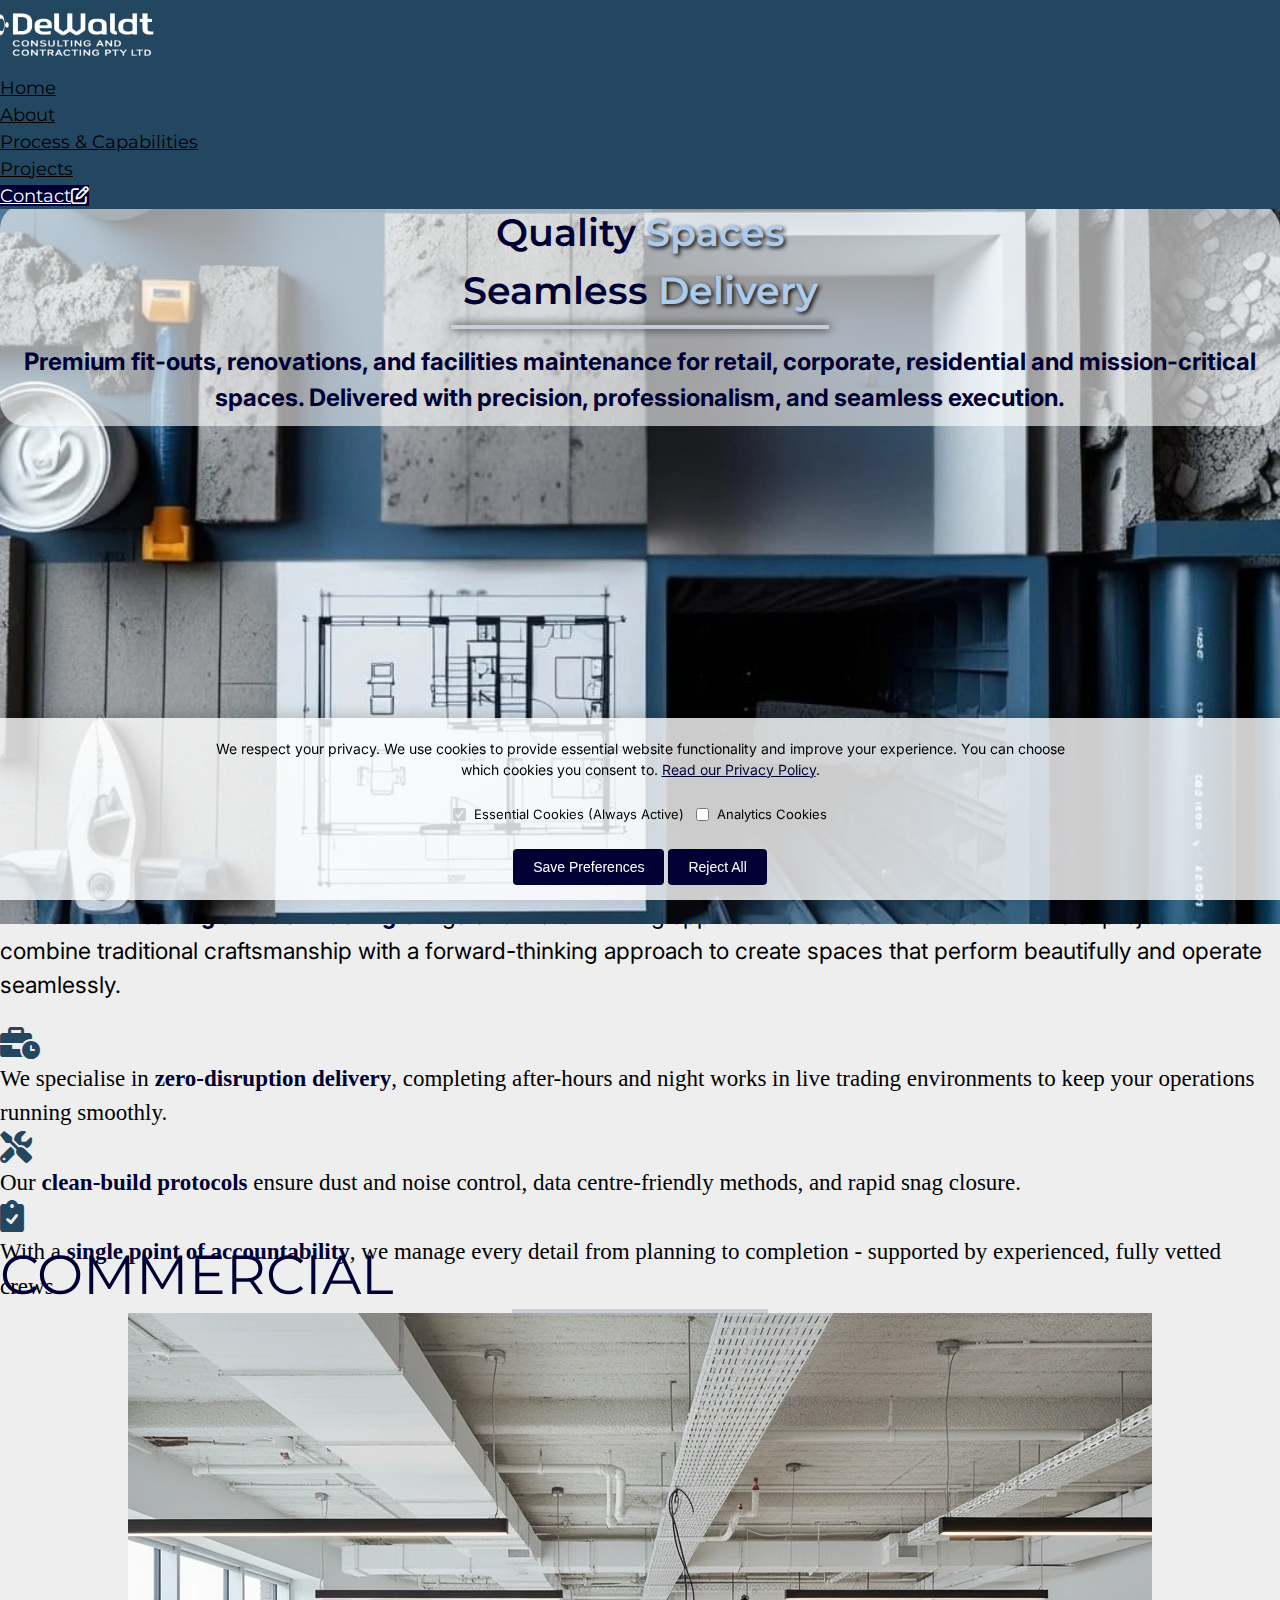
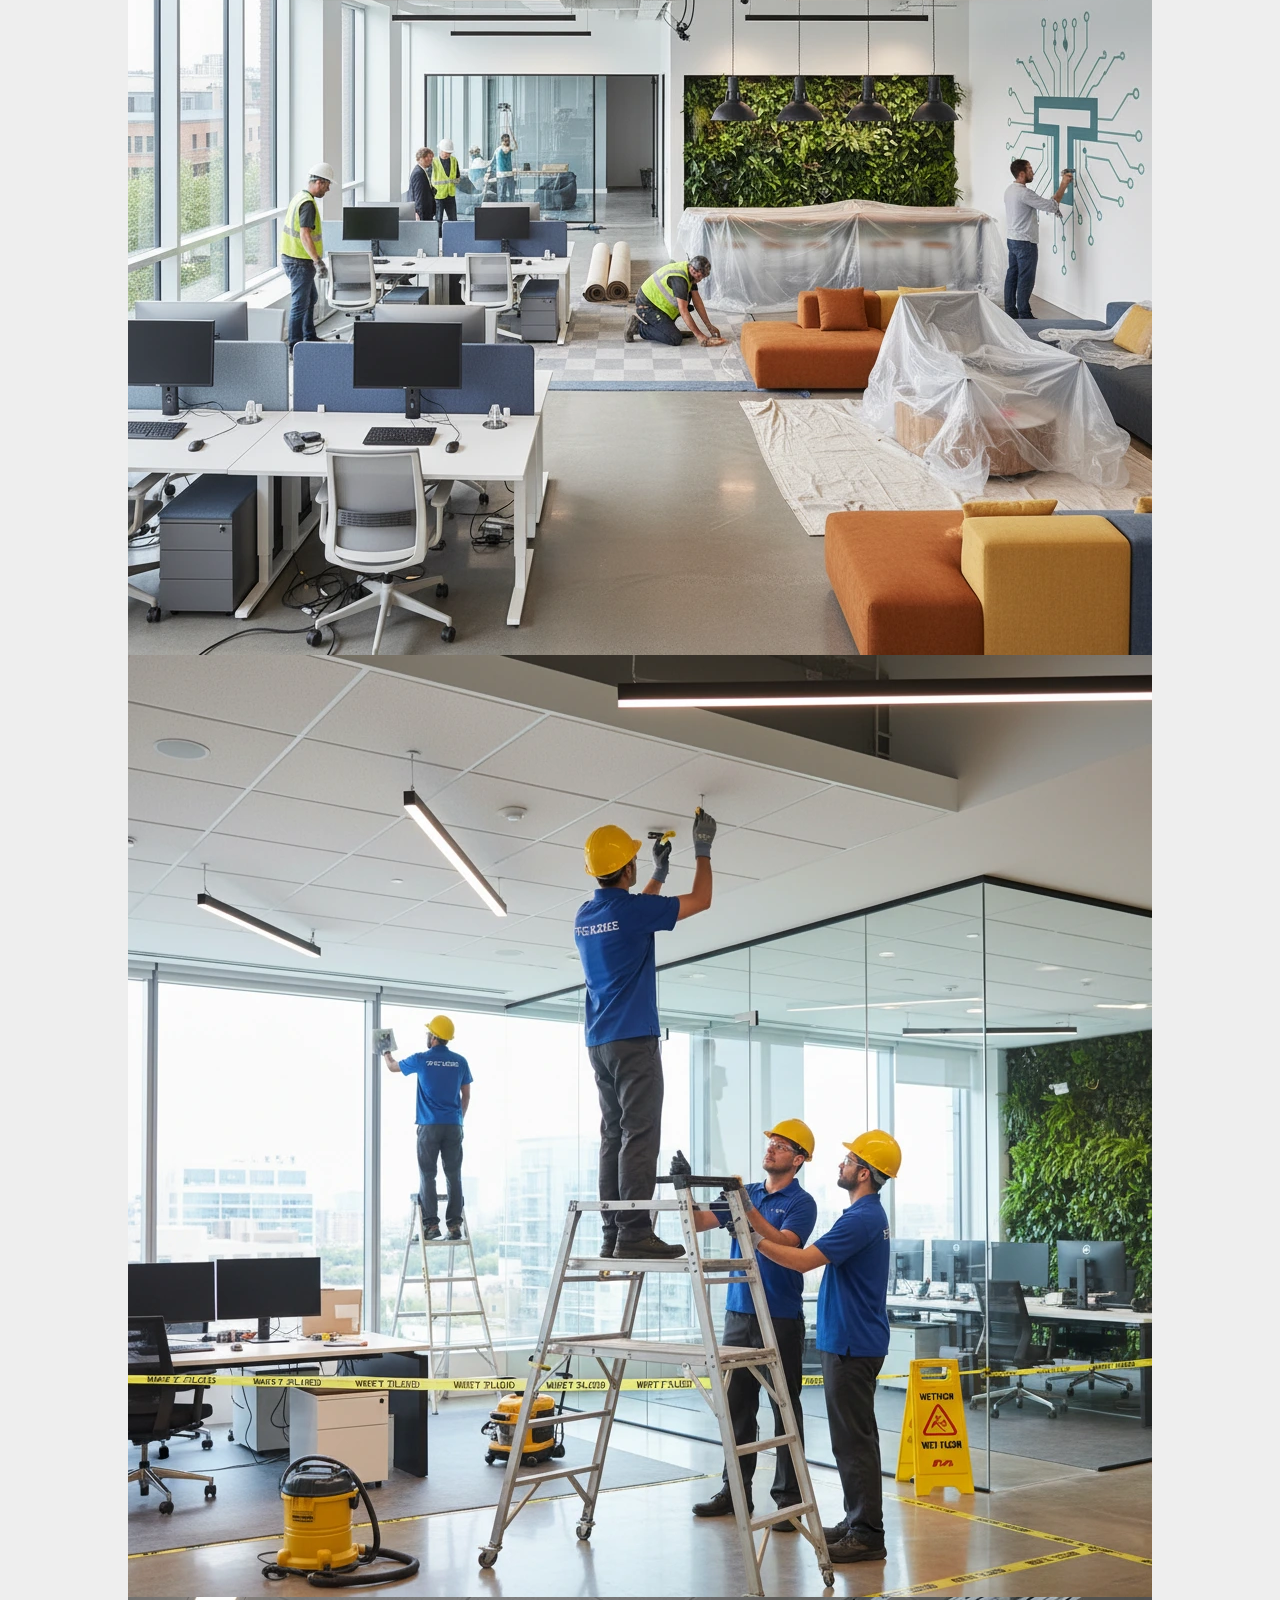
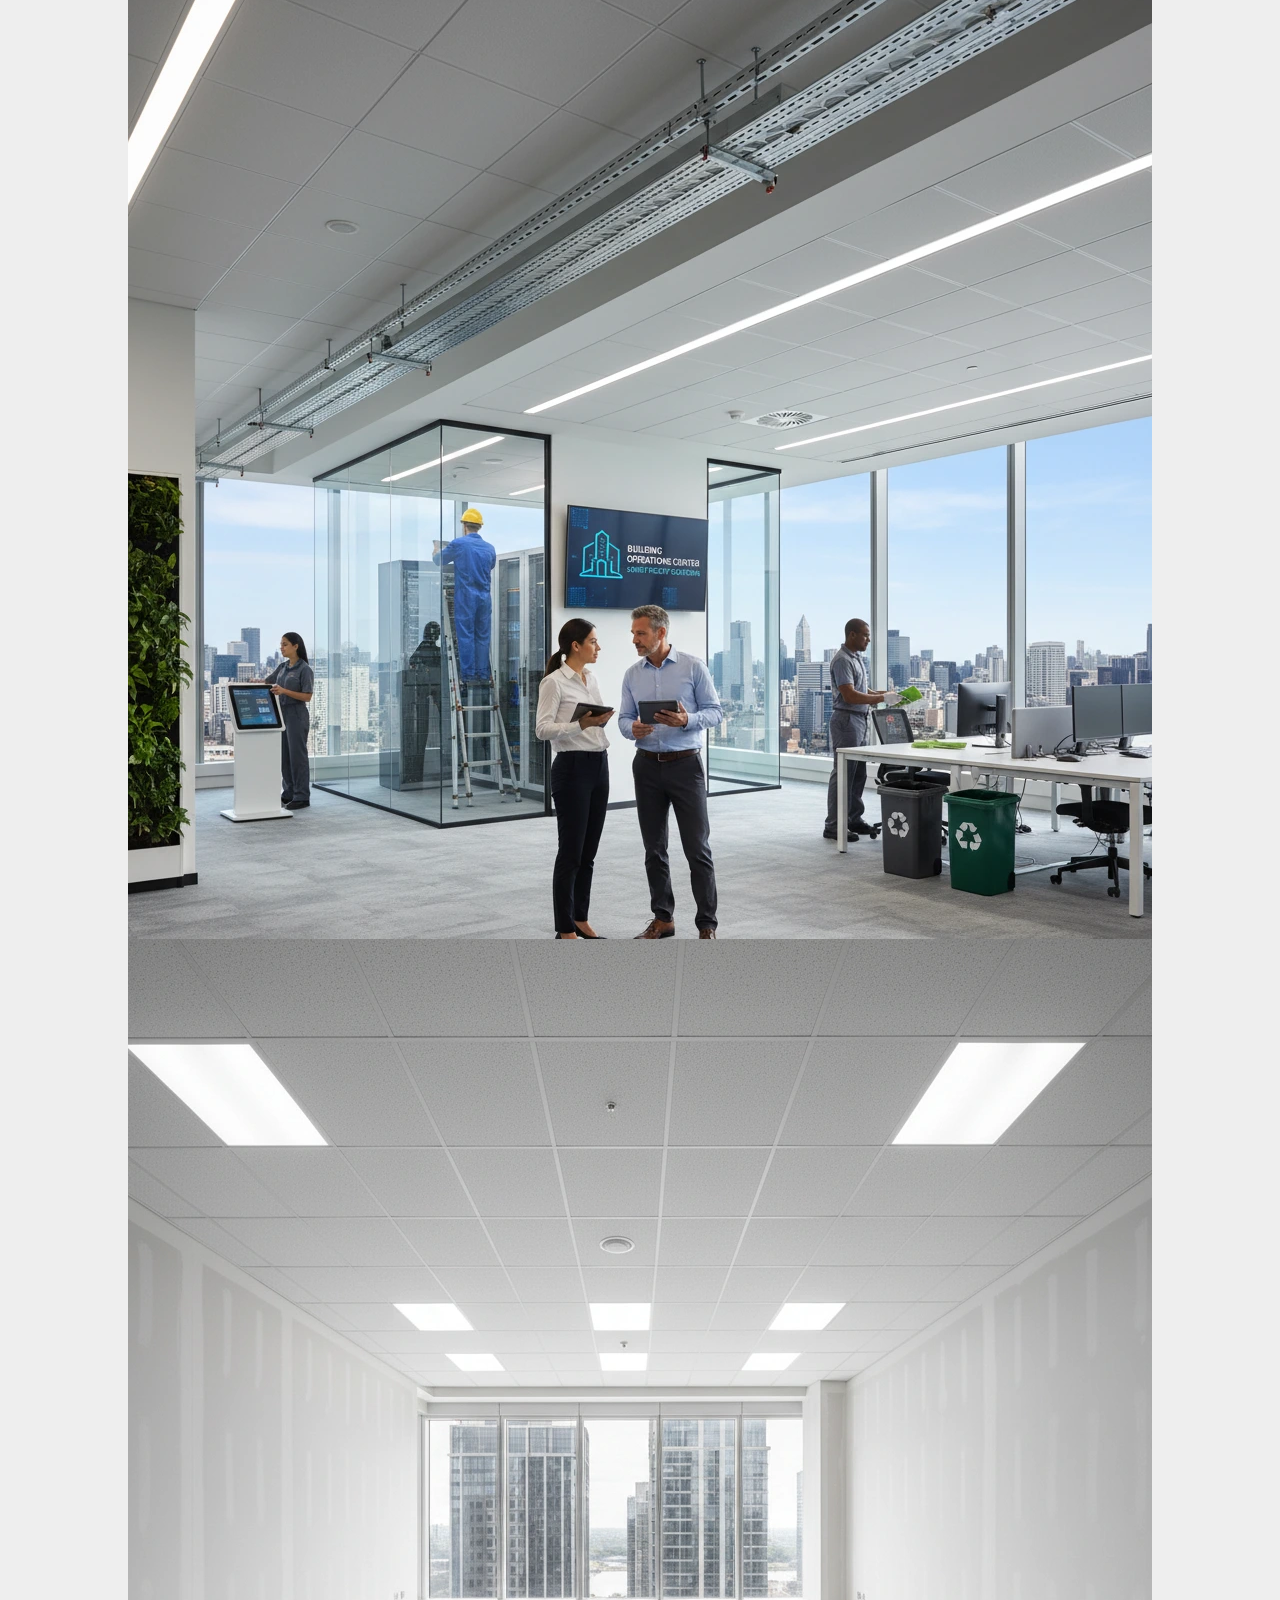
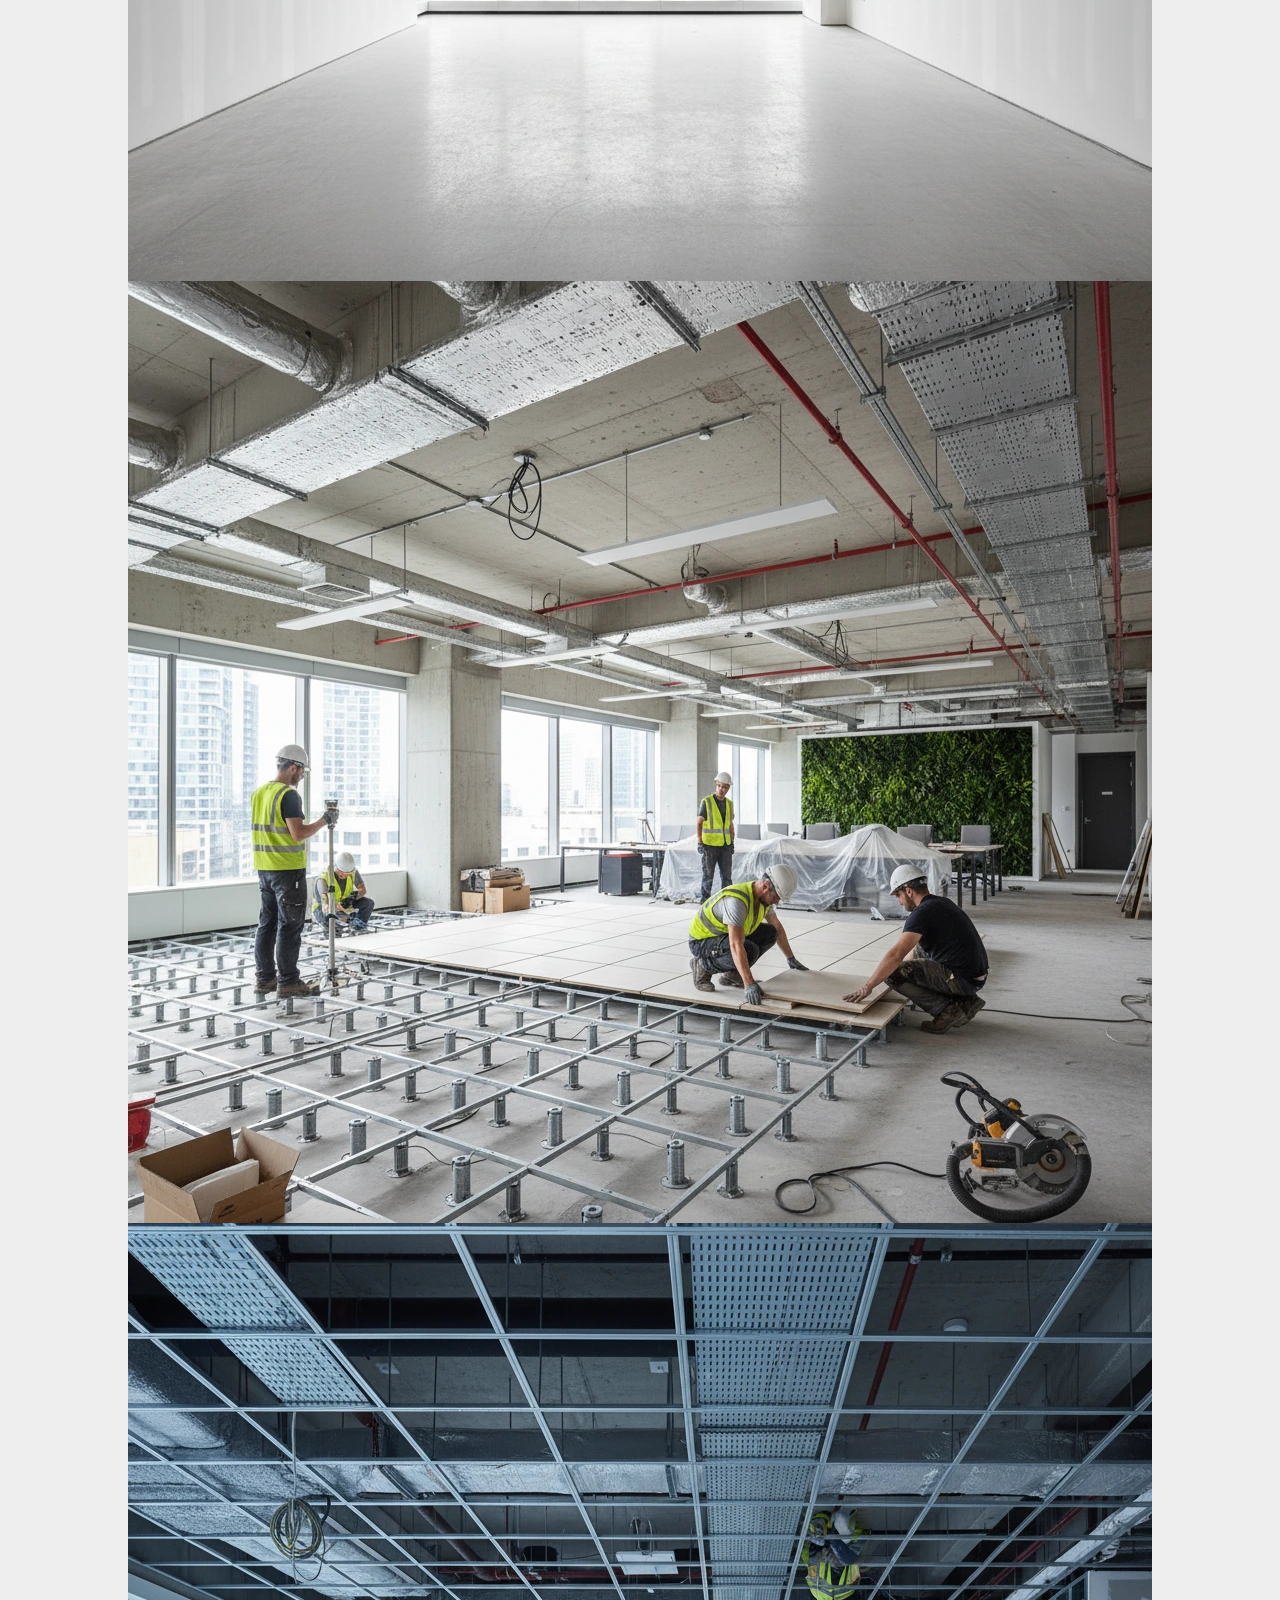
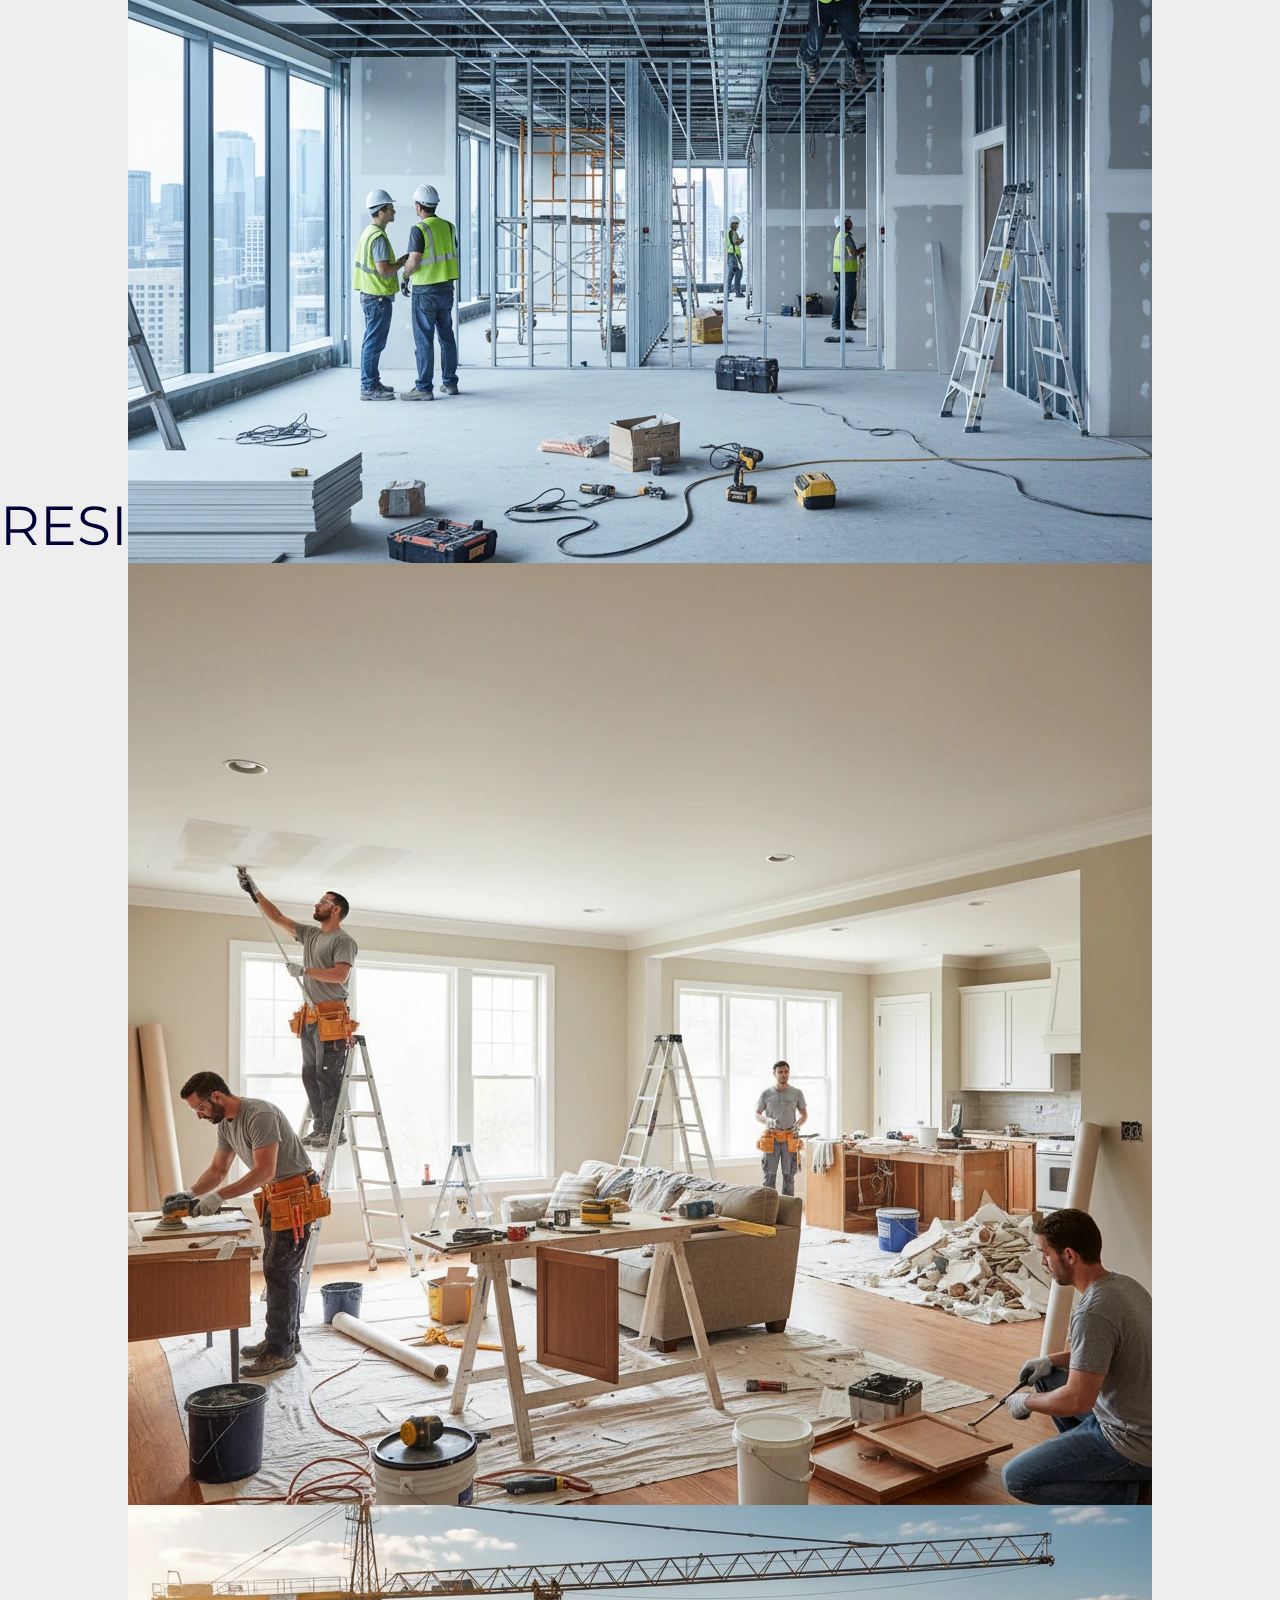
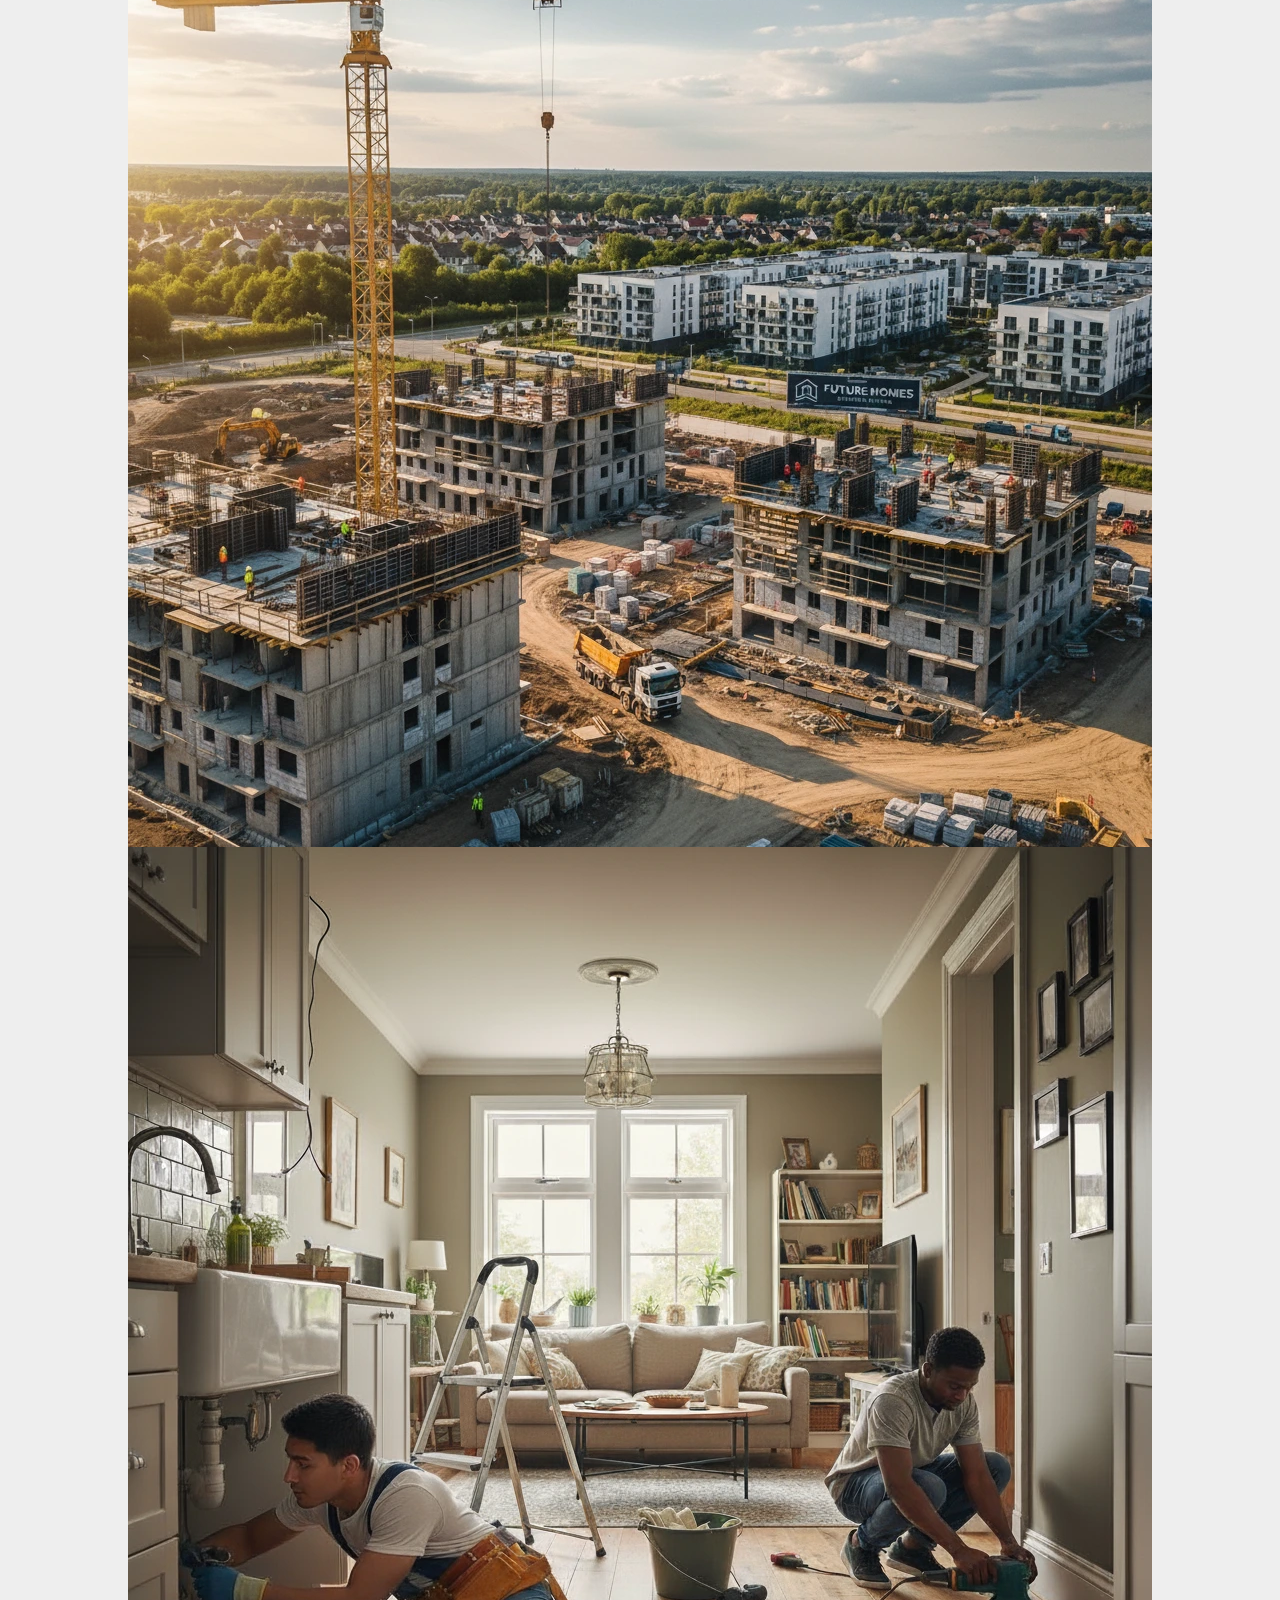
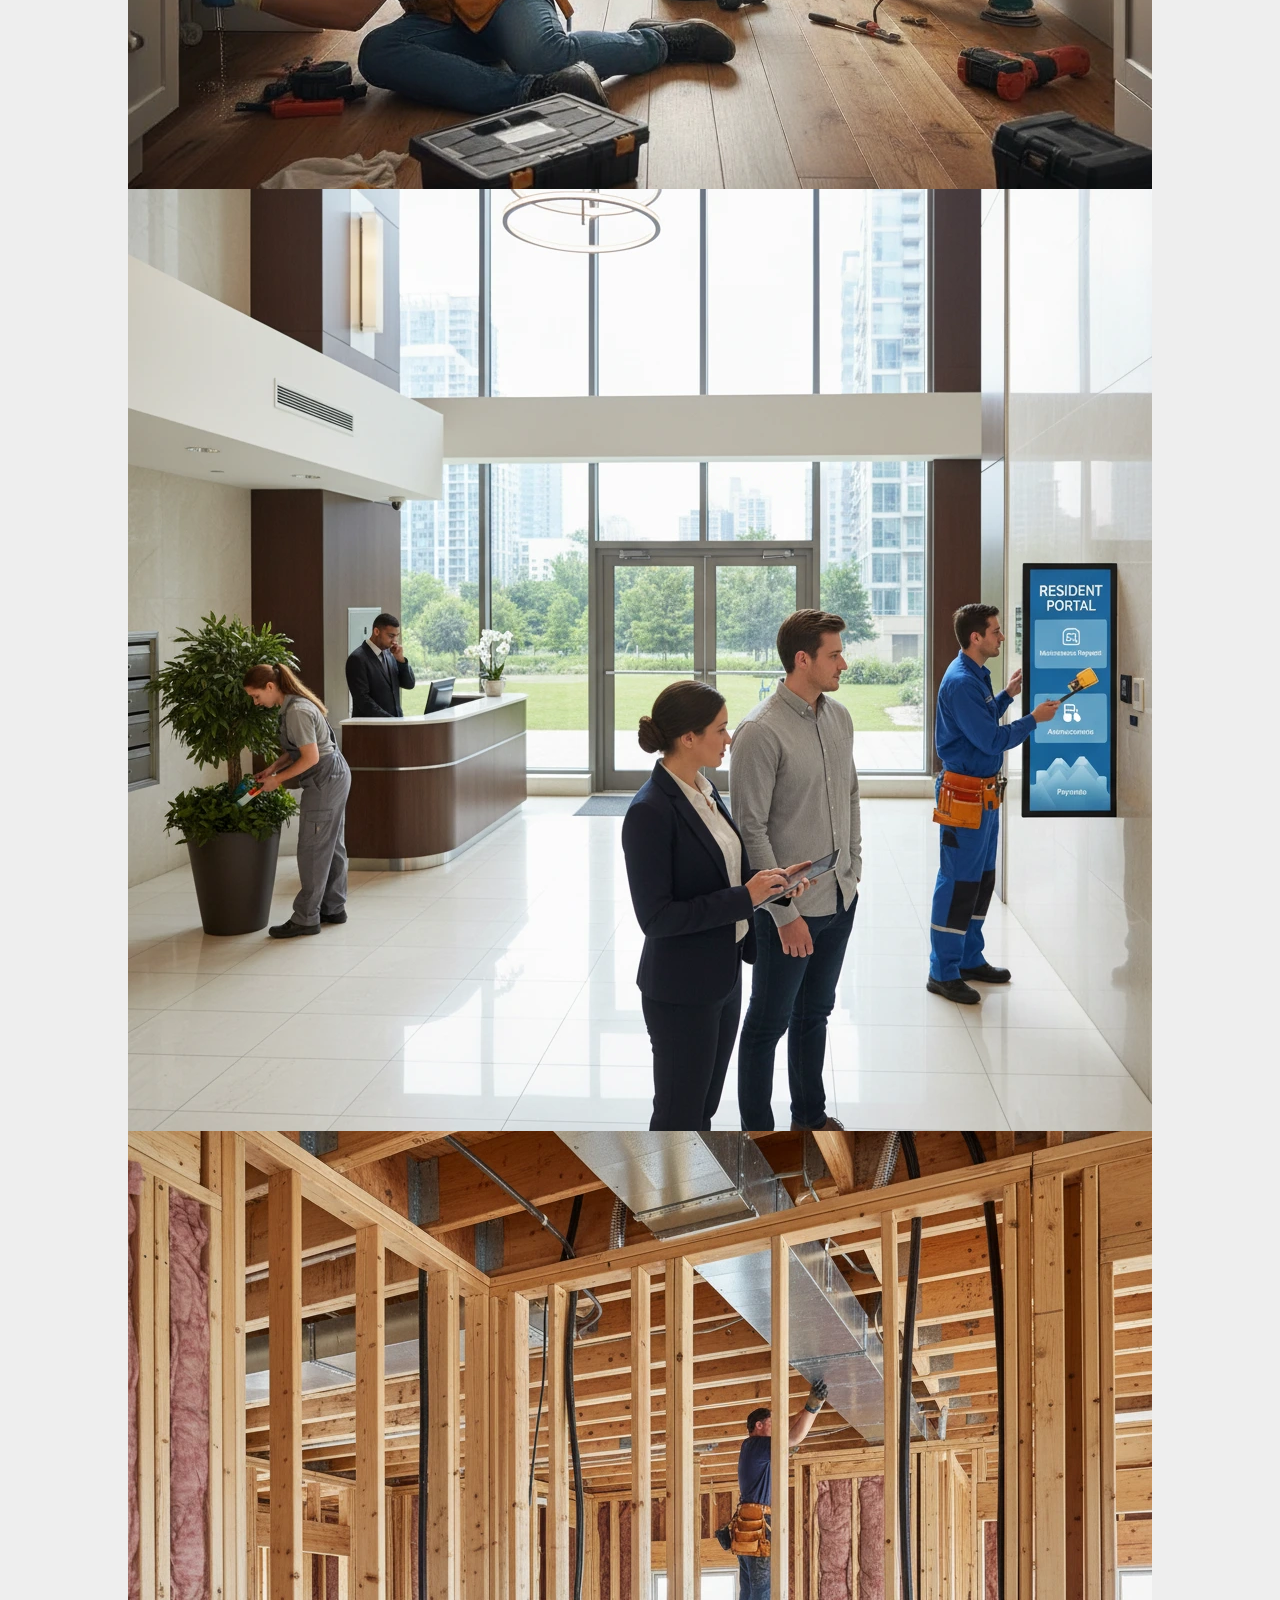
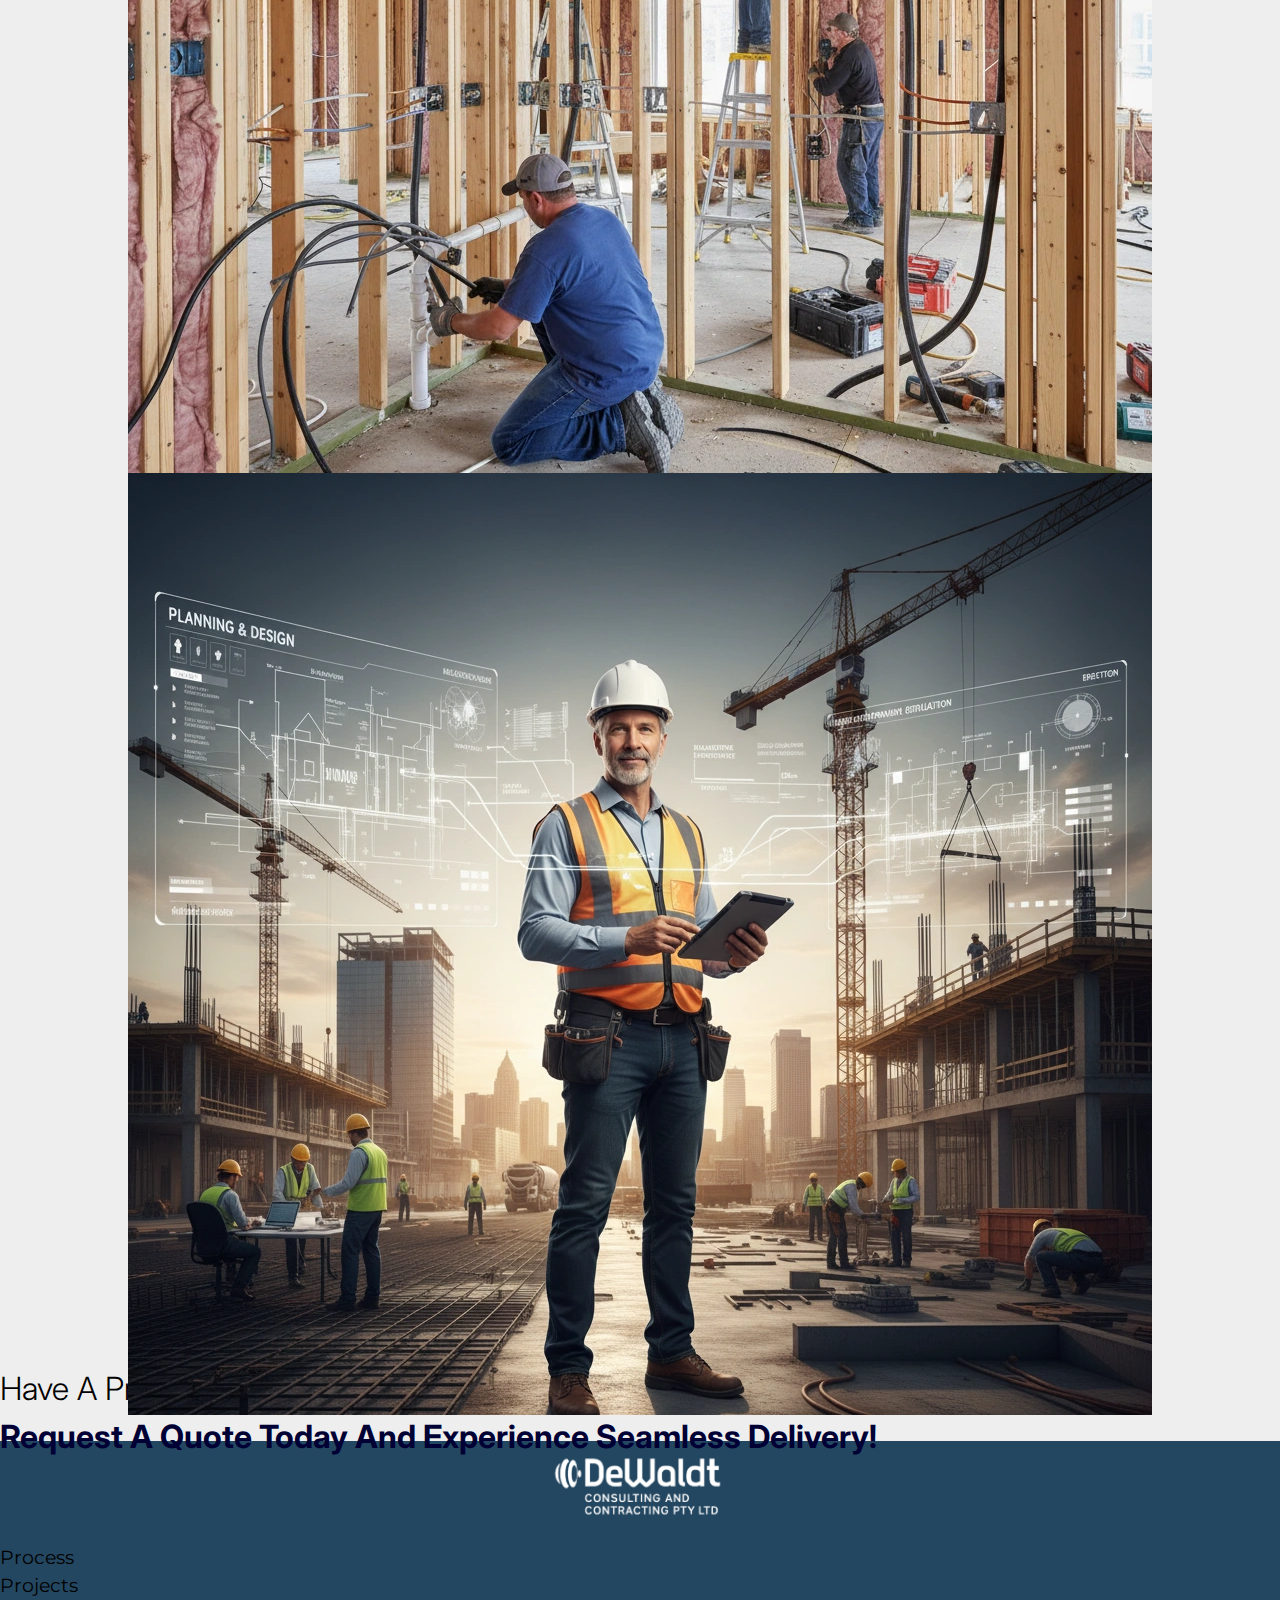
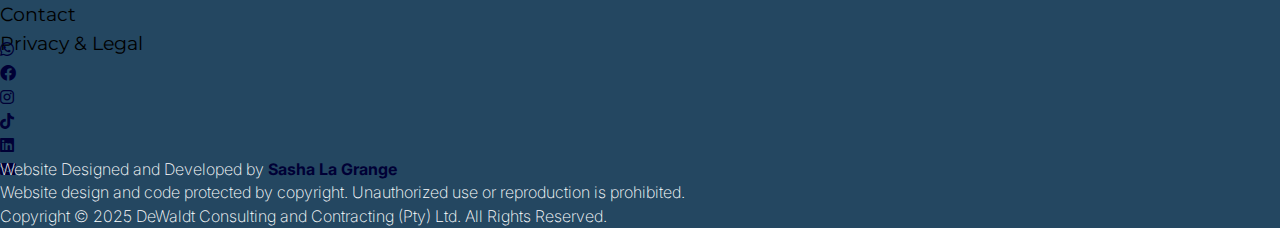
<file: index.html>
<!DOCTYPE html>
<!-- 
  © 2025 Sasha La Grange and DeWaldt Consulting and Contracting (Pty) Ltd | www.dewaldtconsulting.co.za
  All website content and code are protected under copyright law.
  Unauthorized copying or reuse is prohibited.
-->
<html lang="en">
<head>
    <meta charset="UTF-8">
    <meta name="viewport" content="width=device-width, initial-scale=1.0">
    <title>DeWaldt Consulting and Contracting (Pty) Ltd | Commercial & Residential Construction, Maintenance & Project Management</title>
    <meta name="description" content="DeWaldt Consulting and Contracting delivers expert commercial fit-outs and residential renovations with zero-disruption delivery and a commitment to craftsmanship.">

    <!-- Meta Keywords -->
    <meta name="keywords" content="DeWaldt Consulting and Contracting, fit-out specialists, commercial fit-outs, residential fit-outs, zero-disruption delivery, construction services, project management, renovations, maintenance, night-works, clean builds, craftsmanship">

    <!-- Open Graph Tags -->
    <meta property="og:title" content="DeWaldt Consulting and Contracting (Pty) Ltd | Commercial & Residential Construction, Maintenance & Project Management">
    <meta property="og:description" content="DeWaldt Consulting and Contracting delivers expert commercial and residential fit-outs with zero-disruption delivery and a commitment to craftsmanship.">
    <meta property="og:type" content="website">
    <meta property="og:url" content="dewaldtconsulting.github.io">
    <meta property="og:site_name" content="DeWaldt Consulting and Contracting (Pty) Ltd">
    <meta property="og:image" content="dewaldtconsulting.github.io/assets/img/social-preview-dewaldt.jpg">
    <meta property="og:locale" content="en_ZA">

    <!-- Preload large image -->
    <link rel="preload" href="assets/img/DeWaldt-Consulting-Background.webp" as="image">
    <link rel="preload" href="assets/img/all-round-planning.webp" as="image">
    <link rel="preload" href="assets/img/ceilings-partitions.webp" as="image">
    <link rel="preload" href="assets/img/commercial-facility-management.webp" as="image">
    <link rel="preload" href="assets/img/commercial-fitouts.webp" as="image">
    <link rel="preload" href="assets/img/commercial-maintenance.webp" as="image">
    <link rel="preload" href="assets/img/mep.webp" as="image">
    <link rel="preload" href="assets/img/new-builds.webp" as="image">
    <link rel="preload" href="assets/img/raised-flooring.webp" as="image">
    <link rel="preload" href="assets/img/residential-facility-management.webp" as="image">
    <link rel="preload" href="assets/img/residential-maintenance.webp" as="image">
    <link rel="preload" href="assets/img/residential-renovations.webp" as="image">
    <link rel="preload" href="assets/img/white-box.webp" as="image">

    <!-- Stylesheets -->
    <link rel="stylesheet" href="https://lunevedy.com/assets/2.0/css/lunevedy.min.css">
    <link rel="stylesheet" href="assets/css/global.css">

    <!-- Google Fonts -->
    <link rel="preconnect" href="https://fonts.googleapis.com">
    <link rel="preconnect" href="https://fonts.gstatic.com" crossorigin>
    <link href="https://fonts.googleapis.com/css2?family=Inter:ital,opsz,wght@0,14..32,100..900;1,14..32,100..900&family=Montserrat:ital,wght@0,100..900;1,100..900&display=swap" rel="stylesheet">
    
    <!-- Font Awesome 6 icons for buttons -->
    <link rel="stylesheet" href="https://cdnjs.cloudflare.com/ajax/libs/font-awesome/6.0.0/css/all.min.css" integrity="sha512-9usAa10IRO0HhonpyAIVpjrylPvoDwiPUiKdWk5t3PyolY1cOd4DSE0Ga+ri4AuTroPR5aQvXU9xC6qOPnzFeg==" crossorigin="anonymous" referrerpolicy="no-referrer">

    <!-- Favicons -->
    <link rel="icon" type="image/png" href="assets/img/favicons/favicon-96x96.png" sizes="96x96">
    <link rel="icon" type="image/svg+xml" href="assets/img/favicons/favicon.svg">
    <link rel="shortcut icon" href="assets/img/favicons/favicon.ico">
    <link rel="apple-touch-icon" sizes="180x180" href="assets/img/favicons/apple-touch-icon.png">
    <meta name="apple-mobile-web-app-title" content="MyWebSite">
    <link rel="manifest" href="assets/img/favicons/site.webmanifest">

    <!-- Google Analytics-->

</head>

<body>

<!--navbar menu begins here-->
<nav class="theme-light">
	<div class="container-menu">
		<a href="index.html" class="brand">
			<img src="assets/img/logo.png" alt="DeWaldt Consulting and Contracting - Commercial & Residential Construction, Maintenance & Project Management" width="200" height="100">
		</a>

		<div class="container-menu-links">

			<!-- hamburger icon -->
			<div class="nav-toggle" id="nav-toggle-btn">
				<div class="bar-1"></div>
				<div class="bar-2"></div>
				<div class="bar-3"></div>
			</div>

			<!-- List of links -->
			<ul class="links-wrapper">
				<li><a href="index.html">Home</a></li>
				<li><a href="about/index.html">About</a></li>
                <li><a href="process/index.html">Process & Capabilities</a></li>
                <li><a href="projects/index.html">Projects</a></li>
				<li><a class="btn btn-solid btn-soft btn-shadow" id="btn-cta" href="contact/index.html"><span>Contact</span><i class="fa-regular fa-pen-to-square"></i></a></li>
			</ul>

		</div><!-- closes container-menu-links -->
	</div><!-- closes container-menu -->
</nav>
<!-- navbar menu ends here -->

<!-- header starts here -->
<header class="theme-light hero-bg text-center-desktop text-center-mobile">

    <div class="container-text">
        <h1>Quality<span class="highlight"> Spaces</span> <br> Seamless <span class="highlight">Delivery</span></h1>
        <span class="divider"></span>
        <h2>Premium fit-outs, renovations, and facilities maintenance for retail, corporate, residential and mission-critical spaces. Delivered with precision, professionalism, and seamless execution.</h2>
    </div>

    <div class="container-btn">
        <a href="projects/index.html" class="btn btn-solid btn-soft btn-shadow btn-uppercase"><i class="fa-solid fa-archway"></i><span>View Projects</span></a>
        <a href="contact/index.html" class="btn btn-solid btn-soft btn-shadow btn-uppercase"><i class="fa-regular fa-file-lines"></i><span>Request Quote</span></a>
    </div>

    <div class="container-media">
        <img src="assets/img/DeWaldt-Consulting-Background.webp" alt="Grid of essential building and design elements including paint tools, a safety hard hat, construction rubble, a floor plan blueprint, and plumbing pipes, symbolizing comprehensive construction consulting services.">
    </div>

    <div class="container-overlay"></div>

</header>
<!-- header ends here -->

<!-- Main content of web page in sections -->
<main>
    <!-- section starts here -->
    <section class="theme-light w-820px section-selector-3 text-center-desktop text-center-mobile">

        <p class="intro"><b class="bold-text">DeWaldt Consulting and Contracting</b> brings a forward-thinking approach to <b class="bold-text">residential</b> and <b class="bold-text">commercial</b> projects. We combine traditional craftsmanship with a forward-thinking approach to create spaces that perform beautifully and operate seamlessly.</p>
        <br>

        <div class="services">
            <div class="service-item">
                <i class="fa-solid fa-business-time fa-2x"></i>
                <p>We specialise in <b class="bold-text">zero-disruption delivery</b>, completing after-hours and night works in live trading environments to keep your operations running smoothly.</p>
            </div>

            <div class="service-item">
                <i class="fa-solid fa-screwdriver-wrench fa-2x"></i>
                <p>Our <b class="bold-text">clean-build protocols</b> ensure dust and noise control, data centre-friendly methods, and rapid snag closure.</p>
            </div>

            <div class="service-item">
                <i class="fa-solid fa-clipboard-check fa-2x"></i>
                <p>With a <b class="bold-text">single point of accountability</b>, we manage every detail from planning to completion - supported by experienced, fully vetted crews.</p>
             </div>
         </div>
    </section>
    <!-- section ends here -->

    <!-- section starts here -->
	<section class="theme-light section-selector-1 w-1356px">
        <div class="col-1 w-820px text-center">
            <h2>Commercial</h2>
            <div class="underline"></div>
		</div>

		<!-- Begin three-column flexbox grid -->
		<div class="flex-cols-3 cols-gap-1 text-center rows-gap-1">

            <div class="col-3">
                <figure class="fig-shadows-box">
                    <img src="assets/img/commercial-fitouts.webp" alt="Newly completed commercial office interior fit-out with multiple workstations, modern overhead lighting, a prominent living green wall, and an artistic circuit board mural being painted. Construction workers are present for final touches, indicating a space nearing occupancy">
                    <div class="text-box">
                    <div class="text">Fit-Outs</div>
                    </div>
                </figure>	
            </div>

            <div class="col-3">
                <figure class="fig-shadows-box">
                    <img src="assets/img/commercial-maintenance.webp" alt="Commercial office maintenance crew installing or inspecting ceiling fixtures and lighting in a modern workspace. Three uniformed technicians with yellow hard hats and blue shirts are working with ladders, surrounded by workstations, a glass partition, and a prominent living green wall, highlighting professional office fit-out or facility management services.">
                    <div class="text-box">
                    <div class="text">Building Maintenance</div>
                    </div>
                </figure>	
            </div>

            <div class="col-3">
                <figure class="fig-shadows-box">
                    <img src="assets/img/commercial-facility-management.webp" alt="Two facility management professionals, a man and a woman, consult over digital tablets in a modern commercial office with a city skyline view. Maintenance technicians are actively servicing the HVAC/lighting infrastructure in a glass-walled Building Operations Center, symbolizing integrated facilities services within an active corporate workspace.">
                    <div class="text-box">
                    <div class="text">Facility Management</div>
                    </div>
                </figure>	
            </div>

            <div class="col-3">
				<figure class="fig-shadows-box">
                    <img src="assets/img/white-box.webp" alt="Completed White Box commercial office space with a new drop ceiling, recessed lighting, raw concrete floor, and unpainted gypsum walls. The blank shell space is ready for tenant fit-out, featuring a large window with a city view.">
                    <div class="text-box">
                    <div class="text">White-Box Restoration</div>
                    </div>
				</figure>	
			</div>

			<div class="col-3">
				<figure class="fig-shadows-box">
                    <img src="assets/img/raised-flooring.webp" alt="Construction crew installing a raised access flooring system in a commercial office. Workers in safety vests are setting up the metal pedestal grid and laying the modular floor panels, creating a void beneath for MEP systems like visible overhead ductwork and cable trays.">
                    <div class="text-box">
                    <div class="text">Raised Flooring</div>
                    </div>
				</figure>	
			</div>

			<div class="col-3">
				<figure class="fig-shadows-box">
                    <img src="assets/img/ceilings-partitions.webp" alt="Interior construction site showing installation of a suspended ceiling grid and metal stud partitions for a new commercial office fit-out. Construction workers in hard hats and vests are assembling the drywall framing and modular ceiling system in a high-rise space with large exterior windows.">
                    <div class="text-box">
                    <div class="text">Ceilings & Partitions</div>
                    </div>
				</figure>	
			</div>
		</div>
		<!-- End three-column flexbox grid -->
	</section>
	<!-- section ends here -->

    <!-- section starts here -->
	<section class="theme-light section-selector-2 w-1356px">
        <div class="col-1 w-820px text-center">
            <h2>Residential</h2>
            <div class="underline"></div>
		</div>

		<!-- Begin three-column flexbox grid -->
		<div class="flex-cols-3 cols-gap-1 text-center rows-gap-1">

            <div class="col-3">
                <figure class="fig-shadows-box">
                    <img src="assets/img/residential-renovations.webp" alt="Team of four contractors performing residential interior renovation work in a large, bright living space with a connected kitchen. Workers are sanding woodwork, applying plaster to a ceiling, and preparing for cabinet installation, showcasing professional home remodeling services.">
                    <div class="text-box">
                    <div class="text">Renovations</div>
                    </div>
                </figure>	
            </div>

            <div class="col-3">
                <figure class="fig-shadows-box">
                    <img src="assets/img/new-builds.webp" alt="Aerial view of a new residential construction site with multiple mid-rise apartment buildings under development. A large tower crane dominates the foreground over exposed concrete structures, symbolizing multi-family housing development and commercial project management.">
                    <div class="text-box">
                    <div class="text">Developments</div>
                    </div>
                </figure>	
            </div>

            <div class="col-3">
                <figure class="fig-shadows-box">
                    <img src="assets/img/residential-maintenance.webp" alt="Two home maintenance technicians performing repairs in a modern residence. One worker adjusts plumbing under a farmhouse sink in the kitchen, while the other sands hardwood flooring in the living area, showcasing professional residential repair services.">
                    <div class="text-box">
                    <div class="text">Building Maintenance</div>
                    </div>
                </figure>	
            </div>
         
            <div class="col-3">
				<figure class="fig-shadows-box">
                    <img src="assets/img/residential-facility-management.webp" alt="Lobby of a high-rise residential building showcasing property management and facility services. A couple interacts with a digital Resident Portal next to a maintenance technician, while a concierge and cleaner work nearby, symbolizing comprehensive residential facility management.">
                    <div class="text-box">
                    <div class="text">Facility Management</div>
                    </div>
				</figure>	
			</div>

			<div class="col-3">
				<figure class="fig-shadows-box">
                    <img src="assets/img/mep.webp" alt="Construction crew installing MEP systems (Mechanical, Electrical, and Plumbing) during the rough-in phase of a new build. Technicians are connecting ductwork and electrical wiring from a ladder, while another works on the plumbing lines in the wood-framed interior with visible insulation.">
                    <div class="text-box">
                    <div class="text">MEP & Fire </div>
                    </div>
				</figure>	
			</div>

			<div class="col-3">
				<figure class="fig-shadows-box">
                    <img src="assets/img/all-round-planning.webp" alt="Senior construction consultant or project manager standing on an active construction site, holding a digital tablet. The scene features multiple transparent holographic screens displaying building blueprints, planning data, and design specifications, symbolizing comprehensive all-round project planning and integrated consulting services.">
                    <div class="text-box">
                    <div class="text">Project Planning & Management</div>
                    </div>
				</figure>	
			</div>
		</div>
		<!-- End three-column flexbox grid -->
	</section>
    <!-- section ends here -->

    <!-- section starts here -->
    <section class="theme-light section-selector-4 w-1024px text-center-desktop text-center-mobile">

        <h3>Have A Project In Mind? Let's Make It Happen.</h3>
        <p><a href="contact/index.html">Request A Quote Today And Experience Seamless Delivery!</a></p>

    </section>
	<!-- section ends here -->
    <!-- Sections End -->
</main>
<!-- main ends here -->

<!-- footer starts here -->
<footer class="footer-0 text-center-desktop text-center-mobile theme-light">

    <img src="assets/img/logo.png" alt="DeWaldt Consulting and Contracting logo" width="200" height="100">
        
    <ul class="footer-links">		
        <li><a href="process/index.html">Process</a></li>
        <li><a href="projects/index.html">Projects</a></li>
        <li><a href="contact/index.html">Contact</a></li>
        <li><a href="privacy-policy.html" target="_blank">Privacy & Legal</a></li>
    </ul>
	
    <ul class="footer-icons">
        <li><a href="javascript:void(0)"><i class="fa-brands fa-whatsapp"></i></a></li>
        <li><a href="javascript:void(0)"><i class="fa-brands fa-facebook"></i></a></li>
        <li><a href="javascript:void(0)"><i class="fa-brands fa-instagram"></i></a></li>
        <li><a href="javascript:void(0)"><i class="fa-brands fa-tiktok"></i></a></li>
        <li><a href="javascript:void(0)"><i class="fa-brands fa-linkedin"></i></a></li>
        <li><a href="mailto:dewaldtconsulting@proton.me"><i class="fa-solid fa-envelope"></i></a></li>
    </ul>

    <div class="designby">
    <p>Website Designed and Developed by <a href="https://www.linkedin.com/in/sasha95lagrange/" target="_blank">Sasha La Grange</a></p>
    <br>
    <p>Website design and code protected by copyright. Unauthorized use or reproduction is prohibited.</p>
    </div>
        
    <div class="copyright">	
    <p>Copyright © 2025 DeWaldt Consulting and Contracting (Pty) Ltd. All Rights Reserved.</p>
    </div>

</footer>
<!-- footer ends here -->

<!-- JavaScript for mobile menu toggle -->
<script>
const navToggle = document.getElementById("nav-toggle-btn");
const navLinks = document.querySelector(".links-wrapper");

// Mobile menu toggle
navToggle.addEventListener("click", () => {
    navLinks.classList.toggle("active");
});
</script>

<!-- JavaScript for POPIA -->
<script src="assets/js/popia.js"></script>

</body>
</html>
</file>
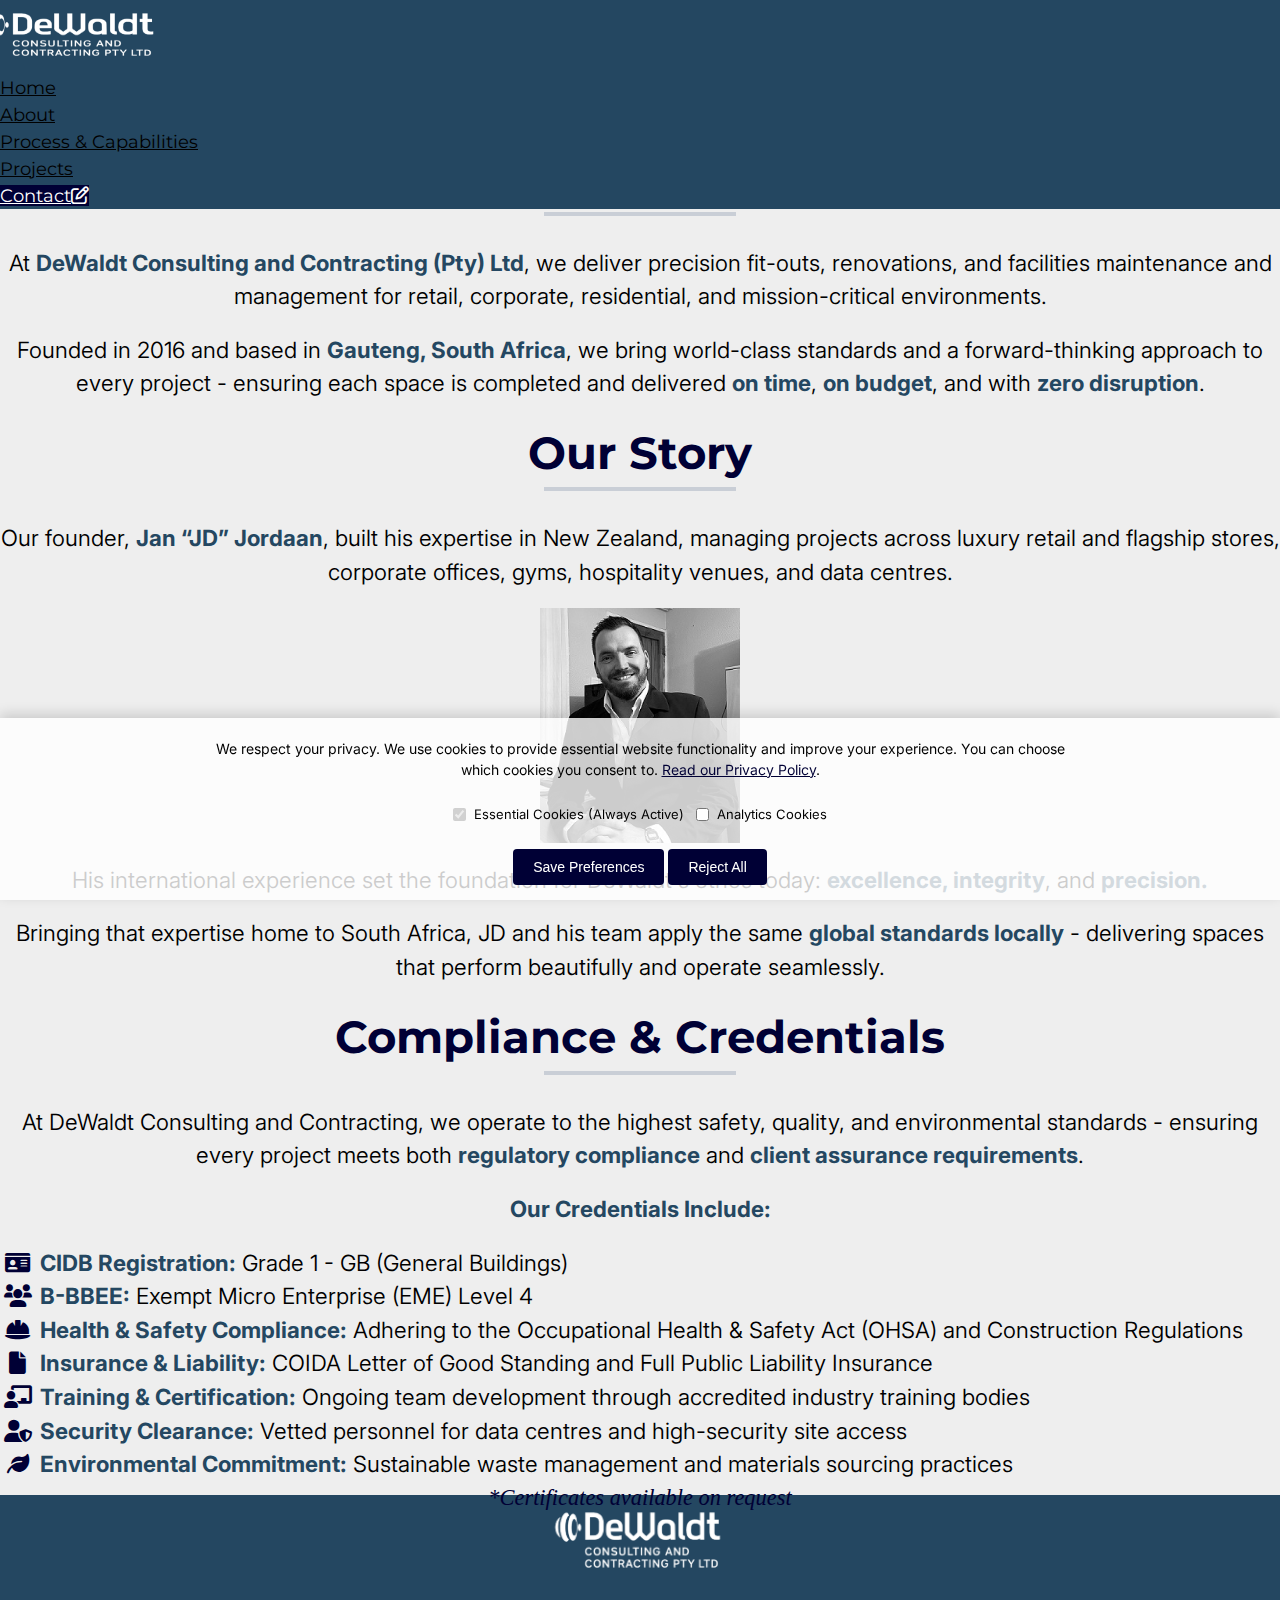
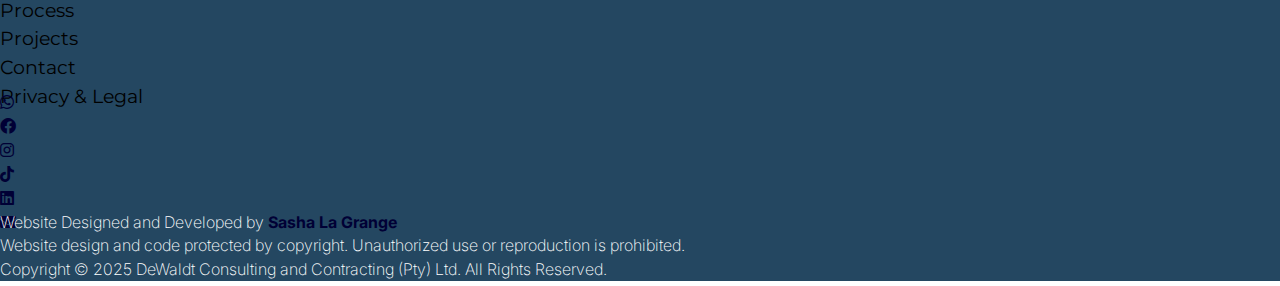
<file: about/index.html>
<!DOCTYPE html>
<!-- 
  © 2025 Sasha La Grange and DeWaldt Consulting and Contracting (Pty) Ltd | www.dewaldtconsulting.co.za
  All website content and code are protected under copyright law.
  Unauthorized copying or reuse is prohibited.
-->
<html lang="en">
<head>
    <meta charset="UTF-8">
    <meta name="viewport" content="width=device-width, initial-scale=1.0">
    <title>About | DeWaldt Consulting and Contracting (Pty) Ltd</title>
    <meta name="description" content="Discover the story behind DeWaldt Consulting and Contracting - delivering quality commercial fit-outs and residential renovations built on craftsmanship and integrity.">

    <!-- Meta Keywords -->
    <meta name="keywords" content="DeWaldt Consulting and Contracting, South Africa, company story, craftsmanship, integrity, innovation, precision, global standards, compliance, residential projects, commercial projects, construction values">

    <!-- Open Graph Tags -->
    <meta property="og:title" content="About | DeWaldt Consulting and Contracting (Pty) Ltd">
    <meta property="og:description" content="Discover the story behind DeWaldt Consulting and Contracting - delivering quality commercial and residential fit-outs built on craftsmanship and integrity.">
    <meta property="og:type" content="website">
    <meta property="og:url" content="dewaldtconsulting.github.io/about">
    <meta property="og:site_name" content="DeWaldt Consulting and Contracting (Pty) Ltd">
    <meta property="og:image" content="dewaldtconsulting.github.io/assets/img/social-preview-founder.jpg">
    <meta property="og:locale" content="en_ZA">

    <!-- Preload large image -->
    <link rel="preload" href="../assets/img/founder.jpg" as="image">

    <!-- Stylesheets -->
    <link rel="stylesheet" href="https://lunevedy.com/assets/2.0/css/lunevedy.min.css" />
    <link rel="stylesheet" href="../assets/css/global.css">

    <!-- Google Fonts -->
    <link rel="preconnect" href="https://fonts.googleapis.com">
    <link rel="preconnect" href="https://fonts.gstatic.com" crossorigin>
    <link href="https://fonts.googleapis.com/css2?family=Inter:ital,opsz,wght@0,14..32,100..900;1,14..32,100..900&family=Montserrat:ital,wght@0,100..900;1,100..900&display=swap" rel="stylesheet">

    <!-- Font Awesome 6 icons for buttons -->
    <link rel="stylesheet" href="https://cdnjs.cloudflare.com/ajax/libs/font-awesome/6.0.0/css/all.min.css" integrity="sha512-9usAa10IRO0HhonpyAIVpjrylPvoDwiPUiKdWk5t3PyolY1cOd4DSE0Ga+ri4AuTroPR5aQvXU9xC6qOPnzFeg==" crossorigin="anonymous" referrerpolicy="no-referrer">

    <!-- Favicons -->
    <link rel="icon" type="image/png" href="../assets/img/favicons/favicon-96x96.png" sizes="96x96">
    <link rel="icon" type="image/svg+xml" href="../assets/img/favicons/favicon.svg">
    <link rel="shortcut icon" href="../assets/img/favicons/favicon.ico">
    <link rel="apple-touch-icon" sizes="180x180" href="../assets/img/favicons/apple-touch-icon.png">
    <meta name="apple-mobile-web-app-title" content="MyWebSite">
    <link rel="manifest" href="../assets/img/favicons/site.webmanifest">

    <!-- Google Analytics-->

</head>

<body>

<!--navbar menu begins here-->
<nav class="theme-light">
	<div class="container-menu">
		<a href="../index.html" class="brand">
			<img src="../assets/img/logo.png" alt="DeWaldt Consulting and Contracting - Commercial & Residential Construction, Maintenance & Project Management" width="200" height="100">
		</a>

		<div class="container-menu-links">

			<!-- hamburger icon -->
			<div class="nav-toggle" id="nav-toggle-btn">
				<div class="bar-1"></div>
				<div class="bar-2"></div>
				<div class="bar-3"></div>
			</div>

			<!-- List of links -->
			<ul class="links-wrapper">
				<li><a href="../index.html">Home</a></li>
				<li><a href="index.html">About</a></li>
                <li><a href="../process/index.html">Process & Capabilities</a></li>
                <li><a href="../projects/index.html">Projects</a></li>
				<li><a class="btn btn-solid btn-soft btn-shadow" id="btn-cta" href="../contact/index.html"><span>Contact</span><i class="fa-regular fa-pen-to-square"></i></a></li>
			</ul>

		</div><!-- closes container-menu-links -->
	</div><!-- closes container-menu -->
</nav>
<!-- navbar menu ends here -->

<!-- Main content of web page in sections -->
<main>

    <!-- section starts here -->
    <section class="theme-light section-selector-5 w-1024px">
      
        <h3 class="about-headings">Who We Are</h3>
        <span class="divider"></span>
        <p class="about-text">At <b class="bold-text">DeWaldt Consulting and Contracting (Pty) Ltd</b>, we deliver precision fit-outs, renovations, and facilities maintenance and management for retail, corporate, residential, and mission-critical environments.</p>

        <p class="about-text">Founded in 2016 and based in <b class="bold-text">Gauteng, South Africa</b>, we bring world-class standards and a forward-thinking approach to every project - ensuring each space is completed and delivered <b class="bold-text">on time</b>, <b class="bold-text">on budget</b>, and with <b class="bold-text">zero disruption</b>.</p>

        <h3 class="about-headings">Our Story</h3>
        <span class="divider"></span>
        <p class="about-text">Our founder, <b class="bold-text">Jan “JD” Jordaan</b>, built his expertise in New Zealand, managing projects across luxury retail and flagship stores, corporate offices, gyms, hospitality venues, and data centres.</p>

        <img src="../assets/img/founder.jpg" class="founder" width="200" height="235" alt="Jan DeWaldt, Founder of DeWaldt Consulting and Contracting">
            
        <p class="about-text">His international experience set the foundation for DeWaldt's ethos today: <b class="bold-text">excellence, integrity</b>, and <b class="bold-text">precision.</b></p>

        <p class="about-text">Bringing that expertise home to South Africa, JD and his team apply the same <b class="bold-text">global standards locally</b> - delivering spaces that perform beautifully and operate seamlessly.</p>

        <h3 class="about-headings">Compliance & Credentials</h3>
        <span class="divider"></span>
        <p class="about-text">At DeWaldt Consulting and Contracting, we operate to the highest safety, quality, and environmental standards - ensuring every project meets both <b class="bold-text">regulatory compliance</b> and <b class="bold-text">client assurance requirements</b>.</p>

        <p class="about-text"><b class="bold-list">Our Credentials Include:</b></p>

        <ul class="fa-ul">
			<li><span class="fa-li"><i class="fa-solid fa-id-card"></i></span><b class="bold-list">CIDB Registration:</b> Grade 1 - GB (General Buildings)</li>

			<li><span class="fa-li"><i class="fa-solid fa-users"></i></span><b class="bold-list">B-BBEE:</b> Exempt Micro Enterprise (EME) Level 4</li>

			<li><span class="fa-li"><i class="fa-solid fa-hard-hat"></i></span><b class="bold-list">Health & Safety Compliance:</b> Adhering to the Occupational Health & Safety Act (OHSA) and Construction Regulations</li>

            <li><span class="fa-li"><i class="fa-solid fa-file"></i></span><b class="bold-list">Insurance & Liability:</b> COIDA Letter of Good Standing and Full Public Liability Insurance</li>

            <li><span class="fa-li"><i class="fa-solid fa-chalkboard-user"></i></span><b class="bold-list">Training & Certification:</b> Ongoing team development through accredited industry training bodies</li>

            <li><span class="fa-li"><i class="fa-solid fa-user-shield"></i></span><b class="bold-list">Security Clearance:</b> Vetted personnel for data centres and high-security site access</li>

            <li><span class="fa-li"><i class="fa-solid fa-leaf"></i></span><b class="bold-list">Environmental Commitment:</b> Sustainable waste management and materials sourcing practices</li>
		</ul>

        <p class="about-text-italics">*Certificates available on request</p>

    </section>
    <!-- section ends here -->
</main>
<!-- main ends here -->

<!-- footer starts here -->
<footer class="footer-0 text-center-desktop text-center-mobile theme-light">

    <img src="../assets/img/logo.png" alt="DeWaldt Consulting and Contracting logo" width="200" height="100">
        
    <ul class="footer-links">		
        <li><a href="../process/index.html">Process</a></li>
        <li><a href="../projects/index.html">Projects</a></li>
        <li><a href="../contact/index.html">Contact</a></li>
        <li><a href="../privacy-policy.html" target="_blank">Privacy & Legal</a></li>
    </ul>
	
    <ul class="footer-icons">
        <li><a href="javascript:void(0)"><i class="fa-brands fa-whatsapp"></i></a></li>
        <li><a href="javascript:void(0)"><i class="fa-brands fa-facebook"></i></a></li>
        <li><a href="javascript:void(0)"><i class="fa-brands fa-instagram"></i></a></li>
        <li><a href="javascript:void(0)"><i class="fa-brands fa-tiktok"></i></a></li>
        <li><a href="javascript:void(0)"><i class="fa-brands fa-linkedin"></i></a></li>
        <li><a href="mailto:dewaldtconsulting@proton.me"><i class="fa-solid fa-envelope"></i></a></li>
    </ul>

    <div class="designby">
    <p>Website Designed and Developed by <a href="https://www.linkedin.com/in/sasha95lagrange/" target="_blank">Sasha La Grange</a></p>
    <br>
    <p>Website design and code protected by copyright. Unauthorized use or reproduction is prohibited.</p>
    </div>
        
    <div class="copyright">	
    <p>Copyright © 2025 DeWaldt Consulting and Contracting (Pty) Ltd. All Rights Reserved.</p>
    </div>

</footer>
<!-- footer ends here -->

<!-- JavaScript for mobile menu toggle -->
<script>
const navToggle = document.getElementById("nav-toggle-btn");
const navLinks = document.querySelector(".links-wrapper");

// Mobile menu toggle
navToggle.addEventListener("click", () => {
    navLinks.classList.toggle("active");
});
</script>

<!-- JavaScript for POPIA -->
<script src="../assets/js/popia.js"></script>

</body>
</html>
</file>
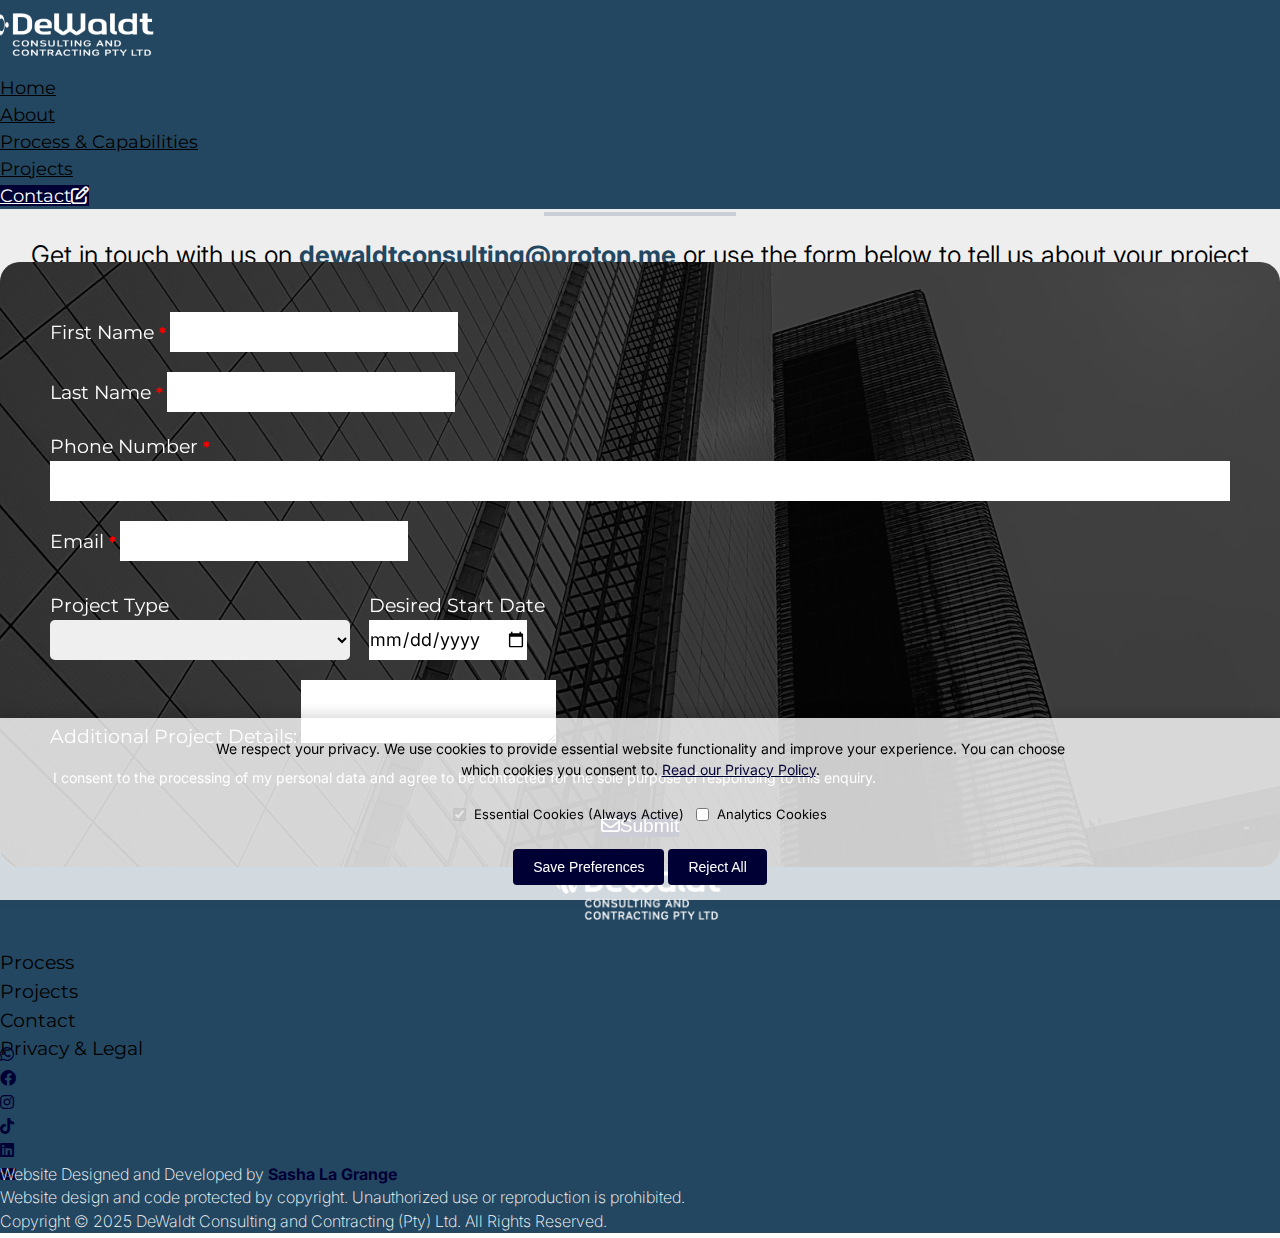
<file: contact/index.html>
<!DOCTYPE html>
<!-- 
  © 2025 Sasha La Grange and DeWaldt Consulting and Contracting (Pty) Ltd | www.dewaldtconsulting.co.za
  All website content and code are protected under copyright law.
  Unauthorized copying or reuse is prohibited.
-->
<html lang="en">
<head>
    <meta charset="UTF-8">
    <meta name="viewport" content="width=device-width, initial-scale=1.0">
    <title>Request a Quote | DeWaldt Consulting and Contracting (Pty) Ltd</title>
    <meta name="Get in touch with DeWaldt Consulting & Contracting to discuss your next commercial or residential project. We deliver zero-disruption fit-outs and high-quality renovations across South Africa. Request a quote or site visit today.">

    <!-- Meta Keywords -->
    <meta name="keywords" content="DeWaldt Consulting and Contracting, South Africa, contact, construction company, fit-out specialists, commercial contractors, residential renovations, project management, zero disruption works, site visit booking, request a quote, building contractors South Africa">

    <!-- Open Graph Tags -->
    <meta property="og:title" content="Request a Quote | DeWaldt Consulting and Contracting (Pty) Ltd">
    <meta property="og:description" content="Get in touch with DeWaldt Consulting & Contracting to discuss your next commercial or residential project. We deliver zero-disruption fit-outs and high-quality renovations across South Africa.">
    <meta property="og:type" content="website">
    <meta property="og:url" content="dewaldtconsulting.github.io/contact">
    <meta property="og:site_name" content="DeWaldt Consulting and Contracting (Pty) Ltd">
    <meta property="og:image" content="dewaldtconsulting.github.io/assets/img/social-preview-contact.jpg">
    <meta property="og:locale" content="en_ZA">

    <!-- Stylesheets -->
    <link rel="stylesheet" href="https://lunevedy.com/assets/2.0/css/lunevedy.min.css">
    <link rel="stylesheet" href="../assets/css/global.css">

    <!-- Google Fonts -->
    <link rel="preconnect" href="https://fonts.googleapis.com">
    <link rel="preconnect" href="https://fonts.gstatic.com" crossorigin>
    <link href="https://fonts.googleapis.com/css2?family=Inter:ital,opsz,wght@0,14..32,100..900;1,14..32,100..900&family=Montserrat:ital,wght@0,100..900;1,100..900&display=swap" rel="stylesheet">

    <!-- Font Awesome 6 icons for buttons -->
    <link rel="stylesheet" href="https://cdnjs.cloudflare.com/ajax/libs/font-awesome/6.0.0/css/all.min.css" integrity="sha512-9usAa10IRO0HhonpyAIVpjrylPvoDwiPUiKdWk5t3PyolY1cOd4DSE0Ga+ri4AuTroPR5aQvXU9xC6qOPnzFeg==" crossorigin="anonymous" referrerpolicy="no-referrer">

    <!-- Favicons -->
    <link rel="icon" type="image/png" href="../assets/img/favicons/favicon-96x96.png" sizes="96x96">
    <link rel="icon" type="image/svg+xml" href="../assets/img/favicons/favicon.svg">
    <link rel="shortcut icon" href="../assets/img/favicons/favicon.ico">
    <link rel="apple-touch-icon" sizes="180x180" href="../assets/img/favicons/apple-touch-icon.png">
    <meta name="apple-mobile-web-app-title" content="MyWebSite">
    <link rel="manifest" href="../assets/img/favicons/site.webmanifest">

    <!-- Google Analytics-->

</head>

<body>

<!--navbar menu begins here-->
<nav class="theme-light">
	<div class="container-menu">
		<a href="../index.html" class="brand">
			<img src="../assets/img/logo.png" alt="DeWaldt Consulting and Contracting - Commercial & Residential Construction, Maintenance & Project Management" width="200" height="100">
		</a>

		<div class="container-menu-links">

			<!-- hamburger icon -->
			<div class="nav-toggle" id="nav-toggle-btn">
				<div class="bar-1"></div>
				<div class="bar-2"></div>
				<div class="bar-3"></div>
			</div>

			<!-- List of links -->
			<ul class="links-wrapper">
				<li><a href="../index.html">Home</a></li>
				<li><a href="../about/index.html">About</a></li>
                <li><a href="../process/index.html">Process & Capabilities</a></li>
                <li><a href="../projects/index.html">Projects</a></li>
				<li><a class="btn btn-solid btn-soft btn-shadow" id="btn-cta" href="index.html"><span>Contact</span><i class="fa-regular fa-pen-to-square"></i></a></li>
			</ul>

		</div><!-- closes container-menu-links -->
	</div><!-- closes container-menu -->
</nav>
<!-- navbar menu ends here -->

<!-- Main content of web page in sections -->
<main>

    <!-- section starts here -->
    <section class="theme-light section-selector-6 w-1024px">
      
        <h3 class="contact-heading">Ready To Start Your Next Project?</h3>
        <span class="divider"></span>
        <p class="contact-text">Get in touch with us on <a href="mailto:dewaldtconsulting@proton.me">dewaldtconsulting@proton.me</a> or use the form below to tell us about your project needs.</p>

    </section>
    <!-- section ends here -->

    <!-- section starts here -->
    <section class="theme-light section-selector-7 w-820px">

        <div class="form-container">

            <form id="email-form" name="email-form" charset="utf-8" method="POST" action="https://formspree.io/f/xqayvvnq">

                <div class="form-row">
                    <label for="first_name">First Name <b class="asterisk">*</b></label>
                    <input type="text" name="first_name" id="first_name" required="">
                </div>

                <div class="form-row">
                    <label for="last_name">Last Name <b class="asterisk">*</b></label>
                    <input type="text" name="last_name" id="last_name" required="">
                </div>

                <div class="form-row">
                    <label for="phone_number">Phone Number <b class="asterisk">*</b></label>
                    <input type="tel" name="phone_number" id="phone_number" pattern="[0-9]{3}[0-9]{3}[0-9]{4}" required="">
                </div>

                <div class="form-row">
                    <label for="email_address">Email <b class="asterisk">*</b></label>
                    <input data-validate="email" aria-required="true" type="email" name="email_address" id="email_address" required="">
                </div>

                <div class="form-row5">
                    <label for="project_type">Project Type</label>
                    <br>
                    <select id="project_type" name="project_type">
                        <option value="null"></option>
                        <option value="commercial">Commercial</option>
                        <option value="residential">Residential</option>
                        <option value="private">Residential - Private</option>
                        <option value="other">Other</option>
                    </select>
                </div>

                <div class="form-row5">
                    <label for="start_date">Desired Start Date</label>
                    <div class="date-wrapper">
                        <input type="date" name="start_date" id="start_date" min="2026-01-01">
                    </div>
                </div>

                <div class="form-row">
                    <label for="form_message">Additional Project Details:</label>
                    <textarea aria-required="true" rows="3" name="form_message" id="form_message"></textarea>
                </div>

                <div class="form-row7">
                    <label for="check_box" class="checkbox-row">
                        <input type="checkbox" name="check_box" id="check_box" required="">
                        <span class="consent-text">
                            I consent to the processing of my personal data and agree to be contacted for the sole purpose of responding to this enquiry.
                        </span>
                    </label>
                </div>

                <div class="form-footer">
                    <button id="btn-submit" class="btn-solid btn-soft btn-uppercase" type="submit" data-validate="submit" aria-label="Send message"><i class="fa-regular fa-envelope"></i><span>Submit</span></button>
                </div>

                <!-- Hidden thank you message -->
                <div id="thank-you-message" style="display:none; margin-top:20px; font-weight:bold; font-size: x-large; color:#2b7a78;">
                    Thank you! Your message has been sent successfully. We will be in touch soon.
                </div>
            </form>
        </div>

    </section>
    <!-- section ends here -->

</main>

<!-- footer starts here -->
<footer class="footer-0 text-center-desktop text-center-mobile theme-light">

    <img src="../assets/img/logo.png" alt="DeWaldt Consulting and Contracting logo" width="200" height="100">
        
    <ul class="footer-links">		
        <li><a href="../process/index.html">Process</a></li>
        <li><a href="../projects/index.html">Projects</a></li>
        <li><a href="index.html">Contact</a></li>
        <li><a href="../privacy-policy.html" target="_blank">Privacy & Legal</a></li>
    </ul>
	
    <ul class="footer-icons">
        <li><a href="javascript:void(0)"><i class="fa-brands fa-whatsapp"></i></a></li>
        <li><a href="javascript:void(0)"><i class="fa-brands fa-facebook"></i></a></li>
        <li><a href="javascript:void(0)"><i class="fa-brands fa-instagram"></i></a></li>
        <li><a href="javascript:void(0)"><i class="fa-brands fa-tiktok"></i></a></li>
        <li><a href="javascript:void(0)"><i class="fa-brands fa-linkedin"></i></a></li>
        <li><a href="mailto:dewaldtconsulting@proton.me"><i class="fa-solid fa-envelope"></i></a></li>
    </ul>

    <div class="designby">
    <p>Website Designed and Developed by <a href="https://www.linkedin.com/in/sasha95lagrange/" target="_blank">Sasha La Grange</a></p>
    <br>
    <p>Website design and code protected by copyright. Unauthorized use or reproduction is prohibited.</p>
    </div>
        
    <div class="copyright">	
    <p>Copyright © 2025 DeWaldt Consulting and Contracting (Pty) Ltd. All Rights Reserved.</p>
    </div>

</footer>
<!-- footer ends here -->

<!-- JavaScript for mobile menu toggle -->
<script>
const navToggle = document.getElementById("nav-toggle-btn");
const navLinks = document.querySelector(".links-wrapper");

// Mobile menu toggle
navToggle.addEventListener("click", () => {
    navLinks.classList.toggle("active");
});
</script>

<script>
document.addEventListener("DOMContentLoaded", () => {
  const form = document.getElementById("email-form");
  const thankYou = document.getElementById("thank-you-message");
  const submitButton = form.querySelector("#btn-submit");

  form.addEventListener("submit", async (e) => {
    e.preventDefault();

    const data = new FormData(form);

    submitButton.disabled = true;
    submitButton.querySelector("span").textContent = "Sending...";

    try {
      const response = await fetch(form.action, {
        method: form.method,
        body: data,
        headers: { "Accept": "application/json" }
      });

      if (response.ok) {
        // Show thank-you message
        thankYou.style.display = "block";

        // Clear the form
        form.reset();
      } else {
        alert("There was a problem submitting your form. Please try again.");
      }
    } catch (error) {
      alert("Network error — please try again later.");
    } finally {
      submitButton.disabled = false;
      submitButton.querySelector("span").textContent = "Submit";
    }
  });

  // Clear form when user returns via back/forward navigation (mobile bfcache)
  window.addEventListener("pageshow", () => {
    form.reset();
    thankYou.style.display = "none";
  });
});
</script>

<!-- JavaScript for POPIA -->
<script src="../assets/js/popia.js"></script>

</body>
</html>
</file>
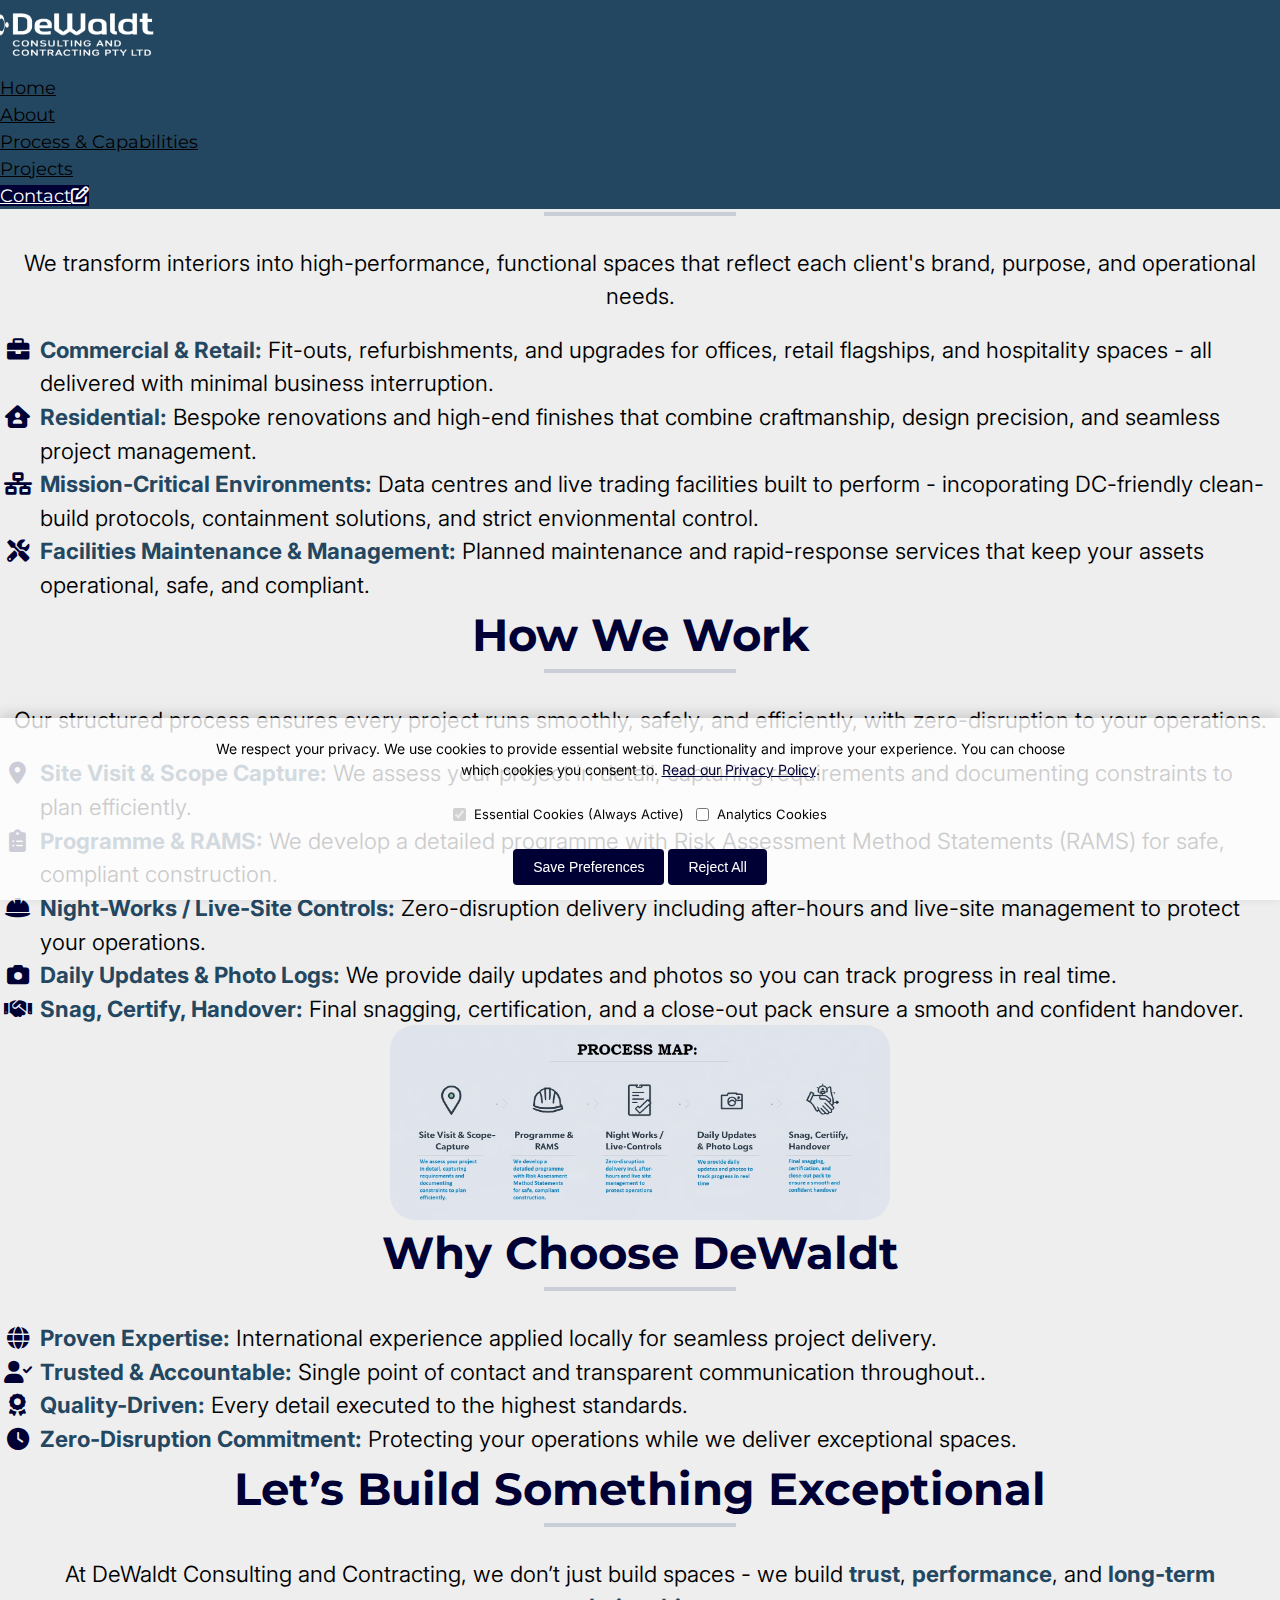
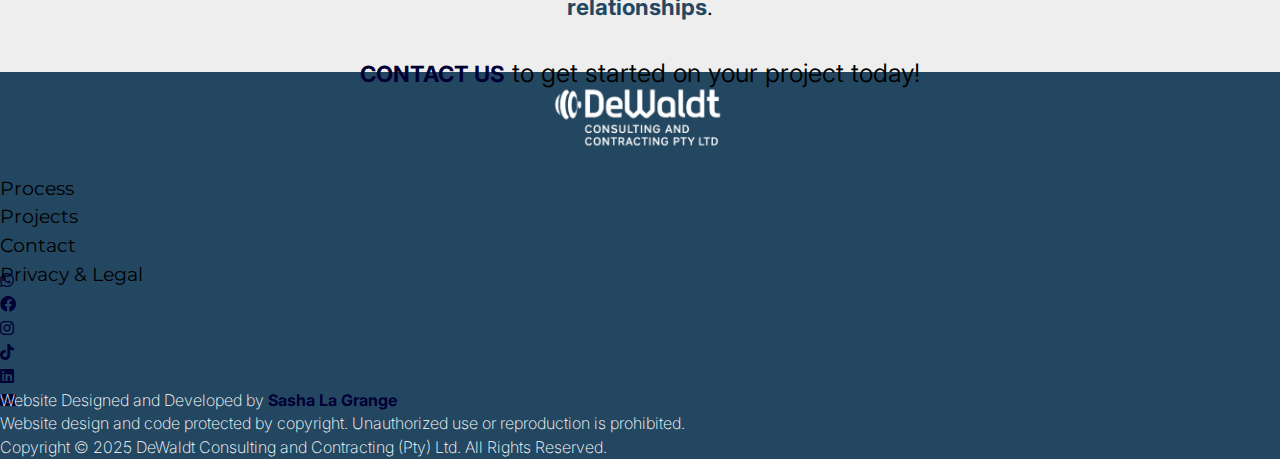
<file: process/index.html>
<!DOCTYPE html>
<!-- 
  © 2025 Sasha La Grange and DeWaldt Consulting and Contracting (Pty) Ltd | www.dewaldtconsulting.co.za
  All website content and code are protected under copyright law.
  Unauthorized copying or reuse is prohibited.
-->
<html lang="en">
<head>
    <meta charset="UTF-8">
    <meta name="viewport" content="width=device-width, initial-scale=1.0">
    <title>Process & Capabilities | DeWaldt Consulting and Contracting (Pty) Ltd</title>
    <meta name="description" content="DeWaldt Consulting and Contracting delivers expert commercial and residential fit-outs with zero-disruption processes and seamless project management.">

    <!-- Meta Keywords -->
    <meta name="keywords" content="DeWaldt Consulting and Contracting, fit-out process, project management, facilities maintenance, commercial fit-outs, residential fit-outs, zero-disruption delivery, clean-build protocols, accountability,efficiency, quality, international expertise, workflow">

    <!-- Open Graph Tags -->
    <meta property="og:title" content="Process & Capabilities | DeWaldt Consulting (Pty) Ltd">
    <meta property="og:description" content="DeWaldt Consulting and Contracting delivers expert commercial and residential fit-outs with zero-disruption processes and seamless project management.">
    <meta property="og:type" content="website">
    <meta property="og:url" content="dewaldtconsulting.github.io/process">
    <meta property="og:site_name" content="DeWaldt Consulting and Contracting (Pty) Ltd">
    <meta property="og:image" content="dewaldtconsulting.github.io/assets/img/social-preview-process.jpg">
    <meta property="og:locale" content="en_ZA">

    <!-- Preload large image -->
     <link rel="preload" href="../assets/img/process-map.jpg" as="image">

    <!-- Stylesheets -->
    <link rel="stylesheet" href="https://lunevedy.com/assets/2.0/css/lunevedy.min.css">
    <link rel="stylesheet" href="../assets/css/global.css">

    <!-- Google Fonts -->
    <link rel="preconnect" href="https://fonts.googleapis.com">
    <link rel="preconnect" href="https://fonts.gstatic.com" crossorigin>
    <link href="https://fonts.googleapis.com/css2?family=Inter:ital,opsz,wght@0,14..32,100..900;1,14..32,100..900&family=Montserrat:ital,wght@0,100..900;1,100..900&display=swap" rel="stylesheet">

    <!-- Font Awesome 6 icons for buttons -->
    <link rel="stylesheet" href="https://cdnjs.cloudflare.com/ajax/libs/font-awesome/6.0.0/css/all.min.css" integrity="sha512-9usAa10IRO0HhonpyAIVpjrylPvoDwiPUiKdWk5t3PyolY1cOd4DSE0Ga+ri4AuTroPR5aQvXU9xC6qOPnzFeg==" crossorigin="anonymous" referrerpolicy="no-referrer">

    <!-- Favicons -->
    <link rel="icon" type="image/png" href="../assets/img/favicons/favicon-96x96.png" sizes="96x96">
    <link rel="icon" type="image/svg+xml" href="../assets/img/favicons/favicon.svg">
    <link rel="shortcut icon" href="../assets/img/favicons/favicon.ico">
    <link rel="apple-touch-icon" sizes="180x180" href="../assets/img/favicons/apple-touch-icon.png">
    <meta name="apple-mobile-web-app-title" content="MyWebSite">
    <link rel="manifest" href="../assets/img/favicons/site.webmanifest">

    <!-- Google Analytics-->

</head>

<body>

<!--navbar menu begins here-->
<nav class="theme-light">
	<div class="container-menu">
		<a href="../index.html" class="brand">
			<img src="../assets/img/logo.png" alt="DeWaldt Consulting and Contracting - Commercial & Residential Construction, Maintenance & Project Management" width="200" height="100">
		</a>

		<div class="container-menu-links">

			<!-- hamburger icon -->
			<div class="nav-toggle" id="nav-toggle-btn">
				<div class="bar-1"></div>
				<div class="bar-2"></div>
				<div class="bar-3"></div>
			</div>

			<!-- List of links -->
			<ul class="links-wrapper">
				<li><a href="../index.html">Home</a></li>
				<li><a href="../about/index.html">About</a></li>
                <li><a href="index.html">Process & Capabilities</a></li>
                <li><a href="../projects/index.html">Projects</a></li>
				<li><a class="btn btn-solid btn-soft btn-shadow" id="btn-cta" href="../contact/index.html"><span>Contact</span><i class="fa-regular fa-pen-to-square"></i></a></li>
			</ul>

		</div><!-- closes container-menu-links -->
	</div><!-- closes container-menu -->
</nav>
<!-- navbar menu ends here -->

<!-- Main content of web page in sections -->
<main>

    <!-- section starts here -->
    <section class="about theme-light section-selector-5 w-1024px">

        <h3 class="about-headings">What We Do</h3>
        <span class="divider"></span>
        <p class="about-text">We transform interiors into high-performance, functional spaces that reflect each client's brand, purpose, and operational needs.</p>
                
        <ul class="fa-ul">
            <li><span class="fa-li"><i class="fa-solid fa-briefcase"></i></span><b class="bold-list">Commercial & Retail:</b> Fit-outs, refurbishments, and upgrades for offices, retail flagships, and hospitality spaces - all delivered with minimal business interruption.</li>

            <li><span class="fa-li"><i class="fa-solid fa-house-user"></i></span><b class="bold-list">Residential:</b> Bespoke renovations and high-end finishes that combine craftmanship, design precision, and seamless project management.</li>

            <li><span class="fa-li"><i class="fa-solid fa-network-wired"></i></span><b class="bold-list">Mission-Critical Environments:</b> Data centres and live trading facilities built to perform - incoporating DC-friendly clean-build protocols, containment solutions, and strict envionmental control.</li>

            <li><span class="fa-li"><i class="fa-solid fa-tools"></i></span><b class="bold-list">Facilities Maintenance & Management:</b> Planned maintenance and rapid-response services that keep your assets operational, safe, and compliant.</li>
        </ul>

        <h3 class="about-headings">How We Work</h3>
        <span class="divider"></span>
        <p class="about-text">Our structured process ensures every project runs smoothly, safely, and efficiently, with zero-disruption to your operations.</p>

        <ul class="fa-ul">
			<li><span class="fa-li"><i class="fa-solid fa-location-dot"></i></span><b class="bold-list">Site Visit & Scope Capture:</b> We assess your project in detail, capturing requirements and documenting constraints to plan efficiently.</li>

			<li><span class="fa-li"><i class="fa-solid fa-clipboard-list"></i></span><b class="bold-list">Programme & RAMS:</b> We develop a detailed programme with Risk Assessment Method Statements (RAMS) for safe, compliant construction.</li>

			<li><span class="fa-li"><i class="fa-solid fa-hard-hat"></i></span><b class="bold-list">Night-Works / Live-Site Controls:</b> Zero-disruption delivery including after-hours and live-site management to protect your operations.</li>

            <li><span class="fa-li"><i class="fa-solid fa-camera"></i></span><b class="bold-list">Daily Updates & Photo Logs:</b> We provide daily updates and photos so you can track progress in real time.</li>

            <li><span class="fa-li"><i class="fa-solid fa-handshake"></i></span><b class="bold-list">Snag, Certify, Handover:</b> Final snagging, certification, and a close-out pack ensure a smooth and confident handover.</li>
		</ul>

        <img src="../assets/img/process-map.jpg" class="process" width="500" height="200" alt="Process Map outlining the five stages of DeWaldt Consulting's project delivery: Site Visit & Scope Capture, Programme & RAMS, Night Works/Live-Site Controls, Daily Updates & Photo Logs, and Final Snag & Handover.">

        <h3 class="about-headings">Why Choose DeWaldt</h3>
        <span class="divider"></span>
        <ul class="fa-ul">
			<li><span class="fa-li"><i class="fa-solid fa-globe"></i></span><b class="bold-list">Proven Expertise:</b> International experience applied locally for seamless project delivery.</li>

			<li><span class="fa-li"><i class="fa-solid fa-user-check"></i></span><b class="bold-list">Trusted & Accountable:</b> Single point of contact and transparent communication throughout..</li>

			<li><span class="fa-li"><i class="fa-solid fa-award"></i></span><b class="bold-list">Quality-Driven:</b> Every detail executed to the highest standards.</li>

            <li><span class="fa-li"><i class="fa-solid fa-clock"></i></span><b class="bold-list">Zero-Disruption Commitment:</b> Protecting your operations while we deliver exceptional spaces.</li>
		</ul>

        <h3 class="about-headings">Let’s Build Something Exceptional</h3>
        <span class="divider"></span>
        <p class="about-text">At DeWaldt Consulting and Contracting, we don’t just build spaces - we build <b class="bold-text">trust</b>, <b class="bold-text">performance</b>, and <b class="bold-text">long-term relationships</b>.</p>
        
        <p class="about-CTA"><a href ="../contact/index.html">Contact us</a> to get started on your project today!</p>

    </section>
    <!-- section ends here -->
     
</main>
<!-- main ends here -->

<!-- footer starts here -->
<footer class="footer-0 text-center-desktop text-center-mobile theme-light">

    <img src="../assets/img/logo.png" alt="DeWaldt Consulting and Contracting logo" width="200" height="100">
        
    <ul class="footer-links">		
        <li><a href="index.html">Process</a></li>
        <li><a href="../projects/index.html">Projects</a></li>
        <li><a href="../contact/index.html">Contact</a></li>
        <li><a href="../privacy-policy.html" target="_blank">Privacy & Legal</a></li>
    </ul>
	
    <ul class="footer-icons">
        <li><a href="javascript:void(0)"><i class="fa-brands fa-whatsapp"></i></a></li>
        <li><a href="javascript:void(0)"><i class="fa-brands fa-facebook"></i></a></li>
        <li><a href="javascript:void(0)"><i class="fa-brands fa-instagram"></i></a></li>
        <li><a href="javascript:void(0)"><i class="fa-brands fa-tiktok"></i></a></li>
        <li><a href="javascript:void(0)"><i class="fa-brands fa-linkedin"></i></a></li>
        <li><a href="mailto:dewaldtconsulting@proton.me"><i class="fa-solid fa-envelope"></i></a></li>
    </ul>

    <div class="designby">
    <p>Website Designed and Developed by <a href="https://www.linkedin.com/in/sasha95lagrange/" target="_blank">Sasha La Grange</a></p>
    <br>
    <p>Website design and code protected by copyright. Unauthorized use or reproduction is prohibited.</p>
    </div>
        
    <div class="copyright">	
    <p>Copyright © 2025 DeWaldt Consulting and Contracting (Pty) Ltd. All Rights Reserved.</p>
    </div>

</footer>
<!-- footer ends here -->

<!-- JavaScript for mobile menu toggle -->
<script>
const navToggle = document.getElementById("nav-toggle-btn");
const navLinks = document.querySelector(".links-wrapper");

// Mobile menu toggle
navToggle.addEventListener("click", () => {
    navLinks.classList.toggle("active");
});
</script>

<!-- JavaScript for POPIA -->
<script src="../assets/js/popia.js"></script>

</body>
</html>
</file>
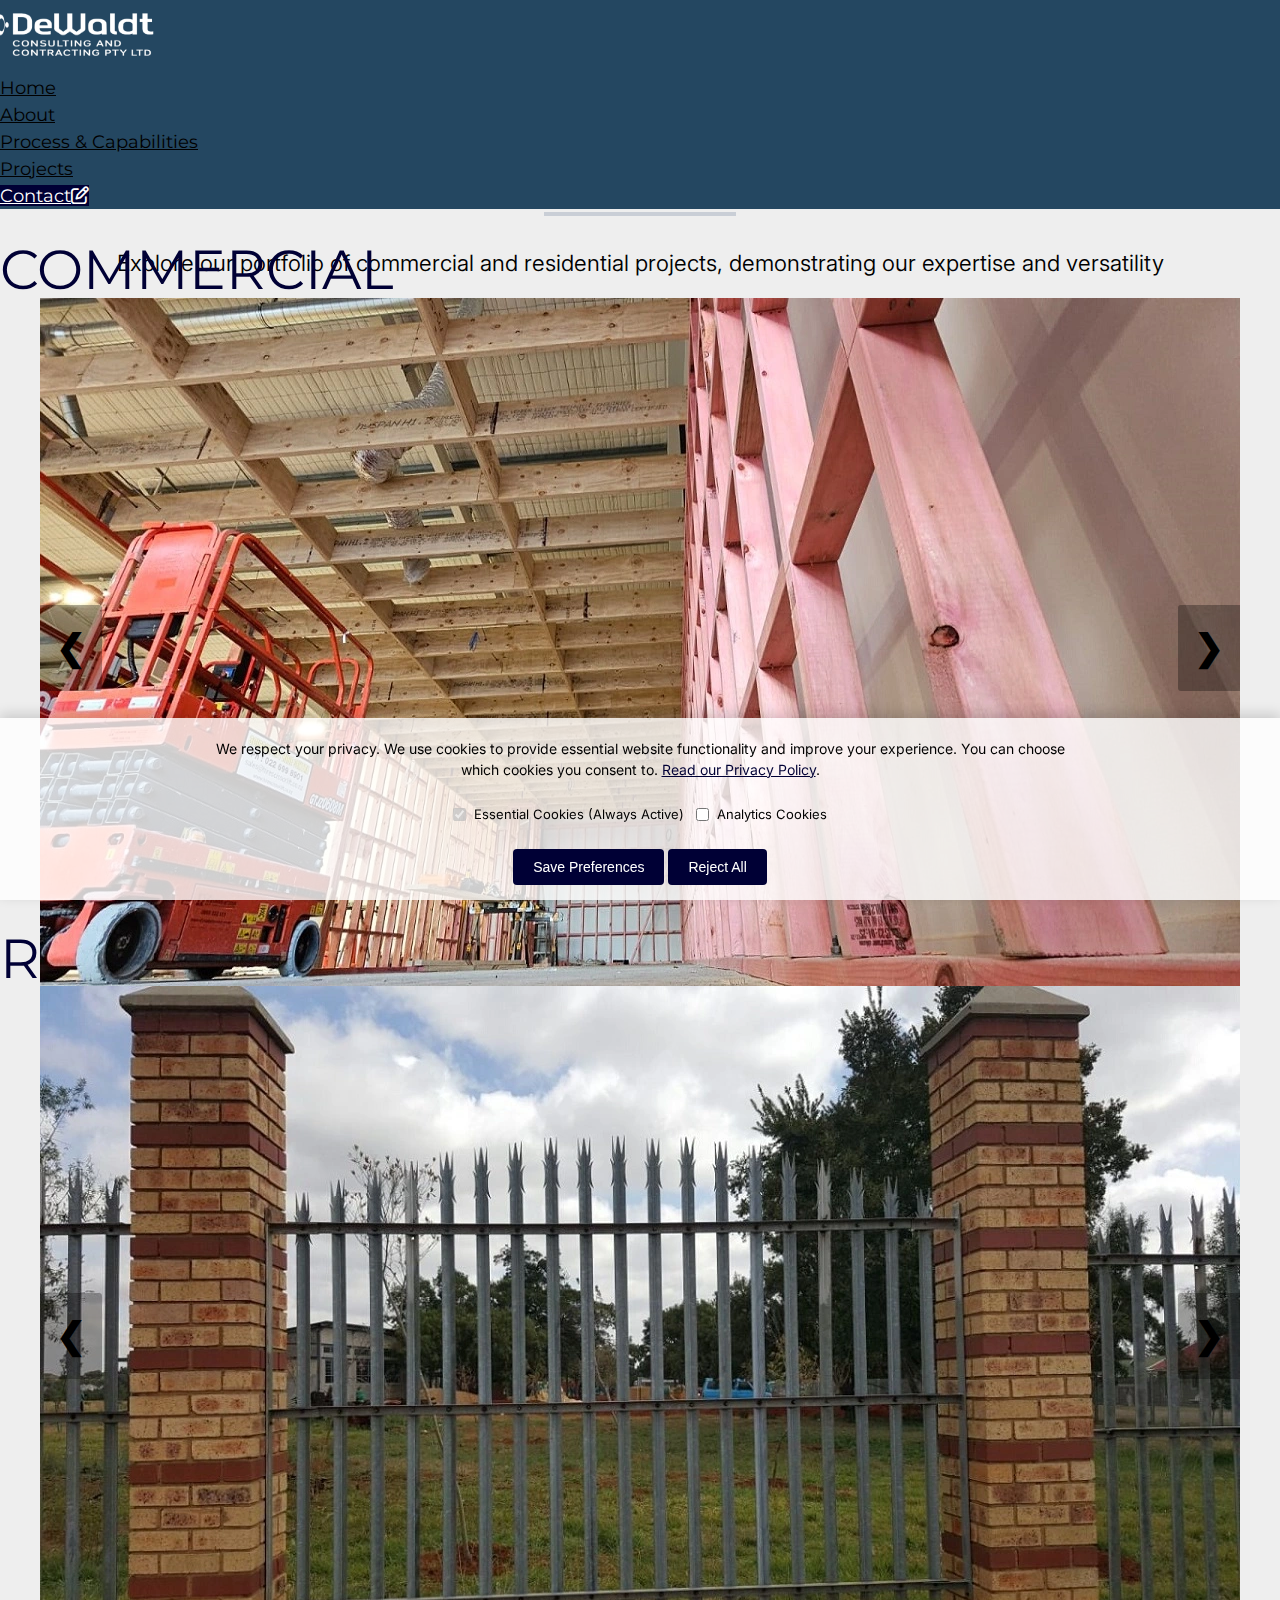
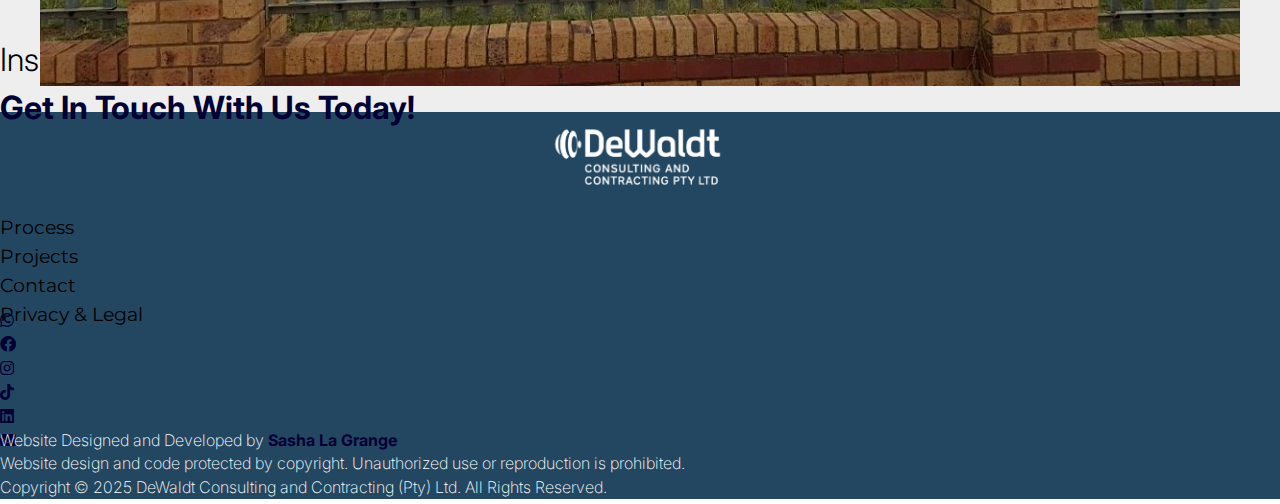
<file: projects/index.html>
<!DOCTYPE html>
<!-- 
  © 2025 Sasha La Grange and DeWaldt Consulting and Contracting (Pty) Ltd | www.dewaldtconsulting.co.za
  All website content and code are protected under copyright law.
  Unauthorized copying or reuse is prohibited.
-->
<html lang="en">
<head>
    <meta charset="UTF-8">
    <meta name="viewport" content="width=device-width, initial-scale=1.0">
    <title>Commercial & Residential Projects | DeWaldt Consulting & Contracting (Pty) Ltd</title>
    <meta name="description" content="View our portfolio of completed commercial and residential construction projects across South Africa. DeWaldt Consulting & Contracting delivers precision fit-outs, refurbishments, and turnkey solutions with zero disruption and exceptional craftsmanship.">

    <!-- Meta Keywords -->
    <meta name="keywords" content="construction projects South Africa, fit-out projects South Africa, commercial construction, residential construction, building refurbishment, turnkey construction, DeWaldt Consulting, contracting company South Africa, project gallery, completed builds">

    <!-- Open Graph Tags -->
    <meta property="og:title" content="Commercial & Residential Projects | DeWaldt Consulting & Contracting (Pty) Ltd">
    <meta property="og:description" content="View our portfolio of completed commercial and residential construction projects across South Africa. DeWaldt Consulting & Contracting delivers precision fit-outs, refurbishments, and turnkey solutions with zero disruption and exceptional craftsmanship.">
    <meta property="og:type" content="website">
    <meta property="og:url" content="dewaldtconsulting.github.io/prtojects">
    <meta property="og:site_name" content="DeWaldt Consulting and Contracting (Pty) Ltd">
    <meta property="og:image" content="dewaldtconsulting.github.io/assets/img/social-preview-projects.jpg">
    <meta property="og:locale" content="en_ZA">

    <!-- Preload large image -->
    <link rel="preload" href="assets/img/commercial/ceiling-partitions.webp" as="image">
    <link rel="preload" href="assets/img/commercial/ceilings.webp" as="image">
    <link rel="preload" href="assets/img/commercial/fitness-centre.webp" as="image">
    <link rel="preload" href="assets/img/commercial/flooring.webp" as="image">
    <link rel="preload" href="assets/img/commercial/hvac-system.webp" as="image">
    <link rel="preload" href="assets/img/commercial/hvac.webp" as="image">
    <link rel="preload" href="assets/img/commercial/lockers.webp" as="image">
    <link rel="preload" href="assets/img/commercial/office-build.webp" as="image">
    <link rel="preload" href="assets/img/commercial/roof.webp" as="image">
    <link rel="preload" href="assets/img/commercial/stairs.webp" as="image">
    <link rel="preload" href="assets/img/commercial/walls-ceilings.webp" as="image">
    <link rel="preload" href="assets/img/commercial/walls.webp" as="image">
    <link rel="preload" href="assets/img/residential/balustrade.webp" as="image">
    <link rel="preload" href="assets/img/residential/ceiling1.webp" as="image">
    <link rel="preload" href="assets/img/residential/electrical.webp" as="image">
    <link rel="preload" href="assets/img/residential/extension.webp" as="image">
    <link rel="preload" href="assets/img/residential/fire-hydrants.webp" as="image">
    <link rel="preload" href="assets/img/residential/fire-hydrants2.webp" as="image">
    <link rel="preload" href="assets/img/residential/gate-and-cover.webp" as="image">
    <link rel="preload" href="assets/img/residential/gate.webp" as="image">
    <link rel="preload" href="assets/img/residential/home-build.webp" as="image">
    <link rel="preload" href="assets/img/residential/home-renovation.webp" as="image">
    <link rel="preload" href="assets/img/residential/new-build.webp" as="image">
    <link rel="preload" href="assets/img/residential/pathway.webp" as="image">
    <link rel="preload" href="assets/img/residential/pergola-cover.webp" as="image">
    <link rel="preload" href="assets/img/residential/pergola.webp" as="image">
    <link rel="preload" href="assets/img/residential/pool-and-pathway.webp" as="image">
    <link rel="preload" href="assets/img/residential/pool-build.webp" as="image">
    <link rel="preload" href="assets/img/residential/pool.webp" as="image">
    <link rel="preload" href="assets/img/residential/railing.webp" as="image">
    <link rel="preload" href="assets/img/residential/residential-build.webp" as="image">
    <link rel="preload" href="assets/img/residential/residential-complex.webp" as="image">
    <link rel="preload" href="assets/img/residential/residential-home.webp" as="image">
    <link rel="preload" href="assets/img/residential/residentials.webp" as="image">
    <link rel="preload" href="assets/img/residential/security-gate.webp" as="image">
    <link rel="preload" href="assets/img/residential/steel-work.webp" as="image">
    <link rel="preload" href="assets/img/residential/stone-pathway.webp" as="image">
    <link rel="preload" href="assets/img/residential/undercover-parking.webp" as="image">
    <link rel="preload" href="assets/img/residential/walkway.webp" as="image">
    <link rel="preload" href="assets/img/residential/water-feature.webp" as="image">

    <!-- Stylesheets -->
    <link rel="stylesheet" href="https://lunevedy.com/assets/2.0/css/lunevedy.min.css" />
    <link rel="stylesheet" href="../assets/css/global.css" />

    <!-- Google Fonts -->
    <link rel="preconnect" href="https://fonts.googleapis.com">
    <link rel="preconnect" href="https://fonts.gstatic.com" crossorigin>
    <link href="https://fonts.googleapis.com/css2?family=Inter:ital,opsz,wght@0,14..32,100..900;1,14..32,100..900&family=Montserrat:ital,wght@0,100..900;1,100..900&display=swap" rel="stylesheet">

    <!-- Font Awesome 6 icons for buttons -->
    <link rel="stylesheet" href="https://cdnjs.cloudflare.com/ajax/libs/font-awesome/6.0.0/css/all.min.css" integrity="sha512-9usAa10IRO0HhonpyAIVpjrylPvoDwiPUiKdWk5t3PyolY1cOd4DSE0Ga+ri4AuTroPR5aQvXU9xC6qOPnzFeg==" crossorigin="anonymous" referrerpolicy="no-referrer">

    <!-- Favicons -->
    <link rel="icon" type="image/png" href="../assets/img/favicons/favicon-96x96.png" sizes="96x96">
    <link rel="icon" type="image/svg+xml" href="../assets/img/favicons/favicon.svg">
    <link rel="shortcut icon" href="../assets/img/favicons/favicon.ico">
    <link rel="apple-touch-icon" sizes="180x180" href="../assets/img/favicons/apple-touch-icon.png">
    <meta name="apple-mobile-web-app-title" content="MyWebSite">
    <link rel="manifest" href="../assets/img/favicons/site.webmanifest">

    <!-- Google Analytics-->

</head>

<body>

<!--navbar menu begins here-->
<nav class="theme-light">
	<div class="container-menu">
		<a href="../index.html" class="brand">
			<img src="../assets/img/logo.png" alt="DeWaldt Consulting and Contracting - Commercial & Residential Construction, Maintenance & Project Management" width="200" height="100">
		</a>

		<div class="container-menu-links">

			<!-- hamburger icon -->
			<div class="nav-toggle" id="nav-toggle-btn">
				<div class="bar-1"></div>
				<div class="bar-2"></div>
				<div class="bar-3"></div>
			</div>

			<!-- List of links -->
			<ul class="links-wrapper">
				<li><a href="../index.html">Home</a></li>
				<li><a href="../about/index.html">About</a></li>
                <li><a href="../process/index.html">Process & Capabilities</a></li>
                <li><a href="index.html">Projects</a></li>
				<li><a class="btn btn-solid btn-soft btn-shadow" id="btn-cta" href="../contact/index.html"><span>Contact</span><i class="fa-regular fa-pen-to-square"></i></a></li>
			</ul>

		</div><!-- closes container-menu-links -->
	</div><!-- closes container-menu -->
</nav>
<!-- navbar menu ends here -->

<!-- Main content of web page in sections -->
<main>

    <!-- section starts here -->
    <section class="theme-light section-selector-8 w-1024px">
      
        <h3 class="about-headings">Project Portfolio</h3>
        <span class="divider"></span>
        <p class="about-text">Explore our portfolio of commercial and residential projects, demonstrating our expertise and versatility</p>

    </section>
    <!-- section ends here -->

    <!-- section starts here -->
    <section class="theme-light section-selector-2 projects w-1356px">

        <div class="col-1 text-center">
            <h2>Commercial</h2>
            <div class="underline"></div>
		</div>
         
        <div class="slideshow-container">
            <div class="mySlides1 fade">
                <img src="../projects/assets/img/commercial/ceiling-partitions.webp" alt="Commercial ceiling and partitions project">
            </div>

            <div class="mySlides1 fade">
                <img src="../projects/assets/img/commercial/ceilings.webp" alt="Commercial ceilings project">
            </div>

            <div class="mySlides1 fade">
                <img src="../projects/assets/img/commercial/fitness-centre.webp" alt="Commercial fitness centre project">
            </div>

            <div class="mySlides1 fade">
                <img src="../projects/assets/img/commercial/flooring.webp" alt="Commercial flooring project">
            </div>

            <div class="mySlides1 fade">
                <img src="../projects/assets/img/commercial/hvac-system.webp" alt="Commercial HVAC system project">
            </div>

            <div class="mySlides1 fade">
                <img src="../projects/assets/img/commercial/hvac.webp" alt="Commercial HVAC project">
            </div>

            <div class="mySlides1 fade">
                <img src="../projects/assets/img/commercial/lockers.webp" alt="Commercial fitness centre lockers project">
            </div>

            <div class="mySlides1 fade">
                <img src="../projects/assets/img/commercial/office-build.webp" alt="Commercial office build project">
            </div>

            <div class="mySlides1 fade">
                <img src="../projects/assets/img/commercial/roof.webp" alt="Commercial roof project">
            </div>

            <div class="mySlides1 fade">
                <img src="../projects/assets/img/commercial/stairs.webp" alt="Commercial stairs project">
            </div>

            <div class="mySlides1 fade">
                <img src="../projects/assets/img/commercial/walls-ceilings.webp" alt="Commercial walls and ceilings project">
            </div>

            <div class="mySlides1 fade">
                <img src="../projects/assets/img/commercial/walls.webp" alt="Commercial walls project">
            </div>

            <a class="prev" onclick="plusSlides(-1, 'mySlides1')">&#10094;</a>
            <a class="next" onclick="plusSlides(1, 'mySlides1')">&#10095;</a>
        </div>

    </section>
    <!-- section ends here -->

    <!-- section starts here -->
    <section class="theme-light section-selector-2 projects w-1356px">

        <div class="col-1 text-center">
            <h2>Residential</h2>
            <div class="underline"></div>
		</div>
         
        <div class="slideshow-container">
            <div class="mySlides2 fade">
                <img src="../projects/assets/img/residential/balustrade.webp" alt="Residential balustrade project">
            </div>

            <div class="mySlides2 fade">
                <img src="../projects/assets/img/residential/ceiling1.webp" alt="Residential ceiling project">
            </div>

            <div class="mySlides2 fade">
                <img src="../projects/assets/img/residential/electrical.webp" alt="Residential electrical project">
            </div>

            <div class="mySlides2 fade">
                <img src="../projects/assets/img/residential/extension.webp" alt="Residential extension project">
            </div>

            <div class="mySlides2 fade">
                <img src="../projects/assets/img/residential/fire-hydrants.webp" alt="Residential fire hydrants project">
            </div>

            <div class="mySlides2 fade">
                <img src="../projects/assets/img/residential/fire-hydrants2.webp" alt="Residential fire hydrants project">
            </div>

            <div class="mySlides2 fade">
                <img src="../projects/assets/img/residential/gate-and-cover.webp" alt="Residential gate and cover project">
            </div>

            <div class="mySlides2 fade">
                <img src="../projects/assets/img/residential/gate.webp" alt="Residential gate project">
            </div>

            <div class="mySlides2 fade">
                <img src="../projects/assets/img/residential/home-build.webp" alt="Residential home build project">
            </div>

            <div class="mySlides2 fade">
                <img src="../projects/assets/img/residential/home-renovation.webp" alt="Residential home renovation project">
            </div>

            <div class="mySlides2 fade">
                <img src="../projects/assets/img/residential/new-build.webp" alt="Residential new build project">
            </div>

            <div class="mySlides2 fade">
                <img src="../projects/assets/img/residential/pathway.webp" alt="Residential pathway project">
            </div>

            <div class="mySlides2 fade">
                <img src="../projects/assets/img/residential/pergola-cover.webp" alt="Residential pergola cover project">
            </div>

            <div class="mySlides2 fade">
                <img src="../projects/assets/img/residential/pergola.webp" alt="Residential pergola project">
            </div>

            <div class="mySlides2 fade">
                <img src="../projects/assets/img/residential/pool-and-pathway.webp" alt="Residential pool and pathway project">
            </div>

            <div class="mySlides2 fade">
                <img src="../projects/assets/img/residential/pool-build.webp" alt="Residential pool build project">
            </div>

            <div class="mySlides2 fade">
                <img src="../projects/assets/img/residential/pool.webp" alt="Residential pool project">
            </div>

            <div class="mySlides2 fade">
                <img src="../projects/assets/img/residential/railing.webp" alt="Residential railing project">
            </div>

            <div class="mySlides2 fade">
                <img src="../projects/assets/img/residential/residential-build.webp" alt="Residential build project">
            </div>

            <div class="mySlides2 fade">
                <img src="../projects/assets/img/residential/residential-complex.webp" alt="Residential complex project">
            </div>

            <div class="mySlides2 fade">
                <img src="../projects/assets/img/residential/residential-home.webp" alt="Residential home project">
            </div>

            <div class="mySlides2 fade">
                <img src="../projects/assets/img/residential/residentials.webp" alt="Residentials project">
            </div>

            <div class="mySlides2 fade">
                <img src="../projects/assets/img/residential/security-gate.webp" alt="Residential security gate project">
            </div>

            <div class="mySlides2 fade">
                <img src="../projects/assets/img/residential/steel-work.webp" alt="Residential steel work project">
            </div>

            <div class="mySlides2 fade">
                <img src="../projects/assets/img/residential/stone-pathway.webp" alt="Residential stone pathway project">
            </div>

            <div class="mySlides2 fade">
                <img src="../projects/assets/img/residential/undercover-parking.webp" alt="Residential undercover parking project">
            </div>

            <div class="mySlides2 fade">
                <img src="../projects/assets/img/residential/walkway.webp" alt="Residential walkway project">
            </div>

            <div class="mySlides2 fade">
                <img src="../projects/assets/img/residential/water-feature.webp" alt="Residential water feature project">
            </div>

            <a class="prev" onclick="plusSlides(-1, 'mySlides2')">&#10094;</a>
            <a class="next" onclick="plusSlides(1, 'mySlides2')">&#10095;</a>
        </div>

    </section>
    <!-- section ends here -->

    <!-- section starts here -->
    <section class="theme-light section-selector-4 projects w-1024px text-center-desktop text-center-mobile">

        <h3>Inspired By What You See? Let’s Bring Your Project To Life.</h3>
        <p><a href="../contact/index.html">Get In Touch With Us Today!</a></p>

    </section>
	<!-- section ends here -->

</main>
<!-- main ends here -->

<!-- footer starts here -->
<footer class="footer-0 text-center-desktop text-center-mobile theme-light">

    <img src="../assets/img/logo.png" alt="DeWaldt Consulting and Contracting logo" width="200" height="100">
        
    <ul class="footer-links">		
        <li><a href="../process/index.html">Process</a></li>
        <li><a href="index.html">Projects</a></li>
        <li><a href="../contact/index.html">Contact</a></li>
        <li><a href="../privacy-policy.html" target="_blank">Privacy & Legal</a></li>
    </ul>
	
    <ul class="footer-icons">
        <li><a href="javascript:void(0)"><i class="fa-brands fa-whatsapp"></i></a></li>
        <li><a href="javascript:void(0)"><i class="fa-brands fa-facebook"></i></a></li>
        <li><a href="javascript:void(0)"><i class="fa-brands fa-instagram"></i></a></li>
        <li><a href="javascript:void(0)"><i class="fa-brands fa-tiktok"></i></a></li>
        <li><a href="javascript:void(0)"><i class="fa-brands fa-linkedin"></i></a></li>
        <li><a href="mailto:dewaldtconsulting@proton.me"><i class="fa-solid fa-envelope"></i></a></li>
    </ul>

    <div class="designby">
    <p>Website Designed and Developed by <a href="https://www.linkedin.com/in/sasha95lagrange/" target="_blank">Sasha La Grange</a></p>
    <br>
    <p>Website design and code protected by copyright. Unauthorized use or reproduction is prohibited.</p>
    </div>
        
    <div class="copyright">	
    <p>Copyright © 2025 DeWaldt Consulting and Contracting (Pty) Ltd. All Rights Reserved.</p>
    </div>

</footer>
<!-- footer ends here -->

<!-- JavaScript for mobile menu toggle -->
<script>
const navToggle = document.getElementById("nav-toggle-btn");
const navLinks = document.querySelector(".links-wrapper");

// Mobile menu toggle
navToggle.addEventListener("click", () => {
    navLinks.classList.toggle("active");
});
</script>

<!-- JavaScript for Slideshow -->
<script>
let slideIndex = { mySlides1: 1, mySlides2: 1 };
showSlides(1, 'mySlides1');
showSlides(1, 'mySlides2');

function plusSlides(n, className) {
  showSlides(slideIndex[className] += n, className);
}

function showSlides(n, className) {
  let slides = document.getElementsByClassName(className);
  if (n > slides.length) {slideIndex[className] = 1}
  if (n < 1) {slideIndex[className] = slides.length}
  for (let i = 0; i < slides.length; i++) {
    slides[i].style.display = "none";
  }
  slides[slideIndex[className]-1].style.display = "block";
}
</script>

<!-- JavaScript for POPIA -->
<script src="../assets/js/popia.js"></script>

</body>
</html>
</file>
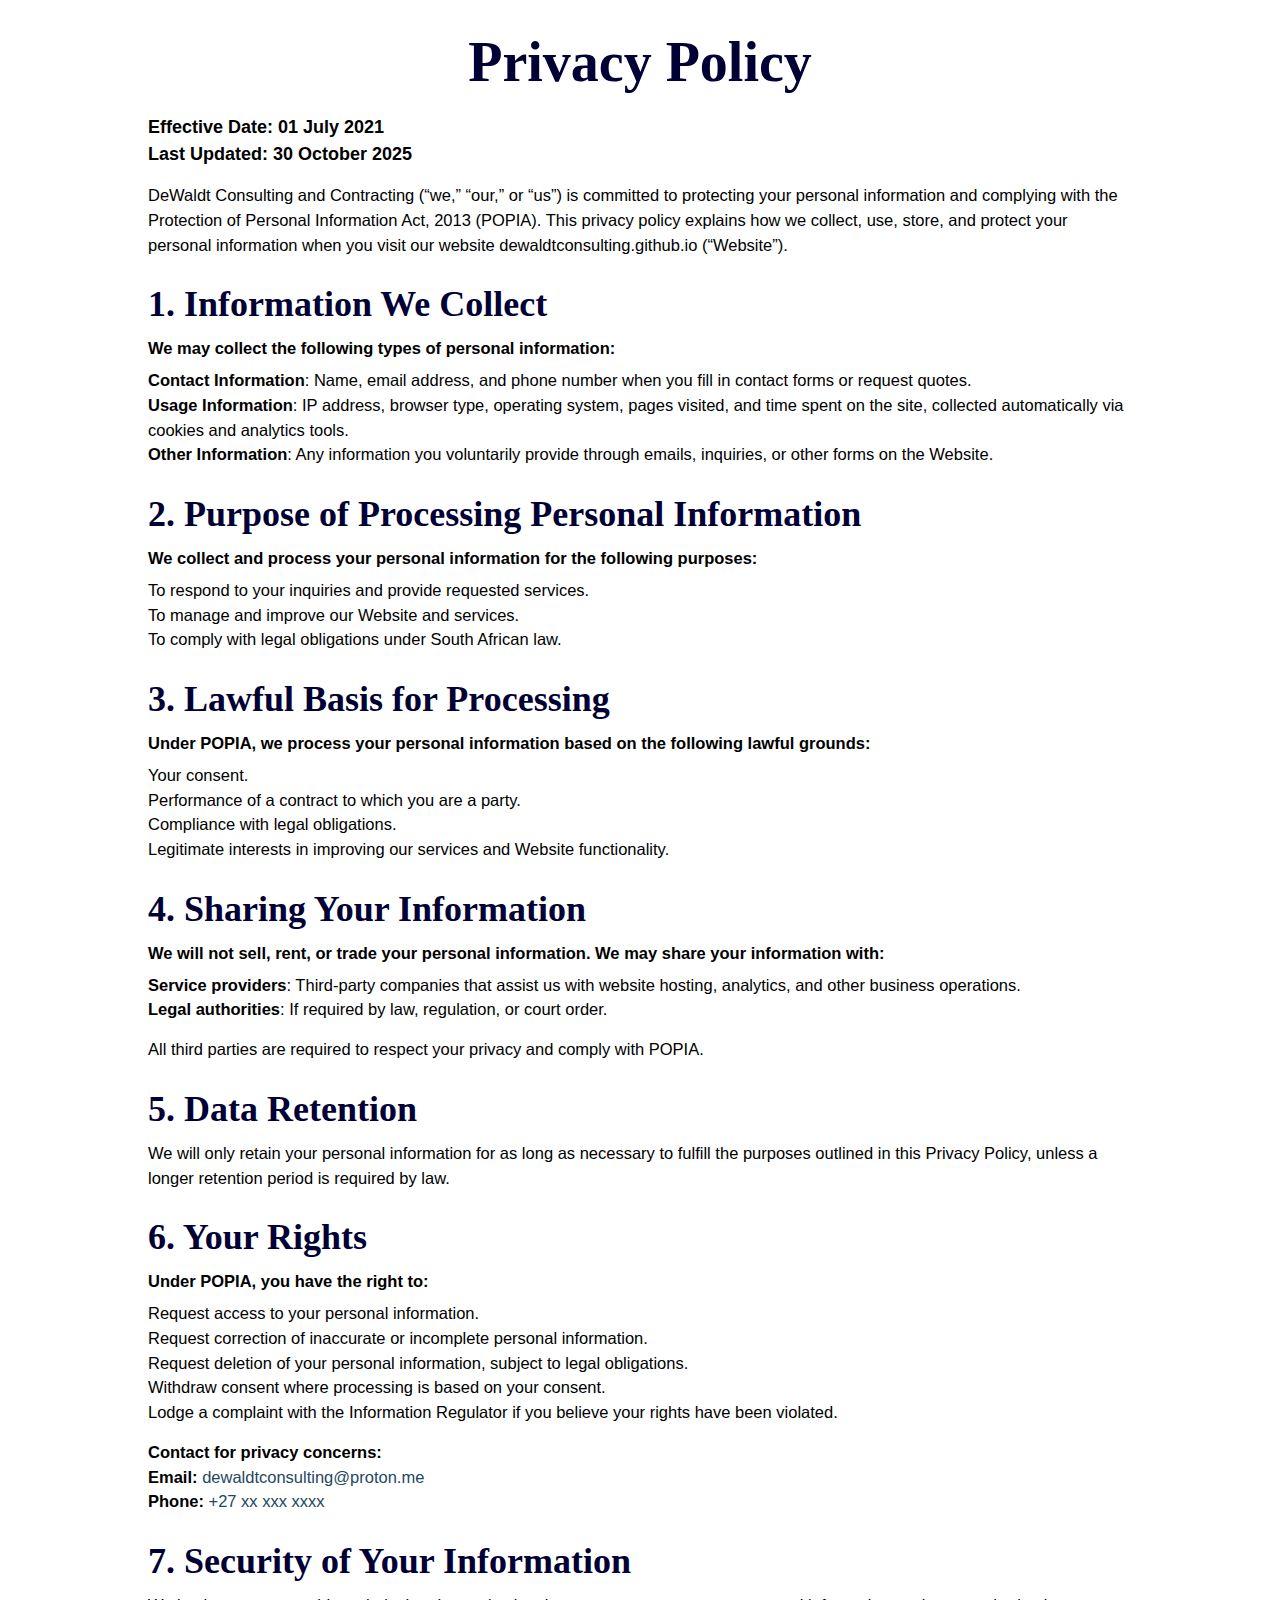
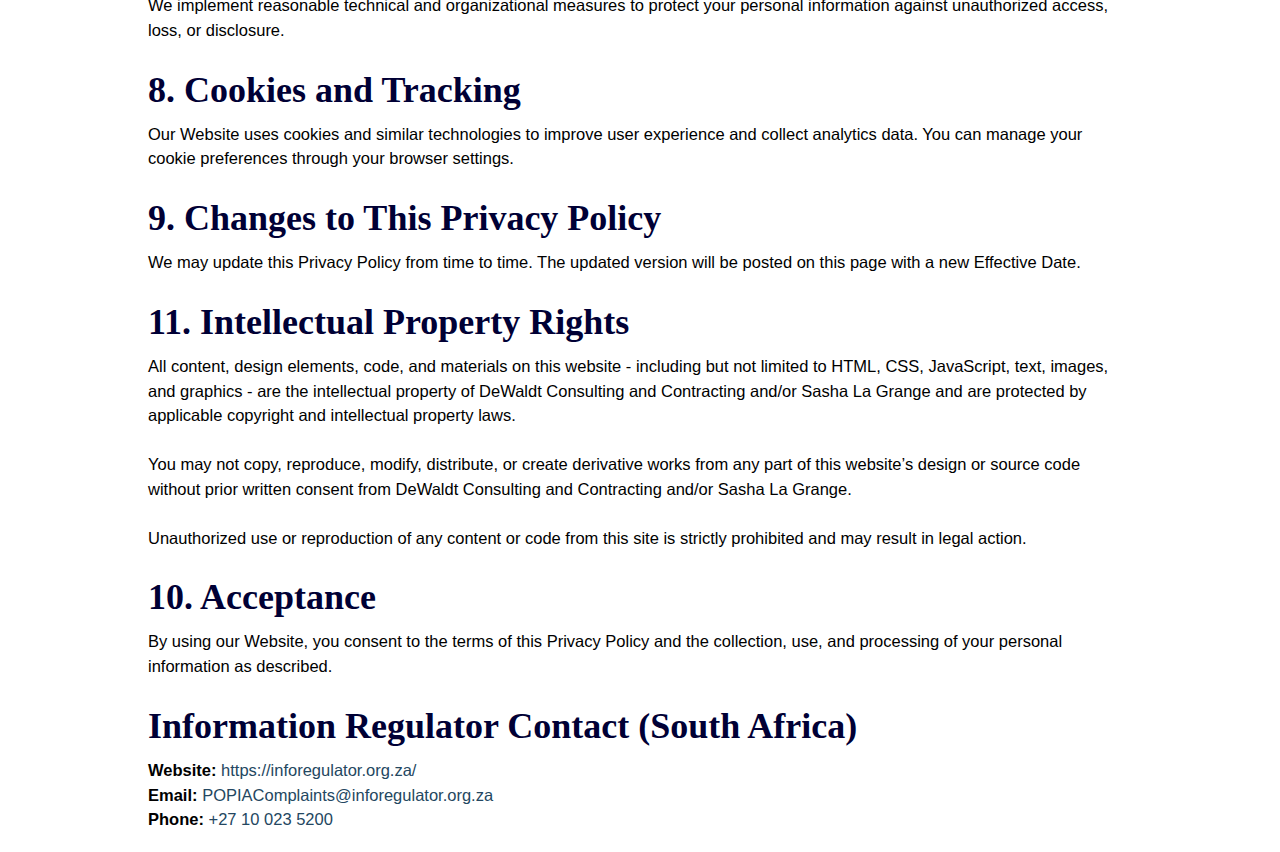
<file: privacy-policy.html>
<!DOCTYPE html>
<html lang="en">
<head>
    <meta charset="UTF-8">
    <meta name="viewport" content="width=device-width, initial-scale=1.0">
    <title>Privacy Policy | DeWaldt Consulting and Contracting (Pty) Ltd</title>
    <meta name="description" content="Privacy policy for this website outlining data collection, usage, and protection practices by DeWaldt Consulting and Contracting (Pty) Ltd.">

    <!-- Stylesheets -->
    <link rel="stylesheet" href="https://lunevedy.com/assets/2.0/css/lunevedy.min.css">
    <link rel="stylesheet" href="assets/css/global.css">

</head>

<body>

    <div class="privacy-container">
        <h1>Privacy Policy</h1>

        <p class="date">Effective Date: 01 July 2021</p>
        <p class="date">Last Updated: 30 October 2025</p>

        <p class="intro">DeWaldt Consulting and Contracting (“we,” “our,” or “us”) is committed to protecting your personal information and complying with the Protection of Personal Information Act, 2013 (POPIA). This privacy policy explains how we collect, use, store, and protect your personal information when you visit our website dewaldtconsulting.github.io (“Website”).</p>

        <h2>1. Information We Collect</h2>

        <p class="privacy-list-heading"><b>We may collect the following types of personal information:</b></p>

        <ul>
            <li class="privacy-lists"><b>Contact Information</b>: Name, email address, and phone number when you fill in contact forms or request quotes.</li>
            <li class="privacy-lists"><b>Usage Information</b>: IP address, browser type, operating system, pages visited, and time spent on the site, collected automatically via cookies and analytics tools.</li>
            <li class="privacy-lists"><b>Other Information</b>: Any information you voluntarily provide through emails, inquiries, or other forms on the Website.</li>
        </ul>

        <h2>2. Purpose of Processing Personal Information</h2>

        <p class="privacy-list-heading"><b>We collect and process your personal information for the following purposes:</b></p>

        <ul>
            <li class="privacy-lists">To respond to your inquiries and provide requested services.</li>
            <li class="privacy-lists">To manage and improve our Website and services.</li>
            <li class="privacy-lists">To comply with legal obligations under South African law.</li>
        </ul>

        <h2>3. Lawful Basis for Processing</h2>

        <p class="privacy-list-heading"><b>Under POPIA, we process your personal information based on the following lawful grounds:</b></p>

        <ul>
            <li class="privacy-lists">Your consent.</li>
            <li class="privacy-lists">Performance of a contract to which you are a party.</li>
            <li class="privacy-lists">Compliance with legal obligations.</li>
            <li class="privacy-lists">Legitimate interests in improving our services and Website functionality.</li>
        </ul>

        <h2>4. Sharing Your Information</h2>

        <p class="privacy-list-heading"><b>We will not sell, rent, or trade your personal information. We may share your information with:</b></p>

        <ul>
            <li class="privacy-lists"><b>Service providers</b>: Third-party companies that assist us with website hosting, analytics, and other business operations.</li>
            <li class="privacy-lists"><b>Legal authorities</b>: If required by law, regulation, or court order.</li>
        </ul>

        <p class="privacy-info">All third parties are required to respect your privacy and comply with POPIA.</p>

        <h2>5. Data Retention</h2>

        <p class="privacy-text">We will only retain your personal information for as long as necessary to fulfill the purposes outlined in this Privacy Policy, unless a longer retention period is required by law.</p>

        <h2>6. Your Rights</h2>

        <p class="privacy-list-heading"><b>Under POPIA, you have the right to:</b></p>

        <ul>
            <li class="privacy-lists">Request access to your personal information.</li>
            <li class="privacy-lists">Request correction of inaccurate or incomplete personal information.</li>
            <li class="privacy-lists">Request deletion of your personal information, subject to legal obligations.</li>
            <li class="privacy-lists">Withdraw consent where processing is based on your consent.</li>
            <li class="privacy-lists">Lodge a complaint with the Information Regulator if you believe your rights have been violated.</li>
        </ul>

        <p class="privacy-contact"><b>Contact for privacy concerns:</b></p>
        <p class="privacy-text"><b>Email:</b> <a href="mailto:dewaldtconsulting@proton.me">dewaldtconsulting@proton.me</a></p>
        <p class="privacy-text"><b>Phone:</b> <a href="tel:+27xxxxx">+27 xx xxx xxxx</a></p>

        <h2>7. Security of Your Information</h2>

        <p class="privacy-text">We implement reasonable technical and organizational measures to protect your personal information against unauthorized access, loss, or disclosure.</p>

        <h2>8. Cookies and Tracking</h2>

        <p class="privacy-text">Our Website uses cookies and similar technologies to improve user experience and collect analytics data. You can manage your cookie preferences through your browser settings.</p>

        <h2>9. Changes to This Privacy Policy</h2>

        <p class="privacy-text">We may update this Privacy Policy from time to time. The updated version will be posted on this page with a new Effective Date.</p>

        <h2>11. Intellectual Property Rights</h2>

        <p class="privacy-text">All content, design elements, code, and materials on this website - including but not limited to HTML, CSS, JavaScript, text, images, and graphics - are the intellectual property of DeWaldt Consulting and Contracting and/or Sasha La Grange and are protected by applicable copyright and intellectual property laws.</p>
        <br>
        <p class="privacy-text">You may not copy, reproduce, modify, distribute, or create derivative works from any part of this website’s design or source code without prior written consent from DeWaldt Consulting and Contracting and/or Sasha La Grange.</p>
        <br>
        <p class="privacy-text">Unauthorized use or reproduction of any content or code from this site is strictly prohibited and may result in legal action.</p>

        <h2>10. Acceptance</h2>

        <p class="privacy-text">By using our Website, you consent to the terms of this Privacy Policy and the collection, use, and processing of your personal information as described.</p>

        <h2>Information Regulator Contact (South Africa)</h2>

        <p class="privacy-text"><b>Website:</b> <a href="https://inforegulator.org.za/">https://inforegulator.org.za/</a></p>
        <p class="privacy-text"><b>Email:</b> <a href="mailto:POPIAComplaints@inforegulator.org.za">POPIAComplaints@inforegulator.org.za</a></p>
        <p class="privacy-text"><b>Phone:</b> <a href="tel:+27100235200">+27 10 023 5200</a></p>

    </div>

</body>

</html>
</file>
<file: assets/css/global.css>
/* 
  © 2025 Sasha La Grange and DeWaldt Consulting and Contracting (Pty) Ltd | www.dewaldtconsulting.co.za
  Custom styles for DeWaldt Consulting website
  Unauthorized copying, reproduction, or modification is prohibited.
*/

/*  ============= WEB BROWSER RESETS ============ */
* { margin: 0; padding: 0; border: none }
*, *::before, *::after { box-sizing: border-box }
html { height: 100%; font-size: 100%; font: inherit; vertical-align: baseline;
scroll-behavior: smooth; scroll-padding-top: 20px }
body { line-height: 1.5; min-height: 100vh }
img { max-width: 100%; height: auto; display: block; margin: 0 auto }
@media (max-width: 767px ) { body { text-rendering: optimizeSpeed } }
@media (min-width: 768px ) { body { text-rendering: optimizeLegibility } }


/* ============ CUSTOM PROPERTIES ============  */
:root {
    /* Alternatives to default sans-serif font */
    --font-sans: -apple-system, system-ui, BlinkMacSystemFont, Segoe UI, Roboto, Helvetica Neue, Fira Sans, Ubuntu, Oxygen, Oxygen Sans, Cantarell, Droid Sans, Apple Color Emoji, Segoe UI Emoji, Segoe UI Emoji, Segoe UI Symbol, Lucida Grande, Helvetica, Arial, sans-serif;

     /* Alternatives to default serif font */
    --font-serif: Cambria, "Hoefler Text", Utopia, "Liberation Serif", "Nimbus Roman No9 L Regular", Times, "Times New Roman", serif;

     /* Alternatives to default monospace font */
    --font-monospace: Menlo, Monaco, Consolas, "Liberation Mono", "Courier New", monospace;

    /* Fluid font size scale */
    --fs-sm: clamp(0.8rem, 0.17vi + 0.76rem, 0.89rem);
    --fs-base: clamp(1rem, 0.34vi + 0.91rem, 1.19rem);
    --fs-md: clamp(1.25rem, 0.61vi + 1.1rem, 1.58rem);
    --fs-lg: clamp(1.56rem, 1vi + 1.31rem, 2.11rem);
    --fs-xl: clamp(1.95rem, 1.56vi + 1.56rem, 2.81rem);
    --fs-xxl: clamp(2.44rem, 2.38vi + 1.85rem, 3.75rem);
    --fs-xxxl: clamp(3.05rem, 3.54vi + 2.17rem, 5rem);

    /* Color Variables */
    --headingsblue: #0A1F44;
    --iconsilver: #C9CED6;
    --hoversilver: #ADCCED;
    --backgroundblue: #244761;
    --hoverblue: #2E6868;
    --hoverteal: #2E6868;
    --darknavy: #000035;
    --grayscale900: #242424;
    --grayscale950: #0D0D0D;
    --gunmetal: #818589;
    --steel-gray: #71797E;
    --peach: #ffb88cff;
    --backgroundgrey: #eeeeee;
}


/* ============ TYPOGRAPHY ============  */

html { scroll-behavior: smooth; zoom: 1; }

*, *::before, *::after {
    box-sizing: border-box;
}

/* Nav Bar  */
nav.theme-light  { 
    position: sticky; 
    top: 0;
    z-index: 1000;
    background: var(--backgroundblue);
    box-shadow: none !important;
    border-bottom: none !important;
}

/* Menu */
nav.theme-light ul.links-wrapper { 
    font-family: "Montserrat", sans-serif; 
}

nav.theme-light ul.links-wrapper li a:link,
nav.theme-light ul.links-wrapper li a:visited { 
    color: var(--white-000);
    font-size: 1.4vw;
}

nav.theme-light ul.links-wrapper li a:focus,
nav.theme-light ul.links-wrapper li a:hover,
nav.theme-light ul.links-wrapper li a:active { 
    color: var(--darknavy);
    transition: linear;
    font-size: 1.2vw; 
    text-decoration-line: underline;
    text-decoration-color: var(--darknavy);
    font-weight: bold;
}

nav.theme-light a#btn-cta {
    margin-right: -20px;
    margin-top: 12px;
}

nav.theme-light a#btn-cta:link,
nav.theme-light a#btn-cta:visited {
    color: white;
    background-color: var(--darknavy);
    border-color: var(--darknavy);
}

nav.theme-light a#btn-cta:focus,
nav.theme-light a#btn-cta:hover,
nav.theme-light a#btn-cta:active { 
    color: var(--darknavy);
    border-color: var(--hoversilver);
    background-color: var(--hoversilver);
    transition: linear; 
}

/* Mobile Menu */
nav.theme-light .nav-toggle { background-color: var(--backgroundblue); }

nav.theme-light .nav-toggle .bar-1,
nav.theme-light .nav-toggle .bar-2,
nav.theme-light .nav-toggle .bar-3 { background-color: white };

@media (max-width: 767px) { 
    /*Base State: Hidden Menu */
    nav.theme-light ul.links-wrapper {
        position: absolute;
        top: 100%;
        left: 0;
        width: 100%;
        background-color: var(--backgroundblue);
        flex-direction: column;
        align-items: center;
        margin: 0;
        padding: 0;

        /* Animation Setup */
        max-height: 0;
        opacity: 0;
        overflow: hidden;
        visibility: hidden;
        pointer-events: none;
        transform: translateY(-10px);
        transition:
            max-height 0.4s ease,
            opacity 0.3s ease, 
            transform 0.4s ease;
        z-index: 999;
        will-change: max-height, opacity, transform;
    }
}

/* Active Menu */
@media (max-width: 767px) { 
    nav.theme-light ul.links-wrapper.active { 
        max-height: 380px; /* Adjust based on number of links */
        opacity: 1;
        transform: translateY(0);
        visibility: visible;
        pointer-events: auto;
        background-color: var(--backgroundblue);
    }
}

/* Mobile Menu Links */
@media (max-width: 767px) { 
    nav.theme-light ul.links-wrapper.active li a { 
        color: white;
        font-size: 16px;
        transition: none;
        -webkit-tap-highlight-color: transparent;
        background-color: transparent;
        outline: none;
    } 
}

@media (max-width: 767px) { 
    nav.theme-light ul.links-wrapper.active li a:focus,
    nav.theme-light ul.links-wrapper.active li a:hover,
    nav.theme-light ul.links-wrapper.active li a:active { 
        color: var(--darknavy);
        text-decoration-color: var(--darknavy);
    } 
}

@media (max-width: 767px) { 
    nav.theme-light ul.links-wrapper.active a#btn-cta {
        background-color: var(--darknavy);
        border-color: var(--darknavy);
        color: white;
        margin-left: -15px;
        font-size: 16px;
        transition:
            background-color 0.25s ease,
            border-color 0.25s ease,
            color 0.25s ease;
    }
}

@media (max-width: 767px) { 
    nav.theme-light ul.links-wrapper.active a#btn-cta:focus,
    nav.theme-light ul.links-wrapper.active a#btn-cta:hover,
    nav.theme-light ul.links-wrapper.active a#btn-cta:active { 
        background-color: var(--hoversilver);
        border-color: var(--hoversilver);
        color: var(--darknavy);
    }
}

/* Logo */
nav.theme-light .brand img {
    width: 200px;
    max-height: 70px;
    margin-bottom: 5px;
    margin-top: -5px;
    margin-left: -30px;
} 

/* Mobile Logo */
@media (max-width: 767px) { 
    nav.theme-light .brand img {
        width: 150px;
        max-height: 50px;
        margin-left: -10px;
        margin-bottom: -10px;
    } 
}

/* Hero & Background Img */
header.hero-bg { 
    position: relative;
    width: 100%;
    aspect-ratio: 16 / 9;
    display: flex;
    flex-direction: column;
    align-items: center;
}

header.hero-bg .container-media {
    position: absolute;
    inset: 0;
    width: 100%;
    height: 100%;
    z-index: 0;
}

header.hero-bg .container-media img {
    width: 100%;
    height: 100%;
    object-fit: cover;
    display: block;
}

header.hero-bg > .container-overlay { 
    position: absolute;
    inset: 0;
    background-image: linear-gradient(rgba(0,0,0,0.0),rgba(0,0,0,0.0)); 
}

/* Mobile Hero & Background Img */
@media (max-width: 767px) { 
    header.hero-bg {
        display: flex;
        flex-direction: column;      
        justify-content: center;     
        align-items: center;         
        padding: 20px 10px;          
        height: auto;
    }
}

/* Hero Text */
header.hero-bg .container-text {
    z-index: 2;
    text-align: center;
    font-size: larger;
    display: flex;
    flex-direction: column;
    align-items: center;
    background-color: rgba(255, 255, 255, 0.6);
    border-radius: 25px;
    padding: 10px;;
}

header.hero-bg .container-text h1 {
    font-family: "Montserrat", sans-serif;
    text-align: center;
    color: var(--darknavy);
    font-weight: 600;
    margin-top: -10px;
}

header.hero-bg .container-text .highlight {
    color: var(--hoversilver);
    text-shadow: #0D0D0D 2px 2px 4px;
}

header.hero-bg .container-text .divider {
    width: 30%;
    height: 4px;
    background: var(--iconsilver);
    margin-top: 5px;
    box-shadow: 0 0 10px #0D0D0D;
}

header.hero-bg .container-text h2 {
    font-family: "Inter", sans-serif;
    font-size: 24px;
    text-align: center;
    color: var(--darknavy);
    margin-top: 15px;
}

/* Mobile Hero Text */
@media (max-width: 767px) { 
    header.hero-bg .container-text{
        z-index: 2;
        text-align: center;
        margin-top: 5px;
    }
} 

@media (max-width: 767px) { 
    header.hero-bg .container-text h1 {
        font-family: "Montserrat", sans-serif;
        text-align: center;
        color: var(--darknavy);
        font-weight: bold;
        font-size: 5vw;
        margin-bottom: 5px;
    }
}

@media (max-width: 767px) { 
    header.hero-bg .container-text .highlight {
        color: var(--hoversilver);
        text-shadow: #0D0D0D 1px 1px 2px;
    }
}

@media (max-width: 767px) { 
    header.hero-bg .container-text .divider {
        width: 50%;
        height: 2px;
        background-color: var(--iconsilver);
        margin-top: 2px;
        margin-bottom: 2px;
        box-shadow: 0 0 8px black;
    }
}

@media (max-width: 767px) { 
    header.hero-bg .container-text h2 {
        font-family: "Inter", sans-serif;
        font-size: 3vw;
        text-align: center;
        color: var(--darknavy);
        margin-top: 5px;
        margin-bottom: -10px;
    }
}

/* Hero CTA */
header.theme-light .container-btn a.btn:nth-child(1),
header.theme-light .container-btn a.btn:nth-child(2) { 
    z-index: 2;
    display: flex;
    align-items: center;
    margin-bottom: 2rem;
    gap: 1rem;;
}

header.theme-light .container-btn a.btn:nth-child(1),
header.theme-light .container-btn a.btn:nth-child(2) { font-family: "Montserrat", serif; }

header.theme-light .container-btn a.btn:nth-child(1):link,
header.theme-light .container-btn a.btn:nth-child(1):visited { 
    color: white; 
    background-color: var(--darknavy);
    border-color: var(--darknavy);
    font-size: 1.25vw;
}

header.theme-light .container-btn a.btn:nth-child(1):focus,
header.theme-light .container-btn a.btn:nth-child(1):hover,
header.theme-light .container-btn a.btn:nth-child(1):active { 
    color: var(--darknavy); 
    transition: all 0.3s ease; 
    background-color: var(--hoversilver);
    border-color: var(--hoversilver);
    font-size: 1.4vw;
}

header.theme-light .container-btn a.btn:nth-child(2):link,
header.theme-light .container-btn a.btn:nth-child(2):visited { 
    color: white; 
    background-color: var(--darknavy);
    border-color: var(--darknavy);
    font-size: 1.25vw;
}

header.theme-light .container-btn a.btn:nth-child(2):focus,
header.theme-light .container-btn a.btn:nth-child(2):hover,
header.theme-light .container-btn a.btn:nth-child(2):active { 
    color: var(--darknavy); 
    transition: all 0.3s ease; 
    background-color: var(--hoversilver);
    border-color: var(--hoversilver);
    font-size: 1.4vw;
}

/* Mobile Hero CTA */
@media (max-width: 767px) { 
    header.theme-light .container-btn {
        display: flex;
        flex-wrap: nowrap;
        gap: 5px;
        margin-top: 10px;
    }
}

@media (max-width: 767px) {
    header.theme-light .container-btn i.fa-archway,  header.theme-light .container-btn i.fa-file-lines {
        margin-right: -25px;
    }
}

@media (max-width: 767px) { 
    header.theme-light .container-btn a.btn:nth-child(1),
    header.theme-light .container-btn a.btn:nth-child(2) {
        font-family: "Montserrat", serif; 
    } 
}

@media (max-width: 767px) { 
    header.theme-light .container-btn a.btn:nth-child(1):link,
    header.theme-light .container-btn a.btn:nth-child(1):visited { 
        color: white; 
        background-color: var(--darknavy);
        border-color: var(--darknavy);
        font-size: 2vw;
    } 
}

@media (max-width: 767px) { 
    header.theme-light .container-btn a.btn:nth-child(1):focus,
    header.theme-light .container-btn a.btn:nth-child(1):hover,
    header.theme-light .container-btn a.btn:nth-child(1):active { 
        color: var(--darknavy); transition: all 0.3s ease; 
        background-color: var(--hoversilver);
        border-color: var(--hoversilver);
        font-size: 1.75vw;
    } 
}

@media (max-width: 767px) { 
    header.theme-light .container-btn a.btn:nth-child(2):link,
    header.theme-light .container-btn a.btn:nth-child(2):visited { 
        color: white; 
        background-color: var(--darknavy);
        border-color: var(--darknavy);
        font-size: 2vw;
    } 
}

@media (max-width: 767px) { 
    header.theme-light .container-btn a.btn:nth-child(2):focus,
    header.theme-light .container-btn a.btn:nth-child(2):hover,
    header.theme-light .container-btn a.btn:nth-child(2):active { 
        color: var(--darknavy); transition: all 0.3s ease; 
        background-color: var(--hoversilver);
        border-color: var(--hoversilver);
        font-size: 1.75vw;
    } 
}

/* Section: Intro */
.section-selector-3.theme-light {
    margin-bottom: -80px;
}

.section-selector-3.theme-light .intro {
    font-size: 23px;
    margin-top: -25px;
    color: black;
    font-family: "Inter", sans-serif;
}

.section-selector-3.theme-light .intro .bold-text {
    color: var(--darknavy);
}

.section-selector-3.theme-light .service-item .fa-solid {
    color: var(--backgroundblue);
}

.section-selector-3.theme-light .service-item p {
    font-size: 23px;
}

.section-selector-3.theme-light .service-item .bold-text {
    color: var(--darknavy);
}

/* Mobile Section: Intro */
@media (max-width: 767px) {
    .section-selector-3.theme-light {
        margin-bottom: -70px;
    }
}

@media (max-width: 767px) {
    .section-selector-3.theme-light .intro {
        font-size: 4vw;
        margin-top: -25px;
        color: black;
        font-family: "Inter", sans-serif;
        margin-bottom: -5px;
    }
}

@media (max-width: 767px) {
    .section-selector-3.theme-light .service-item p {
        font-size: 4vw;
    }
}

/* Sections Background */
.section-selector-1.theme-light, 
.section-selector-2.theme-light, 
.section-selector-3.theme-light, 
.section-selector-4.theme-light,
.section-selector-5.theme-light,
.section-selector-6.theme-light,
.section-selector-7.theme-light,
.section-selector-8.theme-light {
    background-color: var(--backgroundgrey) 
}

/* Sections: Services Headings */

.section-selector-1.theme-light {
    margin-top: 10px;
}

.section-selector-2.theme-light {
    margin-top: -80px;
}

.section-selector-1 .col-1 h2, 
.section-selector-2 .col-1 h2 {
    text-transform: uppercase;
    color: var(--darknavy);
    font-size: 55px;
    font-weight: 400;
    font-family: "Montserrat", sans-serif;
}

.section-selector-1 .col-1 .underline, 
.section-selector-2 .col-1 .underline {
    width: 20%;
    height: 4px;
    margin-left: auto;
    margin-right: auto;
    background-color: var(--iconsilver);
    margin-top: -8px;
}

/* Mobile Headings */
@media (max-width: 767px) {
    .section-selector-2.theme-light {
        margin-top: -50px;
    }
}

@media (max-width: 767px) {
    .section-selector-1 .col-1 h2 {
        text-transform: uppercase;
        color: var(--darknavy);
        font-size: 30px;
        font-weight: 400;
        font-family: "Montserrat", sans-serif;
        margin-top: -20px;
    }
}

@media (max-width: 767px) {
    .section-selector-2 .col-1 h2 {
        text-transform: uppercase;
        color: var(--darknavy);
        font-size: 30px;
        font-weight: 400;
        font-family: "Montserrat", sans-serif;
        margin-top: -25px;
    }
}

@media (max-width: 767px) {
    .section-selector-1 .col-1 .underline, 
    .section-selector-2 .col-1 .underline {
        width: 40%;
        height: 4px;
        margin-left: auto;
        margin-right: auto;
        background-color: var(--iconsilver);
        margin-top: -8px;
        margin-bottom: -10px;
    }
}

/* Images */
.section-selector-1 .col-3 figure, 
.section-selector-2 .col-3 figure {
    position: relative;
}

.section-selector-1 .col-3 img, 
.section-selector-2 .col-3 img {
    opacity: 1;
    display: block;
    transition: 0.5s ease;
    backface-visibility: hidden;
    width: 80%;
}

.section-selector-1 .col-3 .text-box, 
.section-selector-2 .col-3 .text-box {
    transition: 0.5s ease;
    opacity: 0;
    position: absolute;
    top: 50%;
    left: 50%;
    transform: translate(-50%, -50%);
    -ms-transform: translate(-50%, -50%);
    text-align: center;
}

.section-selector-1 .col-3 .text, 
.section-selector-2 .col-3 .text {
    background-color: #000035;
    color: white;
    font-size: 16px;
    padding: 16px 32px;
    font-family: "Inter", sans-serif;
}

.section-selector-1 .col-3 figure:hover img, 
.section-selector-2 .col-3 figure:hover img {
    opacity: 0.3;
}

.section-selector-1 .col-3 figure:hover .text-box, 
.section-selector-2 .col-3 figure:hover .text-box {
    opacity: 1;
}

/* Mobile Images */
@media (max-width: 767px) {
    .section-selector-1 .col-3 figure, 
    .section-selector-2 .col-3 figure {
        position: relative;
        flex-direction: column;
        gap: 0;
        margin-top: -10px;
        margin-bottom: -20px;
    }
}

@media (max-width: 767px) {
    .section-selector-1 .col-3 img, 
    .section-selector-2 .col-3 img {
        opacity: 1;
        display: block;
        transition: 0.5s ease;
        backface-visibility: hidden;
        width: 60%;
        margin-left: auto;
        margin-right: auto;
    }
}

@media (max-width: 767px) {
    .section-selector-1 .col-3 .text-box, 
    .section-selector-2 .col-3 .text-box {
        opacity: 1; /* Makes text visible */
        /* Reset positioning */
        position: static;
        transform: none;
        /* Center block itself */
        width: 60%;
        margin-left: auto;
        margin-right: auto;
        /* Overlay Box */
        padding-top: 0;
        text-align: center;
    }
}

@media (max-width: 767px) {
    .section-selector-1 .col-3 .text, 
    .section-selector-2 .col-3 .text {
        background-color: rgba(30, 30, 30, 0.4);
        color: white;
        text-transform: uppercase;
        font-size: 3vw;
        padding: 0;
        text-align: center;
        font-family: "Inter", sans-serif;
        font-weight: 150;
    }
}

@media (max-width: 767px) {
    .section-selector-1 .col-3 figure:hover img, 
    .section-selector-2 .col-3 figure:hover img {
        opacity: 1;
    }
}

@media (max-width: 767px) {
    .section-selector-1 .col-3 figure:hover .text-box, 
    .section-selector-2 .col-3 figure:hover .text-box {
        opacity: 1;
    }
}

/* Section CTA */
.section-selector-4.theme-light {
    font-family: "Inter", sans-serif;
}

.section-selector-4.theme-light h3 {
    font-size: 2.5vw;
    font-weight: 300;
    margin-top: -50px;
}

.section-selector-4.theme-light p {
    font-size: 2.5vw;
    font-weight: bold;
}

.section-selector-4.theme-light a:link,
.section-selector-4.theme-light a:visited {
    color: var(--darknavy);
    text-decoration: none;
}

.section-selector-4.theme-light a:focus,
.section-selector-4.theme-light a:hover,
.section-selector-4.theme-light a:active {
    color: var(--backgroundblue);
    text-decoration: none;
}

/* Mobile Section CTA */
@media (max-width: 767px) {
    .section-selector-4.theme-light {
        margin-top: -35px;
    }
}

@media (max-width: 767px) {
    .section-selector-4.theme-light h3 {
        font-size: 4vw;
        font-weight: 300;
        margin-top: -40px;
        text-align: center;
    }
}

@media (max-width: 767px) {
    .section-selector-4.theme-light p {
        font-size: 4vw;
        font-weight: bold;
        text-align: center;
    }
}

/* Footer */
footer.theme-light { 
    background-color: var(--backgroundblue);
}

footer.theme-light img {
    width: 15%;
    height: 15%;
    margin-top: -20px;
    margin-bottom: 10px;
}

footer.theme-light > ul.footer-links li a:link,
footer.theme-light > ul.footer-links li a:visited { 
    color: var(--white-000); 
    text-decoration: none;
    font-family: "Montserrat", serif;
    font-size: 1.5vw;
    transition: linear;
}

footer.theme-light > ul.footer-links li a:focus,
footer.theme-light > ul.footer-links li a:hover,
footer.theme-light > ul.footer-links li a:active { 
    color: var(--darknavy);
    text-decoration: none; 
    font-family: "Montserrat", serif;
    font-size: 1.2vw;
    font-weight: bold;
}

/* Footer Icons */

footer.theme-light > ul.footer-icons {
    margin-top: -20px;
}

footer.theme-light > ul.footer-icons li a:link i,
footer.theme-light > ul.footer-icons li a:visited i { 
    color: var(--darknavy) 
}

footer.theme-light > ul.footer-icons li a:focus i,
footer.theme-light > ul.footer-icons li a:hover i,
footer.theme-light > ul.footer-icons li a:active i { 
    color: var(--hoversilver) 
}

/* Designed By */
footer.theme-light .designby p {
    color: white;
    font-family: "Inter", sans-serif;
    font-weight: 200;
    margin-top: -25px;
}

footer.theme-light .designby a:link,
footer.theme-light .designby a:visited {
    color: var(--darknavy);
    text-decoration: none;
    font-weight: bold;
}

footer.theme-light .designby a:focus,
footer.theme-light .designby a:hover,
footer.theme-light .designby a:active {
    color: var(--peach);
}

/* Copyright */
footer.theme-light .copyright { 
    background-color: var(--backgroundblue) 
}

footer.theme-light .copyright p { 
    color: white;
    font-family: "Inter", sans-serif;
    font-weight: 200;
    margin-bottom: -10px;
}

/* Mobile Footer */
@media (max-width: 767px) {
    footer.theme-light {
        margin-top: -20px;
    }
}

@media (max-width: 767px) {
    footer.theme-light img {
        width: 25%;
        height: 25%;
        margin-top: -10px;
        margin-bottom: -5px;
    }
}

@media (max-width: 767px) {
    footer.theme-light > ul.footer-links {
        display: flex;
        justify-content: center;
        flex-wrap: nowrap;
        margin-bottom: 20px;
    }
}

@media (max-width: 767px) {
    footer.theme-light > ul.footer-links li a:link,
    footer.theme-light > ul.footer-links li a:visited { 
        color: var(--white-000); 
        text-decoration: none;
        font-family: "Montserrat", serif;
        font-size: 2vw;
        transition: linear;
    }
}

@media (max-width: 767px) {
    footer.theme-light > ul.footer-links li a:focus,
    footer.theme-light > ul.footer-links li a:hover,
    footer.theme-light > ul.footer-links li a:active { 
        color: var(--darknavy);
        text-decoration: none; 
        font-family: "Montserrat", serif;
        font-size: 1.75vw;
        font-weight: bold;
    }
}

/* Footer Icons */
@media (max-width: 767px) {
    footer.theme-light > ul.footer-icons {
        display: flex;
        justify-content: center;
        flex-wrap: nowrap;
        margin-top: -35px;
    }
}

@media (max-width: 767px) {
    footer.theme-light > ul.footer-icons li {
        display: flex;
        align-items: center;
        justify-content: center;
        width: 25px;
        height: 25px;
    }
}

@media (max-width: 767px) {
    footer.theme-light > ul.footer-icons i.fa-brands {
        font-size: 14px;
    }
}

@media (max-width: 767px) {
    footer.theme-light > ul.footer-icons i.fa-envelope {
        font-size: 14px;
    }
}

/* Mobile Design By */
@media (max-width: 767px) { 
    footer.theme-light .designby p {
        color: white;
        font-family: "Inter", sans-serif;
        font-weight: 200;
        margin-top: -25px;
        font-size: 3vw;
    }
}

@media (max-width: 767px) {
    footer.theme-light .designby a:link,
    footer.theme-light .designby a:visited {
        color: var(--darknavy);
        text-decoration: none;
        font-weight: bold;
    }
}

@media (max-width: 767px) {
    footer.theme-light .designby a:focus,
    footer.theme-light .designby a:hover,
    footer.theme-light .designby a:active {
        color: var(--peach);
    }
}

/* Mobile Copyright */
@media (max-width: 767px) {
    footer.theme-light .copyright p { 
        color: white;
        font-family: "Inter", sans-serif;
        font-weight: 200;
        font-size: 3vw;
        margin-top: -20px;
        margin-bottom: 1px;
    }
}

/* About & Process Sections */
.section-selector-5.theme-light {  
    margin-top: -60px;
    margin-bottom: -20px;
}

.section-selector-5.theme-light .about-headings {
    font-size: 3.5vw;
    font-family: "Montserrat", serif;
    text-align: center;
    color: var(--darknavy);
}

.section-selector-5.theme-light .divider {
    display: block;
    width: 15%;
    height: 4px;
    margin-left: auto;
    margin-right: auto;
    background-color: var(--iconsilver);
    margin-bottom: 30px;
}

.section-selector-5.theme-light .about-text {
    font-size: 1.75vw;
    font-family: "Inter", sans-serif;
    font-weight: 350;
    margin-bottom: 20px;
    text-align: center;
}

.section-selector-5.theme-light .about-text .bold-text {
    color: var(--backgroundblue);
}

.section-selector-5.theme-light .about-text-italics {
    font-style: italic;
    text-align: center;
    font-size: 1.75vw;
    color: var(--darknavy);
}

.section-selector-5.theme-light .bold-list {
    color: var(--backgroundblue);
}

.section-selector-5.theme-light li {
    font-size: 1.75vw;
    font-family: "Inter", sans-serif;
    font-weight: 350;
}

.section-selector-5.theme-light .fa-li i {
    font-size: 1.75vw;
    color: var(--darknavy);
}

.section-selector-5.theme-light .about-CTA {
    font-size: 2vw;
    font-family: "Inter", sans-serif;
    font-weight: 350;
    text-align: center;
    margin-top: 30px;
    margin-bottom: 0;
}

.section-selector-5.theme-light .about-CTA a:link,
.section-selector-5.theme-light .about-CTA a:visited {
    font-size: 1.75vw;
    font-family: "Inter", sans-serif;
    font-weight: bold;
    text-decoration: none;
    text-transform: uppercase;
    color: var(--darknavy);
}

.section-selector-5.theme-light .about-CTA a:focus,
.section-selector-5.theme-light .about-CTA a:hover, 
.section-selector-5.theme-light .about-CTA a:active {
    font-size: 1.75vw;
    font-family: "Inter", sans-serif;
    font-weight: bold;
    text-decoration: none;
    text-transform: uppercase;
    color: var(--backgroundblue);
}

.section-selector-5.theme-light img.founder {
    max-width: 20vw;
    margin: 0 auto 20px;
}

.section-selector-5.theme-light img.process {
    border-radius: 25px;
}

/* Mobile About & Process Section */
@media (max-width: 767px) {
    .section-selector-5.theme-light { 
        background-color: var(--backgroundgrey); 
        margin-top: -40px;
    }
}

@media (max-width: 767px) {
    .section-selector-5.theme-light .about-headings {
        font-size: 6vw;
        font-family: "Montserrat", serif;
        text-align: center;
        color: var(--darknavy);
        margin-top: 20px;
    }
}

@media (max-width: 767px) {
    .section-selector-5.theme-light .divider {
        display: block;
        height: 2px;
        width: 25%;
        margin-left: auto;
        margin-right: auto;
        background-color: var(--iconsilver);
        margin-bottom: 15px;
    }
}

@media (max-width: 767px) {
    .section-selector-5.theme-light .about-text {
        font-size: 3vw;
        font-family: "Inter", sans-serif;
        font-weight: 450;
        margin-bottom: 10px;
    }
}

@media (max-width: 767px) {
.section-selector-5.theme-light .about-text-italics {
    font-style: italic;
    text-align: center;
    font-size: 3vw;
    }
}

@media (max-width: 767px) {
    .section-selector-5.theme-light li {
        font-size: 3vw;
        font-family: "Inter", sans-serif;
    }
}

@media (max-width: 767px) {
    .section-selector-5.theme-light .fa-li i {
        font-size: 3vw;
        color: var(--darknavy);
    }
}

@media (max-width: 767px) {
    .section-selector-5.theme-light .about-CTA {
        font-size: 3vw;
        font-family: "Inter", sans-serif;
        font-weight: 450;
        text-align: center;
    }
}

@media (max-width: 767px) {
    .section-selector-5.theme-light .about-CTA a:link,
    .section-selector-5.theme-light .about-CTA a:visited {
        font-size: 3vw;
        font-family: "Inter", sans-serif;
        font-weight: bold;
        text-decoration: none;
        color: var(--darknavy);
    }
}

@media (max-width: 767px) {
    .section-selector-5.theme-light .about-CTA a:focus,
    .section-selector-5.theme-light .about-CTA a:hover, 
    .section-selector-5.theme-light .about-CTA a:active {
        font-size: 3vw;
        font-family: "Inter", sans-serif;
        font-weight: bold;
        text-decoration: none;
        color: var(--backgroundblue);
    }
}

@media (max-width: 767px) {
    .section-selector-5.theme-light img.founder {
        max-width: 100px;
        margin: 0 auto 10px;
    }
}

/* Contact */
.section-selector-6.theme-light {
    margin-top: -60px;
}

.section-selector-6.theme-light .contact-heading {
    font-size: 3.5vw;
    font-family: "Montserrat", serif;
    text-align: center;
    color: var(--darknavy);
}

.section-selector-6.theme-light .divider {
    display: block;
    width: 15%;
    height: 4px;
    margin-left: auto;
    margin-right: auto;
    background-color: var(--iconsilver);
    margin-bottom: 30px;
}

.section-selector-6.theme-light .contact-text {
    font-size: 2vw;
    font-family: "Inter", sans-serif;
    font-weight: 350;
    margin-top: -10px;
    margin-bottom: -50px !important;
    text-align: center;
}

.section-selector-6.theme-light a:link,
.section-selector-6.theme-light a:visited {
    color: var(--backgroundblue);
    text-decoration: none;
    font-weight: bolder;
}

.section-selector-6.theme-light a:focus,
.section-selector-6.theme-light a:hover,
.section-selector-6.theme-light a:active {
    color: var(--darknavy);
    text-decoration: none;
}

/* Contact Form */
.section-selector-7.theme-light .form-container {
    background-image: url(../img/building-contact.webp) !important;
    background-size: cover;
    background-position: center;
    background-repeat: no-repeat;
    position: relative;
    border-radius: 20px;
}

.section-selector-7.theme-light .form-container::before {
    content: '';
    position: absolute;
    top: 0;
    left: 0;
    right: 0;
    bottom: 0;
    background-color: rgba(0, 0, 0, 0.7) !important;
    border-radius: 20px;
    z-index: 1;
}

.section-selector-7.theme-light form {
    position: relative;
    z-index: 5;
    transform: translateZ(0);
    border-radius: 20px;
    padding: 30px;
    background-color: transparent !important;
}

input[type="text"] {
    height: 40px;
    font-size: large !important;
    font-family: "Inter", sans-serif !important;
    border-style: none !important;
}

input[type="email"] {
    height: 40px;
    font-size: large !important;
    font-family: "Inter", sans-serif !important;
    border-style: none !important;
}

input[type="tel"] {
    height: 40px !important;
    font-size: large !important;
    background-color: white !important;
    width: 100%;
    font-family: "Inter", sans-serif !important;
    border-style: none !important;
}

input[type="date"] {
    height: 40px !important;
    font-size: large !important;
    background-color: white !important;
    font-family: "Inter", sans-serif !important;
    border-style: none !important;
}

.section-selector-7.theme-light .form-row {
    margin-top: 20px;
    margin-left: 20px;
    margin-right: 20px;
    margin-bottom: 20px;
}

.section-selector-7.theme-light .form-row label {
    font-family: "Montserrat", serif;
    color: white !important;
    cursor: default !important;
    font-size: 1.5vw !important;
}

.section-selector-7.theme-light .form-row .asterisk  {
    color: red !important;
    font-size: 1.25vw !important;
}

.section-selector-7.theme-light .form-row5 {
    display: inline-block;
    vertical-align: top;
    margin-top: 10px;
    margin-left: 20px;
    margin-right: -5px;
}

.section-selector-7.theme-light .form-row5 label {
    font-family: "Montserrat", serif;
    color: white !important;
    cursor: default !important;
    font-size: 1.5vw !important;
}

.section-selector-7.theme-light select {
    height: 40px;
    width: 300px;
    border-radius: 5px;
    font-size: large;
}

.section-selector-7.theme-light select:focus {
    border: none !important;
    outline: none !important;
    box-shadow: none !important;
}

.section-selector-7.theme-light textarea {
    font-size: large !important;
    font-family: "Inter", sans-serif !important;
    border-style: none !important;
}

.section-selector-7.theme-light textarea:focus {
    border: none !important;
    outline: none !important;
    box-shadow: none !important;
}

.form-row7 {
    width: 100%;
    margin-top: 20px;
}

.form-row7 label.checkbox-row {
    position: relative !important;
    display: block !important;
    padding: 0 !important;
    margin: 0 !important;
    line-height: 1 !important;

    font-family: "Inter", sans-serif;
    color: white !important;
    font-size: 14px !important;
    cursor: pointer;
}

.form-row7 label.checkbox-row input[type="checkbox"] {
    position: absolute !important;
    top: -20px !important;
    transform: none !important;
    width: 18px !important;
    height: 18px !important;
    margin-left: -140px !important;
    padding: 0 !important;
    z-index: 10 !important;
    accent-color: #007bff;
    cursor: pointer;
}

/* Media Query for typical iPad screen widths (e.g., 768px to 1024px) */
@media (min-width: 768px) and (max-width: 1024px) {
    .form-row7 label.checkbox-row input[type="checkbox"] {
        /* Apply a DIFFERENT left value that works only for the iPad screen size */
        margin-left: 0 !important; 
        
        /* Keep the same vertical alignment if it's still needed */
        top: 0 !important; 
    }
}

.form-row7 label.checkbox-row .consent-text {
    /* Padding to clear space for the checkbox */
    padding-left: 23px !important; 
    padding-top: 0 !important;
    
    /* Ensure text aligns correctly */
    display: block !important;
    margin: 0 !important;
    padding-right: 0 !important; 
    
    /* Ensure text wrapping is correct */
    writing-mode: horizontal-tb !important; 
    white-space: normal !important;
}

.section-selector-7.theme-light .form-footer {
    display: flex;
    justify-content: center !important;
    margin-top: 30px;
    
}

.section-selector-7.theme-light .form-footer button {
    font-size: 1.5vw !important;
    background-color: var(--darknavy) !important;
    border-color: var(--darknavy) !important;
    color: white !important;
    margin-left: auto;
    margin-right: auto;
}

.section-selector-7.theme-light .form-footer button:hover {
    color: var(--darknavy) !important;
    background-color: var(--hoversilver) !important;
    border-color: var(--hoversilver) !important;
}

/* Mobile Contact Section */
@media (max-width: 767px) {
    .section-selector-6.theme-light { 
        margin-top: -40px;
        margin-bottom: -20px;
    }
}

@media (max-width: 767px) {
    .section-selector-6.theme-light .contact-heading {
        font-size: 6vw;
        font-family: "Montserrat", serif;
        text-align: center;
        color: var(--darknavy);
    }
}

@media (max-width: 767px) {
    .section-selector-6.theme-light .divider {
        display: block;
        height: 2px;
        width: 25%;
        margin-left: auto;
        margin-right: auto;
        background-color: var(--iconsilver);
        margin-bottom: 25px;
    }
}

@media (max-width: 767px) {
    .section-selector-6.theme-light .contact-text {
        font-size: 3vw;
        font-family: "Inter", sans-serif;
        font-weight: 450;
        margin-bottom: 0 !important;
    }
}

/* Mobile Contact Form */
@media (max-width: 767px) {
    .section-selector-7.theme-light .form-container {
        margin-top: -40px;
    }
}

@media (max-width: 767px) {
    .section-selector-7.theme-light .form-row {
        margin: 0;
    }
}

@media (max-width: 767px) {
    input[type="text"] {
        height: 30px !important;
        font-size: 16px !important;
        font-family: "Inter", sans-serif !important;
        border-style: none !important;
    }   
}

@media (max-width: 767px) {
    input[type="email"] {
        height: 30px !important;
        font-size: 16px !important;
        font-family: "Inter", sans-serif !important;
        border-style: none !important;
    }
}

@media (max-width: 767px) {
    input[type="tel"] {
        height: 30px !important;
        font-size: 16px !important;
        background-color: white !important;
        font-family: "Inter", sans-serif !important;
        border-style: none !important;
    }
}

@media (max-width: 767px) {
    .date-wrapper {
        width: 80% !important;
        max-width: 80% !important;
        margin-left: 0;
    }
}

@media (max-width: 767px) {
    .date-wrapper input[type="date"] {
        height: 30px !important;
        font-size: 16px !important;
        background-color: white !important;
        font-family: "Inter", sans-serif !important;
        border-style: none !important;
        width: 100% !important;
    }
}

@media (max-width: 767px) {
    .section-selector-7.theme-light .form-row label {
        font-family: "Montserrat", serif;
        color: white !important;
        cursor: default !important;
        font-size: 3vw !important;
    }
}

@media (max-width: 767px) {
    .section-selector-7.theme-light .form-row .asterisk  {
        color: red !important;
        font-size: 2.5vw !important;
    }
}

@media (max-width: 767px) {
    .section-selector-7.theme-light .form-row5 {
        display: block;
        margin-left: 0;
        margin-bottom: 20px;
    }
}

@media (max-width: 767px) {
    .section-selector-7.theme-light .form-row5 label {
        font-family: "Montserrat", serif;
        color: white !important;
        cursor: default !important;
        font-size: 3vw !important;
    }
}

@media (max-width: 767px) {
    .section-selector-7.theme-light select {
        height: 30px !important;
        font-size: 16px !important;
        width: 90% !important;
        border-radius: 5px;
    }
}

@media (max-width: 767px) {
    .section-selector-7.theme-light textarea {
        font-size: smaller !important;
        font-family: "Inter", sans-serif !important;
        border-style: none !important;
}
}

@media (max-width: 767px) {
    .section-selector-7.theme-light .form-row7 {
        max-width: 100%;
        margin-left: 0;
        margin-right: auto;
    }
}

@media (max-width: 767px) {
    .section-selector-7.theme-light .form-row7 label {
        font-family: "Inter", sans-serif;
        color: white !important;
        font-size: 3vw !important;
        margin-left: 12.5px !important;
        margin-bottom: 30px !important;
    }
}

@media (max-width: 767px) {
    .form-row7 label.checkbox-row input[type="checkbox"] {
        position: absolute !important;
    
        /* Mobile Horizontal: Start at the edge (no huge negative offset) */
        margin-left: -120px !important;
        
        /* Mobile Vertical: Fine-tune this value for vertical alignment on a phone */
        top: 0 !important; 

        /* Reset left property to prevent conflicts */
        left: unset !important;
        
        /* Ensure no margins/padding interfere */
        padding: 0 !important;
    }
}

/* --- iPhone 12 Specific Override (< 400px) --- */
@media (max-width: 400px) {
    .form-row7 label.checkbox-row input[type="checkbox"] {
        margin-left: -10px !important; /* Example: -120px + 20px = -100px */
        
        /* Mobile Vertical: Fine-tune this value for vertical alignment on a phone */
        top: 0 !important; 

        /* Reset left property to prevent conflicts */
        left: unset !important;
        
        /* Ensure no margins/padding interfere */
        padding: 0 !important; 
    }
}

@media (max-width: 767px) {
.form-row7 label.checkbox-row .consent-text {
    padding-left: 23px !important;
    }
}

@media (max-width: 767px) {
    .section-selector-7.theme-light .form-footer button {
        font-size: 2.75vw !important;
        display: block !important;
        margin-left: auto;
        margin-right: auto;
        margin-top: -10px !important;
        margin-bottom: 0 !important;
    }
}

/* POPIA Banner */
#popia-banner {
    position: fixed;
    bottom: 0;
    left: 0;
    right: 0;
    background: rgba(255, 255, 255, 0.8);
    box-shadow: 0 -4px 12px rgba(0,0,0,0.15);
    font-family: "Inter", sans-serif;
    z-index: 9999;
    transform: translateY(100%);
    transition: transform 0.5s ease-in-out;
    font-family: "Inter", sans-serif;
}

#popia-banner.popia-show {
    transform: translateY(0);
}

.popia-content {
    max-width: 900px;
    margin: 0 auto;
    padding: 20px;
    text-align: center;
    font-size: 14px;
    font-family: "Inter", sans-serif;
}

.popia-content p {
    margin: 0 0 25px;
    color: black;
    line-height: 1.5;
}

.popia-content a {
    color: var(--darknavy);
    text-decoration: underline;
    text-decoration-color: var(--darknavy);
}

.popia-content a:hover {
    color: var(--backgroundblue);
    text-decoration: underline;
    text-decoration-color: var(--backgroundblue);
}

.popia-options {
    display: flex;
    flex-wrap: wrap;
    justify-content: center;
    align-items: center;
    gap: 12px;
    margin-bottom: 15px;
}

.popia-label {
    display: inline-flex !important;  /* inline-flex keeps them on same line */
    align-items: center !important;  /* vertically center checkbox and text */
    gap: 8px !important;   /* space between checkbox and text */
    white-space: nowrap !important;  /* prevent text from wrapping under the checkbox */
    font-size: 13px;
    margin: 0;  /* override rules that add margin */
    width: auto !important;  /* prevent forced full-width labels */
    min-width: 0;  /* robust against flexbox bugs */
}

.popia-checkbox {
    margin: 0 !important;  /* remove any external margins */
    flex: 0 0 auto !important;  /* prevent checkbox from stretching */
    vertical-align: middle !important;
    transform: translateY(0);  /* keep baseline consistent */
    cursor: pointer;
}

#popia-save, #popia-reject {
    background-color: var(--darknavy);
    color: #fff;
    border: none;
    padding: 10px 20px;
    font-size: 14px;
    border-radius: 4px;
    cursor: pointer;
    transition: background-color 0.3s ease;
    margin-top: 10px;
    margin-bottom: -5px;
}

#popia-save:hover, #popia-reject:hover {
    background-color: var(--backgroundblue);
}

/* Mobile POPIA Banner */
@media (max-width: 767px) {
    .popia-content {
      padding: 15px;
      font-size: 13px;
    }
}

@media (max-width: 767px) {
    .popia-options {
      flex-direction: column;
      gap: 10px;
    }
}

/* Privacy Policy */
.privacy-container {
    max-width: 1024px;
    margin: 0 auto;
    padding: 20px;
}

.privacy-container h1 {
    font-family: "Montserrat", serif;
    color: var(--darknavy);
    text-align: center;
    margin-bottom: 10px;
    font-size: 56px;
}

.privacy-container p.date{
    font-family: "Inter", sans-serif;
    font-weight: bold;
    font-size: 18px;
}

.privacy-container p.intro {
    font-family: "Inter", sans-serif;
    font-size: 16.5px;
    margin-top: 15px;
}

.privacy-container h2 {
    font-family: "Montserrat", serif;
    color: var(--darknavy);
    margin-top: 20px;
    margin-bottom: 5px;
    font-size: 36px;
}

.privacy-container p.privacy-text {
    font-family: "Inter", sans-serif;
    font-size: 16.5px;
}

.privacy-container ul {
    list-style-type: none;
}

.privacy-container .privacy-list-heading {
    font-family: "Inter", sans-serif;
    font-size: 16.5px;
    margin-bottom: 7px;
}

.privacy-container li.privacy-lists {
    font-family: "Inter", sans-serif;
    font-size: 16.5px;
}

.privacy-container p.privacy-info {
    font-family: "Inter", sans-serif;
    font-size: 16.5px;
    margin-top: 15px;
}

.privacy-container p.privacy-contact {
    font-family: "Inter", sans-serif;
    font-size: 16.5px;
    margin-top: 15px;
}

.privacy-container p.privacy-text a:link {
    font-family: "Inter", sans-serif;
    font-size: 16.5px;
    text-decoration: none;
    color: var(--backgroundblue);
}

.privacy-container p.privacy-text a:hover {
    text-decoration: none;
    color: red;
}

/* Projects Section */
.section-selector-8.theme-light {  
    margin-top: -60px;
    margin-bottom: 30px;
}

.section-selector-8.theme-light .about-headings {
    font-size: 3.5vw;
    font-family: "Montserrat", serif;
    text-align: center;
    color: var(--darknavy);
}

.section-selector-8.theme-light .divider {
    display: block;
    width: 15%;
    height: 4px;
    margin-left: auto;
    margin-right: auto;
    background-color: var(--iconsilver);
    margin-bottom: 30px;
}

.section-selector-8.theme-light .about-text {
    font-size: 1.75vw;
    font-family: "Inter", sans-serif;
    font-weight: 350;
    margin-top: 20px;
    margin-bottom: 20px;
    text-align: center;
}

/* Mobile Projects Section */
@media (max-width: 767px) {
    .section-selector-8.theme-light { 
        background-color: var(--backgroundgrey); 
        margin-top: -40px;
        margin-bottom: 0;
    }
}

@media (max-width: 767px) {
    .section-selector-8.theme-light .about-headings {
        font-size: 6vw;
        font-family: "Montserrat", serif;
        text-align: center;
        color: var(--darknavy);
        margin-top: 20px;
    }
}

@media (max-width: 767px) {
    .section-selector-8.theme-light .divider {
        display: block;
        height: 2px;
        width: 25%;
        margin-left: auto;
        margin-right: auto;
        background-color: var(--iconsilver);
        margin-bottom: 15px;
    }
}

@media (max-width: 767px) {
    .section-selector-8.theme-light .about-text {
        font-size: 3vw;
        font-family: "Inter", sans-serif;
        font-weight: 450;
        margin-bottom: 10px;
    }
}

/* Projects Section Slideshow */
.mySlides1, .mySlides2 {
    display: none;
    width: 100%;
    height: 100%;
}

.slideshow-container img {
    width: 100%;
    height: 100%;
    object-fit: cover;
    vertical-align: middle;
}

.slideshow-container {
    position: relative;
    aspect-ratio: 1200 / 700;
    max-width: 1200px;
    width: 100%;
    margin: auto;
    overflow: hidden;
    margin-top: -10px;
}

 .prev, .next {
    cursor: pointer;
    position: absolute;
    top: 50%;
    transform: translateY(-50%);
    padding: 16px;
    color: black;
    font-weight: bold;
    font-size: 36px;
    transition: background-color 0.3s ease;
    background-color: rgba(0,0,0,0.3);
    border-radius: 0 3px 3px 0;
    user-select: none;
    z-index: 10;
}

.next {
    right: 0;
    border-radius: 3px 0 0 3px;
}

.prev:hover, .next:hover {
    background-color: rgba(0,0,0,0.7);
    
}

.fade {
    animation-name: fade;
    animation-duration: 1.2s;
}

@keyframes fade {
    from {opacity: 0.4} 
    to {opacity: 1}
}

/* Mobile Projects Slideshow */
@media (max-width: 767px) {
    .section-selector-2.theme-light.projects {
        margin-top: 0px;
    }
}

@media (max-width: 767px) {
    .slideshow-container {
        aspect-ratio: 16 / 9;
        max-width: 100%;
        margin-top: -10px;
    }
}

@media (max-width: 767px) {
    .prev, .next {
        font-size: 11px;
    }
}

@media (max-width: 767px) {
    .section-selector-4.theme-light.projects {
        margin-top: 0;
    }
}
</file>
